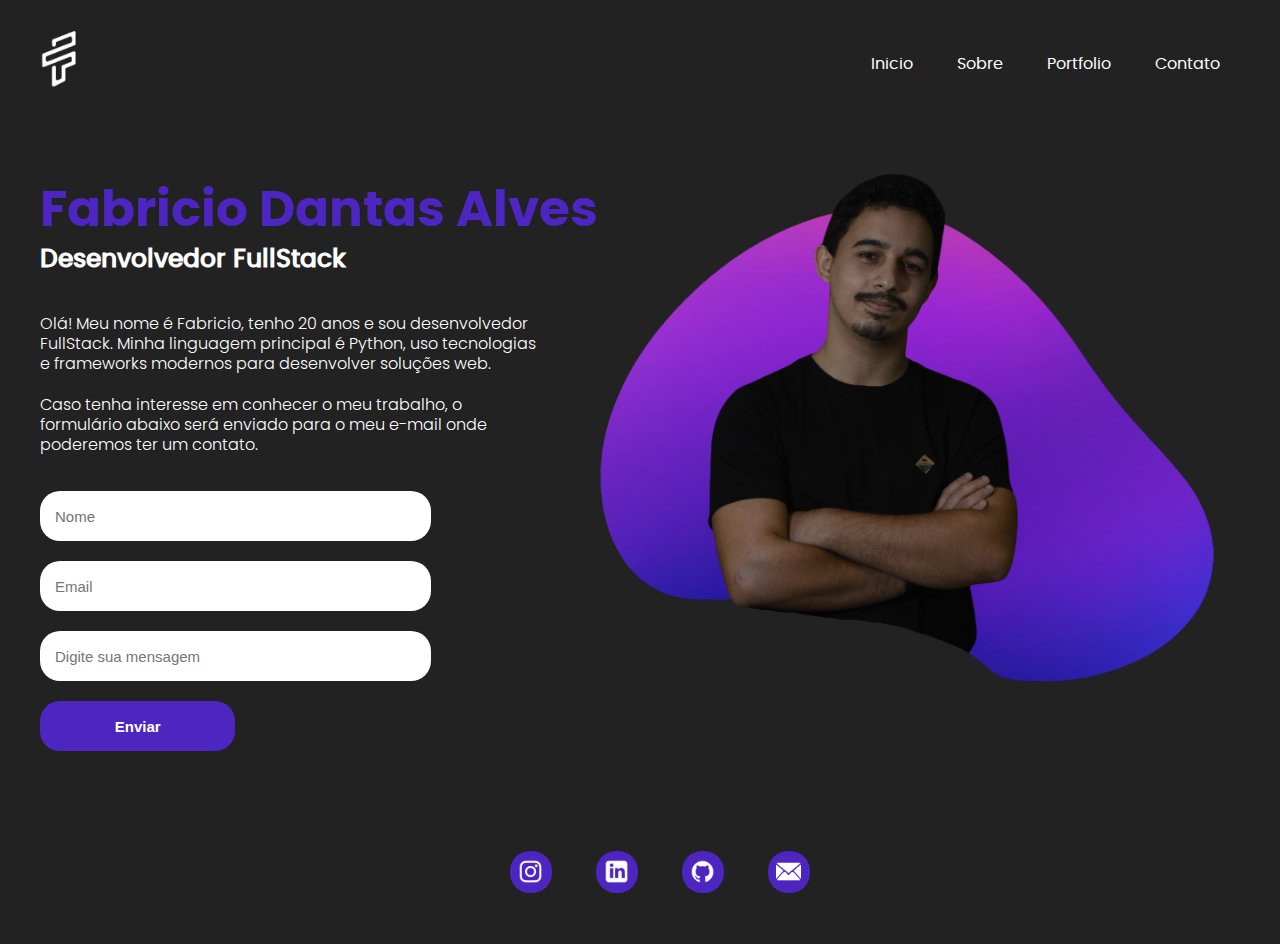
<file: Site Portfolio/index.html>
<!DOCTYPE html>
<html lang="en">
<head>
    <meta charset="UTF-8">
    <meta http-equiv="X-UA-Compatible" content="IE=edge">
    <meta name="viewport" content="width=device-width, initial-scale=1.0">
    <link rel="stylesheet" href="./CSS/style.css">
    <link rel="stylesheet" href="./CSS/fonts.css">
    <link rel="stylesheet" href="./CSS/media.css">
    <title>Fabricio Site</title>
</head>
<body>
    <header>
        <div class="title">
            <img src="./IMG/fabricio.png" alt="">
        </div>

        <ul>
            <a href="#"><li>Inicio</li></a>
            <a href="#"><li>Sobre</li></a>
            <a href="#"><li>Portfolio</li></a>
            <a href="#"><li>Contato</li></a>
        </ul>
    </header>

    <main>
        <aside>
            <h2><span>Fabricio Dantas Alves</span></h2>
            <h1>Desenvolvedor FullStack</h1>
            <h4>Olá! Meu nome é Fabricio, tenho 20 anos e sou desenvolvedor FullStack.
                Minha linguagem principal é Python, uso tecnologias e frameworks modernos para desenvolver soluções web.</h4>
            <p>Caso tenha interesse em conhecer o meu trabalho, o formulário abaixo será enviado para o meu e-mail onde poderemos ter um contato.
            </p>
            <form action="https://api.staticforms.xyz/submit" method="POST">
                <input type="text" name="Nome" placeholder="Nome" required>
                <input type="email" name="Email" placeholder="Email" required>
                <input type="text" name="Mensagem" placeholder="Digite sua mensagem" required>
                <button type="submit">Enviar</button>
                
                <input type="hidden" name="accessKey" value="62766bb9-c398-49b0-96b3-dea821d2eacb">
                <input type="hidden" name="redirectTo" value="http://127.0.0.1:5500/obrigado.html">
            </form>
        </aside>
        <article>
            <img src="./IMG/fabricio back.png" alt="fabricio">
        </article>
    </main>
    <footer class="rodape container">
        <ul class="rodape_social">
            <li><a href="https://www.instagram.com/fabriciodalvess/" class="rodape__midia"><img src="./IMG/instagram.png" alt="Icone do Instagram"></a></li>
            <li><a href="https://www.linkedin.com/in/fabricio-dantas-3bbb14206/" class="rodape__midia"><img src="./IMG/linkedin.png" alt="Icone do Linkedin"></a></li>
            <li><a href="https://github.com/Fabricio0101" class="rodape__midia"><img src="./IMG/github.png" alt="Icone do Github"></a></li>
            <li><a href="malito:fabricio.dantas.0909@gmail.com" target="https://www.gmail.com" class="rodape__midia"><img src="./IMG/envelope.png" alt="Icone do Email"></a></li>
        </ul>
    </footer>
</body>
</html>
</file>
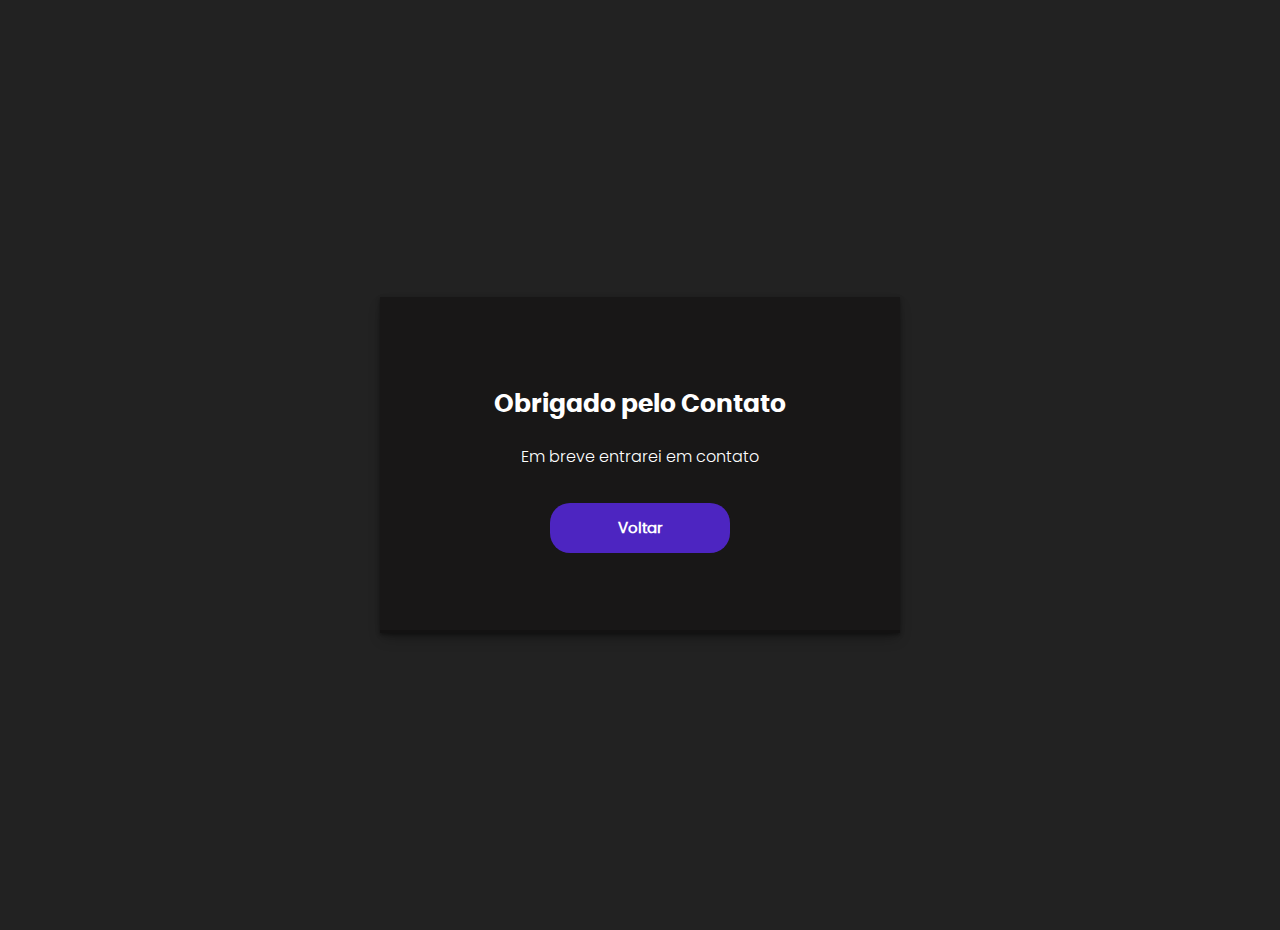
<file: Site Portfolio/obrigado.html>
<!DOCTYPE html>
<html lang="en">
<head>
    <meta charset="UTF-8">
    <meta http-equiv="X-UA-Compatible" content="IE=edge">
    <meta name="viewport" content="width=device-width, initial-scale=1.0">
    <link rel="stylesheet" href="./CSS/style.css">
    <link rel="stylesheet" href="./CSS/fonts.css">
    <link rel="stylesheet" href="./CSS/media.css">
    <title>Email Enviado</title>
</head>
<body class="obrigado">
    <div class="caixa">
        <h1 class="text">Obrigado pelo Contato</h1>
        <p>Em breve entrarei em contato</p>
        <a class="button" href="index.html">Voltar</a>
    </div>
</body>
</html>
</file>
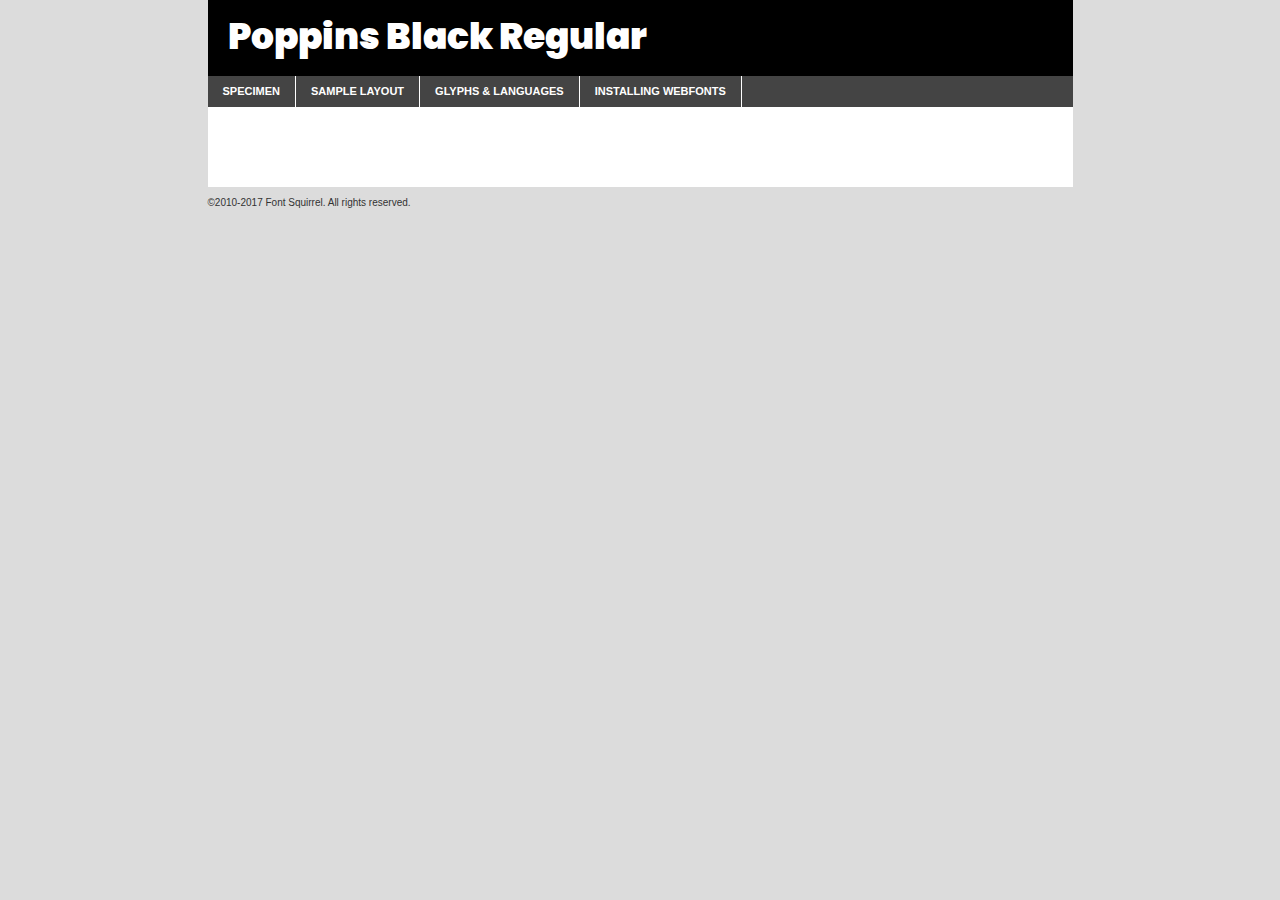
<file: Site Portfolio/FONTS/poppins-black-demo.html>
<!DOCTYPE html PUBLIC "-//W3C//DTD XHTML 1.0 Transitional//EN"
	"http://www.w3.org/TR/xhtml1/DTD/xhtml1-transitional.dtd">

<html xmlns="http://www.w3.org/1999/xhtml" xml:lang="en" lang="en">
<head>
	<meta http-equiv="Content-Type" content="text/html; charset=utf-8" />
	<script src="http://ajax.googleapis.com/ajax/libs/jquery/1.7.2/jquery.min.js" type="text/javascript" charset="utf-8"></script>
	<script type="text/javascript">
	(function($){$.fn.easyTabs=function(option){var param=jQuery.extend({fadeSpeed:"fast",defaultContent:1,activeClass:'active'},option);$(this).each(function(){var thisId="#"+this.id;if(param.defaultContent==''){param.defaultContent=1;}
	if(typeof param.defaultContent=="number")
	{var defaultTab=$(thisId+" .tabs li:eq("+(param.defaultContent-1)+") a").attr('href').substr(1);}else{var defaultTab=param.defaultContent;}
	$(thisId+" .tabs li a").each(function(){var tabToHide=$(this).attr('href').substr(1);$("#"+tabToHide).addClass('easytabs-tab-content');});hideAll();changeContent(defaultTab);function hideAll(){$(thisId+" .easytabs-tab-content").hide();}
	function changeContent(tabId){hideAll();$(thisId+" .tabs li").removeClass(param.activeClass);$(thisId+" .tabs li a[href=#"+tabId+"]").closest('li').addClass(param.activeClass);if(param.fadeSpeed!="none")
	{$(thisId+" #"+tabId).fadeIn(param.fadeSpeed);}else{$(thisId+" #"+tabId).show();}}
	$(thisId+" .tabs li").click(function(){var tabId=$(this).find('a').attr('href').substr(1);changeContent(tabId);return false;});});}})(jQuery);
	</script>
	<link rel="stylesheet" href="specimen_files/specimen_stylesheet.css" type="text/css" charset="utf-8" />
	<link rel="stylesheet" href="stylesheet.css" type="text/css" charset="utf-8" />

	<style type="text/css">
					body{
				font-family: 'poppinsblack';
							}
		</style>

	<title>Poppins Black Regular Specimen</title>
	
	
	<script type="text/javascript" charset="utf-8">
		$(document).ready(function() {
			$('#container').easyTabs({defaultContent:1});
		});
	</script>
</head>

<body>
<div id="container">
	<div id="header">
		Poppins Black Regular	</div>
	<ul class="tabs">
		<li><a href="#specimen">Specimen</a></li>
		<li><a href="#layout">Sample Layout</a></li>
				<li><a href="#glyphs">Glyphs &amp; Languages</a></li>
		<li><a href="#installing">Installing Webfonts</a></li>
		
	</ul>
	
	<div id="main_content">

		
			<div id="specimen">
		
				<div class="section">
					<div class="grid12 firstcol">
						<div class="huge">AaBb</div>
					</div>
				</div>
		
				<div class="section">
					<div class="glyph_range">A&#x200B;B&#x200b;C&#x200b;D&#x200b;E&#x200b;F&#x200b;G&#x200b;H&#x200b;I&#x200b;J&#x200b;K&#x200b;L&#x200b;M&#x200b;N&#x200b;O&#x200b;P&#x200b;Q&#x200b;R&#x200b;S&#x200b;T&#x200b;U&#x200b;V&#x200b;W&#x200b;X&#x200b;Y&#x200b;Z&#x200b;a&#x200b;b&#x200b;c&#x200b;d&#x200b;e&#x200b;f&#x200b;g&#x200b;h&#x200b;i&#x200b;j&#x200b;k&#x200b;l&#x200b;m&#x200b;n&#x200b;o&#x200b;p&#x200b;q&#x200b;r&#x200b;s&#x200b;t&#x200b;u&#x200b;v&#x200b;w&#x200b;x&#x200b;y&#x200b;z&#x200b;1&#x200b;2&#x200b;3&#x200b;4&#x200b;5&#x200b;6&#x200b;7&#x200b;8&#x200b;9&#x200b;0&#x200b;&amp;&#x200b;.&#x200b;,&#x200b;?&#x200b;!&#x200b;&#64;&#x200b;(&#x200b;)&#x200b;#&#x200b;$&#x200b;%&#x200b;*&#x200b;+&#x200b;-&#x200b;=&#x200b;:&#x200b;;</div>
				</div>
				<div class="section">
					<div class="grid12 firstcol">
						<table class="sample_table">
							<tr><td>10</td><td class="size10">abcdefghijklmnopqrstuvwxyzABCDEFGHIJKLMNOPQRSTUVWXYZ0123456789abcdefghijklmnopqrstuvwxyzABCDEFGHIJKLMNOPQRSTUVWXYZ0123456789abcdefghijklmnopqrstuvwxyzABCDEFGHIJKLMNOPQRSTUVWXYZ</td></tr>
							<tr><td>11</td><td class="size11">abcdefghijklmnopqrstuvwxyzABCDEFGHIJKLMNOPQRSTUVWXYZ0123456789abcdefghijklmnopqrstuvwxyzABCDEFGHIJKLMNOPQRSTUVWXYZ0123456789abcdefghijklmnopqrstuvwxyzABCDEFGHIJKLMNOPQRSTUVWXYZ</td></tr>
							<tr><td>12</td><td class="size12">abcdefghijklmnopqrstuvwxyzABCDEFGHIJKLMNOPQRSTUVWXYZ0123456789abcdefghijklmnopqrstuvwxyzABCDEFGHIJKLMNOPQRSTUVWXYZ0123456789abcdefghijklmnopqrstuvwxyzABCDEFGHIJKLMNOPQRSTUVWXYZ</td></tr>
							<tr><td>13</td><td class="size13">abcdefghijklmnopqrstuvwxyzABCDEFGHIJKLMNOPQRSTUVWXYZ0123456789abcdefghijklmnopqrstuvwxyzABCDEFGHIJKLMNOPQRSTUVWXYZ0123456789abcdefghijklmnopqrstuvwxyzABCDEFGHIJKLMNOPQRSTUVWXYZ</td></tr>
							<tr><td>14</td><td class="size14">abcdefghijklmnopqrstuvwxyzABCDEFGHIJKLMNOPQRSTUVWXYZ0123456789abcdefghijklmnopqrstuvwxyzABCDEFGHIJKLMNOPQRSTUVWXYZ0123456789abcdefghijklmnopqrstuvwxyzABCDEFGHIJKLMNOPQRSTUVWXYZ</td></tr>
							<tr><td>16</td><td class="size16">abcdefghijklmnopqrstuvwxyzABCDEFGHIJKLMNOPQRSTUVWXYZ0123456789abcdefghijklmnopqrstuvwxyzABCDEFGHIJKLMNOPQRSTUVWXYZ</td></tr>
							<tr><td>18</td><td class="size18">abcdefghijklmnopqrstuvwxyzABCDEFGHIJKLMNOPQRSTUVWXYZ0123456789abcdefghijklmnopqrstuvwxyzABCDEFGHIJKLMNOPQRSTUVWXYZ</td></tr>
							<tr><td>20</td><td class="size20">abcdefghijklmnopqrstuvwxyzABCDEFGHIJKLMNOPQRSTUVWXYZ0123456789abcdefghijklmnopqrstuvwxyzABCDEFGHIJKLMNOPQRSTUVWXYZ</td></tr>
							<tr><td>24</td><td class="size24">abcdefghijklmnopqrstuvwxyzABCDEFGHIJKLMNOPQRSTUVWXYZ0123456789abcdefghijklmnopqrstuvwxyzABCDEFGHIJKLMNOPQRSTUVWXYZ</td></tr>
							<tr><td>30</td><td class="size30">abcdefghijklmnopqrstuvwxyzABCDEFGHIJKLMNOPQRSTUVWXYZ0123456789abcdefghijklmnopqrstuvwxyzABCDEFGHIJKLMNOPQRSTUVWXYZ</td></tr>
							<tr><td>36</td><td class="size36">abcdefghijklmnopqrstuvwxyzABCDEFGHIJKLMNOPQRSTUVWXYZ0123456789abcdefghijklmnopqrstuvwxyzABCDEFGHIJKLMNOPQRSTUVWXYZ</td></tr>
							<tr><td>48</td><td class="size48">abcdefghijklmnopqrstuvwxyzABCDEFGHIJKLMNOPQRSTUVWXYZ0123456789abcdefghijklmnopqrstuvwxyzABCDEFGHIJKLMNOPQRSTUVWXYZ</td></tr>
							<tr><td>60</td><td class="size60">abcdefghijklmnopqrstuvwxyzABCDEFGHIJKLMNOPQRSTUVWXYZ0123456789abcdefghijklmnopqrstuvwxyzABCDEFGHIJKLMNOPQRSTUVWXYZ</td></tr>
							<tr><td>72</td><td class="size72">abcdefghijklmnopqrstuvwxyzABCDEFGHIJKLMNOPQRSTUVWXYZ0123456789abcdefghijklmnopqrstuvwxyzABCDEFGHIJKLMNOPQRSTUVWXYZ</td></tr>
							<tr><td>90</td><td class="size90">abcdefghijklmnopqrstuvwxyzABCDEFGHIJKLMNOPQRSTUVWXYZ0123456789abcdefghijklmnopqrstuvwxyzABCDEFGHIJKLMNOPQRSTUVWXYZ</td></tr>
						</table>
				
					</div>
			
				</div>
		
		
		
								<div class="section" id="bodycomparison">


										<div id="xheight">
				<div class="fontbody">&#x25FC;&#x25FC;&#x25FC;&#x25FC;&#x25FC;&#x25FC;&#x25FC;&#x25FC;&#x25FC;&#x25FC;&#x25FC;&#x25FC;&#x25FC;&#x25FC;&#x25FC;&#x25FC;&#x25FC;&#x25FC;&#x25FC;&#x25FC;&#x25FC;&#x25FC;&#x25FC;&#x25FC;&#x25FC;&#x25FC;&#x25FC;&#x25FC;&#x25FC;&#x25FC;&#x25FC;&#x25FC;&#x25FC;&#x25FC;&#x25FC;&#x25FC;&#x25FC;&#x25FC;&#x25FC;&#x25FC;&#x25FC;&#x25FC;&#x25FC;&#x25FC;&#x25FC;&#x25FC;&#x25FC;&#x25FC;&#x25FC;&#x25FC;&#x25FC;&#x25FC;&#x25FC;&#x25FC;&#x25FC;&#x25FC;&#x25FC;&#x25FC;&#x25FC;&#x25FC;&#x25FC;&#x25FC;&#x25FC;&#x25FC;&#x25FC;&#x25FC;&#x25FC;&#x25FC;&#x25FC;&#x25FC;&#x25FC;&#x25FC;&#x25FC;&#x25FC;&#x25FC;&#x25FC;&#x25FC;&#x25FC;&#x25FC;&#x25FC;&#x25FC;&#x25FC;&#x25FC;&#x25FC;&#x25FC;&#x25FC;&#x25FC;&#x25FC;&#x25FC;&#x25FC;&#x25FC;&#x25FC;&#x25FC;&#x25FC;&#x25FC;&#x25FC;&#x25FC;&#x25FC;&#x25FC;body</div><div class="arialbody">body</div><div class="verdanabody">body</div><div class="georgiabody">body</div></div>
										<div class="fontbody" style="z-index:1">
											body<span>Poppins Black Regular</span>
										</div>
										<div class="arialbody" style="z-index:1">
											body<span>Arial</span>
										</div>
										<div class="verdanabody" style="z-index:1">
											body<span>Verdana</span>
										</div>
										<div class="georgiabody" style="z-index:1">
											body<span>Georgia</span>
										</div>



								</div>
		
		
				<div class="section psample psample_row1" id="">
					
					<div class="grid2 firstcol">
						<p class="size10"><span>10.</span>Aenean lacinia bibendum nulla sed consectetur. Fusce dapibus, tellus ac cursus commodo, tortor mauris condimentum nibh, ut fermentum massa justo sit amet risus. Nullam id dolor id nibh ultricies vehicula ut id elit. Cum sociis natoque penatibus et magnis dis parturient montes, nascetur ridiculus mus. Nulla vitae elit libero, a pharetra augue.</p>
			
					</div>
					<div class="grid3">
						<p class="size11"><span>11.</span>Aenean lacinia bibendum nulla sed consectetur. Fusce dapibus, tellus ac cursus commodo, tortor mauris condimentum nibh, ut fermentum massa justo sit amet risus. Nullam id dolor id nibh ultricies vehicula ut id elit. Cum sociis natoque penatibus et magnis dis parturient montes, nascetur ridiculus mus. Nulla vitae elit libero, a pharetra augue.</p>
			
					</div>
					<div class="grid3">
						<p class="size12"><span>12.</span>Aenean lacinia bibendum nulla sed consectetur. Fusce dapibus, tellus ac cursus commodo, tortor mauris condimentum nibh, ut fermentum massa justo sit amet risus. Nullam id dolor id nibh ultricies vehicula ut id elit. Cum sociis natoque penatibus et magnis dis parturient montes, nascetur ridiculus mus. Nulla vitae elit libero, a pharetra augue.</p>
			
					</div>
					<div class="grid4">
						<p class="size13"><span>13.</span>Aenean lacinia bibendum nulla sed consectetur. Fusce dapibus, tellus ac cursus commodo, tortor mauris condimentum nibh, ut fermentum massa justo sit amet risus. Nullam id dolor id nibh ultricies vehicula ut id elit. Cum sociis natoque penatibus et magnis dis parturient montes, nascetur ridiculus mus. Nulla vitae elit libero, a pharetra augue.</p>
			
					</div>
					<div class="white_blend"></div>
					
				</div>
				<div class="section psample psample_row2" id="">
					<div class="grid3 firstcol">
						<p class="size14"><span>14.</span>Aenean lacinia bibendum nulla sed consectetur. Fusce dapibus, tellus ac cursus commodo, tortor mauris condimentum nibh, ut fermentum massa justo sit amet risus. Nullam id dolor id nibh ultricies vehicula ut id elit. Cum sociis natoque penatibus et magnis dis parturient montes, nascetur ridiculus mus. Nulla vitae elit libero, a pharetra augue.</p>
			
					</div>
					<div class="grid4">
						<p class="size16"><span>16.</span>Aenean lacinia bibendum nulla sed consectetur. Fusce dapibus, tellus ac cursus commodo, tortor mauris condimentum nibh, ut fermentum massa justo sit amet risus. Nullam id dolor id nibh ultricies vehicula ut id elit. Cum sociis natoque penatibus et magnis dis parturient montes, nascetur ridiculus mus. Nulla vitae elit libero, a pharetra augue.</p>
			
					</div>
					<div class="grid5">
						<p class="size18"><span>18.</span>Aenean lacinia bibendum nulla sed consectetur. Fusce dapibus, tellus ac cursus commodo, tortor mauris condimentum nibh, ut fermentum massa justo sit amet risus. Nullam id dolor id nibh ultricies vehicula ut id elit. Cum sociis natoque penatibus et magnis dis parturient montes, nascetur ridiculus mus. Nulla vitae elit libero, a pharetra augue.</p>
			
					</div>

					<div class="white_blend"></div>

				</div>
				
				<div class="section psample psample_row3" id="">
					<div class="grid5 firstcol">
						<p class="size20"><span>20.</span>Aenean lacinia bibendum nulla sed consectetur. Fusce dapibus, tellus ac cursus commodo, tortor mauris condimentum nibh, ut fermentum massa justo sit amet risus. Nullam id dolor id nibh ultricies vehicula ut id elit. Cum sociis natoque penatibus et magnis dis parturient montes, nascetur ridiculus mus. Nulla vitae elit libero, a pharetra augue.</p>
					</div>
					<div class="grid7">
						<p class="size24"><span>24.</span>Aenean lacinia bibendum nulla sed consectetur. Fusce dapibus, tellus ac cursus commodo, tortor mauris condimentum nibh, ut fermentum massa justo sit amet risus. Nullam id dolor id nibh ultricies vehicula ut id elit. Cum sociis natoque penatibus et magnis dis parturient montes, nascetur ridiculus mus. Nulla vitae elit libero, a pharetra augue.</p>
					</div>
					
					<div class="white_blend"></div>
					
				</div>
				
				<div class="section psample psample_row4" id="">
					<div class="grid12 firstcol">
						<p class="size30"><span>30.</span>Aenean lacinia bibendum nulla sed consectetur. Fusce dapibus, tellus ac cursus commodo, tortor mauris condimentum nibh, ut fermentum massa justo sit amet risus. Nullam id dolor id nibh ultricies vehicula ut id elit. Cum sociis natoque penatibus et magnis dis parturient montes, nascetur ridiculus mus. Nulla vitae elit libero, a pharetra augue.</p>
					</div>
					<div class="white_blend"></div>
					
				</div>
				
				
				
				<div class="section psample psample_row1 fullreverse">
					<div class="grid2 firstcol">
						<p class="size10"><span>10.</span>Aenean lacinia bibendum nulla sed consectetur. Fusce dapibus, tellus ac cursus commodo, tortor mauris condimentum nibh, ut fermentum massa justo sit amet risus. Nullam id dolor id nibh ultricies vehicula ut id elit. Cum sociis natoque penatibus et magnis dis parturient montes, nascetur ridiculus mus. Nulla vitae elit libero, a pharetra augue.</p>
			
					</div>
					<div class="grid3">
						<p class="size11"><span>11.</span>Aenean lacinia bibendum nulla sed consectetur. Fusce dapibus, tellus ac cursus commodo, tortor mauris condimentum nibh, ut fermentum massa justo sit amet risus. Nullam id dolor id nibh ultricies vehicula ut id elit. Cum sociis natoque penatibus et magnis dis parturient montes, nascetur ridiculus mus. Nulla vitae elit libero, a pharetra augue.</p>
			
					</div>
					<div class="grid3">
						<p class="size12"><span>12.</span>Aenean lacinia bibendum nulla sed consectetur. Fusce dapibus, tellus ac cursus commodo, tortor mauris condimentum nibh, ut fermentum massa justo sit amet risus. Nullam id dolor id nibh ultricies vehicula ut id elit. Cum sociis natoque penatibus et magnis dis parturient montes, nascetur ridiculus mus. Nulla vitae elit libero, a pharetra augue.</p>
			
					</div>
					<div class="grid4">
						<p class="size13"><span>13.</span>Aenean lacinia bibendum nulla sed consectetur. Fusce dapibus, tellus ac cursus commodo, tortor mauris condimentum nibh, ut fermentum massa justo sit amet risus. Nullam id dolor id nibh ultricies vehicula ut id elit. Cum sociis natoque penatibus et magnis dis parturient montes, nascetur ridiculus mus. Nulla vitae elit libero, a pharetra augue.</p>
			
					</div>
					<div class="black_blend"></div>
					
				</div>
				
				<div class="section psample psample_row2 fullreverse">
					<div class="grid3 firstcol">
						<p class="size14"><span>14.</span>Aenean lacinia bibendum nulla sed consectetur. Fusce dapibus, tellus ac cursus commodo, tortor mauris condimentum nibh, ut fermentum massa justo sit amet risus. Nullam id dolor id nibh ultricies vehicula ut id elit. Cum sociis natoque penatibus et magnis dis parturient montes, nascetur ridiculus mus. Nulla vitae elit libero, a pharetra augue.</p>
			
					</div>
					<div class="grid4">
						<p class="size16"><span>16.</span>Aenean lacinia bibendum nulla sed consectetur. Fusce dapibus, tellus ac cursus commodo, tortor mauris condimentum nibh, ut fermentum massa justo sit amet risus. Nullam id dolor id nibh ultricies vehicula ut id elit. Cum sociis natoque penatibus et magnis dis parturient montes, nascetur ridiculus mus. Nulla vitae elit libero, a pharetra augue.</p>
			
					</div>
					<div class="grid5">
						<p class="size18"><span>18.</span>Aenean lacinia bibendum nulla sed consectetur. Fusce dapibus, tellus ac cursus commodo, tortor mauris condimentum nibh, ut fermentum massa justo sit amet risus. Nullam id dolor id nibh ultricies vehicula ut id elit. Cum sociis natoque penatibus et magnis dis parturient montes, nascetur ridiculus mus. Nulla vitae elit libero, a pharetra augue.</p>
			
					</div>
					<div class="black_blend"></div>

				</div>
				
				<div class="section psample fullreverse psample_row3" id="">
					<div class="grid5 firstcol">
						<p class="size20"><span>20.</span>Aenean lacinia bibendum nulla sed consectetur. Fusce dapibus, tellus ac cursus commodo, tortor mauris condimentum nibh, ut fermentum massa justo sit amet risus. Nullam id dolor id nibh ultricies vehicula ut id elit. Cum sociis natoque penatibus et magnis dis parturient montes, nascetur ridiculus mus. Nulla vitae elit libero, a pharetra augue.</p>
					</div>
					<div class="grid7">
						<p class="size24"><span>24.</span>Aenean lacinia bibendum nulla sed consectetur. Fusce dapibus, tellus ac cursus commodo, tortor mauris condimentum nibh, ut fermentum massa justo sit amet risus. Nullam id dolor id nibh ultricies vehicula ut id elit. Cum sociis natoque penatibus et magnis dis parturient montes, nascetur ridiculus mus. Nulla vitae elit libero, a pharetra augue.</p>
					</div>
					
					<div class="black_blend"></div>
					
				</div>
				
				<div class="section psample fullreverse psample_row4" id="" style="border-bottom: 20px #000 solid;">
					<div class="grid12 firstcol">
						<p class="size30"><span>30.</span>Aenean lacinia bibendum nulla sed consectetur. Fusce dapibus, tellus ac cursus commodo, tortor mauris condimentum nibh, ut fermentum massa justo sit amet risus. Nullam id dolor id nibh ultricies vehicula ut id elit. Cum sociis natoque penatibus et magnis dis parturient montes, nascetur ridiculus mus. Nulla vitae elit libero, a pharetra augue.</p>
					</div>
					<div class="black_blend"></div>
					
				</div>
				
				
				
				
			</div>
			
			<div id="layout">
				
				<div class="section">
					
					<div class="grid12 firstcol">
						<h1>Lorem Ipsum Dolor</h1>
						<h2>Etiam porta sem malesuada magna mollis euismod</h2>
						
						<p class="byline">By <a href="#link">Aenean Lacinia</a></p>
					</div>
				</div>
				<div class="section">
					<div class="grid8 firstcol">
						<p class="large">Donec sed odio dui. Morbi leo risus, porta ac consectetur ac, vestibulum at eros. Fusce dapibus, tellus ac cursus commodo, tortor mauris condimentum nibh, ut fermentum massa justo sit amet risus. </p>

						
						<h3>Pellentesque ornare sem</h3>

						<p>Maecenas sed diam eget risus varius blandit sit amet non magna. Maecenas faucibus mollis interdum. Donec ullamcorper nulla non metus auctor fringilla. Nullam id dolor id nibh ultricies vehicula ut id elit. Nullam id dolor id nibh ultricies vehicula ut id elit. </p>

						<p>Aenean eu leo quam. Pellentesque ornare sem lacinia quam venenatis vestibulum. Lorem ipsum dolor sit amet, consectetur adipiscing elit. Cum sociis natoque penatibus et magnis dis parturient montes, nascetur ridiculus mus. </p>

						<p>Nulla vitae elit libero, a pharetra augue. Praesent commodo cursus magna, vel scelerisque nisl consectetur et. Aenean lacinia bibendum nulla sed consectetur. </p>

						<p>Nullam quis risus eget urna mollis ornare vel eu leo. Nullam quis risus eget urna mollis ornare vel eu leo. Maecenas sed diam eget risus varius blandit sit amet non magna. Donec ullamcorper nulla non metus auctor fringilla. </p>

						<h3>Cras mattis consectetur</h3>

						<p>Aenean eu leo quam. Pellentesque ornare sem lacinia quam venenatis vestibulum. Aenean lacinia bibendum nulla sed consectetur. Integer posuere erat a ante venenatis dapibus posuere velit aliquet. Cras mattis consectetur purus sit amet fermentum. </p>

						<p>Nullam id dolor id nibh ultricies vehicula ut id elit. Nullam quis risus eget urna mollis ornare vel eu leo. Cras mattis consectetur purus sit amet fermentum.</p>
					</div>
					
					<div class="grid4 sidebar">
						
						<div class="box reverse">
							<p class="last">Nullam quis risus eget urna mollis ornare vel eu leo. Donec ullamcorper nulla non metus auctor fringilla. Cras mattis consectetur purus sit amet fermentum. Sed posuere consectetur est at lobortis. Lorem ipsum dolor sit amet, consectetur adipiscing elit. </p>
						</div>
						
						<p class="caption">Maecenas sed diam eget risus varius.</p>

						<p>Vestibulum id ligula porta felis euismod semper. Integer posuere erat a ante venenatis dapibus posuere velit aliquet. Vestibulum id ligula porta felis euismod semper. Sed posuere consectetur est at lobortis. Maecenas sed diam eget risus varius blandit sit amet non magna. Fusce dapibus, tellus ac cursus commodo, tortor mauris condimentum nibh, ut fermentum massa justo sit amet risus. </p>

					

						<p>Duis mollis, est non commodo luctus, nisi erat porttitor ligula, eget lacinia odio sem nec elit. Aenean lacinia bibendum nulla sed consectetur. Vivamus sagittis lacus vel augue laoreet rutrum faucibus dolor auctor. Aenean lacinia bibendum nulla sed consectetur. Nullam quis risus eget urna mollis ornare vel eu leo. </p>

						<p>Praesent commodo cursus magna, vel scelerisque nisl consectetur et. Donec ullamcorper nulla non metus auctor fringilla. Maecenas faucibus mollis interdum. Fusce dapibus, tellus ac cursus commodo, tortor mauris condimentum nibh, ut fermentum massa justo sit amet risus. </p>

					</div>
				</div>
				
			</div>


			



		<div id="glyphs">
			<div class="section">
				<div class="grid12 firstcol">
			
				<h1>Language Support</h1>
				<p>The subset of Poppins Black Regular in this kit supports the following languages:<br />
			
					Albanian, Basque, Breton, Chamorro, Danish, Dutch, English, Faroese, Finnish, French, Frisian, Galician, German, Icelandic, Italian, Malagasy, Norwegian, Portuguese, Spanish, Alsatian, Aragonese, Arapaho, Arrernte, Asturian, Aymara, Bislama, Cebuano, Corsican, Fijian, French_creole, Genoese, Gilbertese, Greenlandic, Haitian_creole, Hiligaynon, Hmong, Hopi, Ibanag, Iloko_ilokano, Indonesian, Interglossa_glosa, Interlingua, Irish_gaelic, Jerriais, Lojban, Lombard, Luxembourgeois, Manx, Mohawk, Norfolk_pitcairnese, Occitan, Oromo, Pangasinan, Papiamento, Piedmontese, Potawatomi, Rhaeto-romance, Romansh, Rotokas, Sami_lule, Samoan, Sardinian, Scots_gaelic, Seychelles_creole, Shona, Sicilian, Somali, Southern_ndebele, Swahili, Swati_swazi, Tagalog_filipino_pilipino, Tetum, Tok_pisin, Uyghur_latinized, Volapuk, Walloon, Warlpiri, Xhosa, Yapese, Zulu, Latinbasic, Ubasic, Demo				</p>
				<h1>Glyph Chart</h1>
				<p>The subset of Poppins Black Regular in this kit includes all the glyphs listed below. Unicode entities are included above each glyph to help you insert individual characters into your layout.</p>
				<div id="glyph_chart">
			
																														 <div><p>&amp;#13;</p>&#13;</div>
																				 <div><p>&amp;#32;</p>&#32;</div>
																				 <div><p>&amp;#33;</p>&#33;</div>
																				 <div><p>&amp;#34;</p>&#34;</div>
																				 <div><p>&amp;#35;</p>&#35;</div>
																				 <div><p>&amp;#36;</p>&#36;</div>
																				 <div><p>&amp;#37;</p>&#37;</div>
																				 <div><p>&amp;#38;</p>&#38;</div>
																				 <div><p>&amp;#39;</p>&#39;</div>
																				 <div><p>&amp;#40;</p>&#40;</div>
																				 <div><p>&amp;#41;</p>&#41;</div>
																				 <div><p>&amp;#42;</p>&#42;</div>
																				 <div><p>&amp;#43;</p>&#43;</div>
																				 <div><p>&amp;#44;</p>&#44;</div>
																				 <div><p>&amp;#45;</p>&#45;</div>
																				 <div><p>&amp;#46;</p>&#46;</div>
																				 <div><p>&amp;#47;</p>&#47;</div>
																				 <div><p>&amp;#48;</p>&#48;</div>
																				 <div><p>&amp;#49;</p>&#49;</div>
																				 <div><p>&amp;#50;</p>&#50;</div>
																				 <div><p>&amp;#51;</p>&#51;</div>
																				 <div><p>&amp;#52;</p>&#52;</div>
																				 <div><p>&amp;#53;</p>&#53;</div>
																				 <div><p>&amp;#54;</p>&#54;</div>
																				 <div><p>&amp;#55;</p>&#55;</div>
																				 <div><p>&amp;#56;</p>&#56;</div>
																				 <div><p>&amp;#57;</p>&#57;</div>
																				 <div><p>&amp;#58;</p>&#58;</div>
																				 <div><p>&amp;#59;</p>&#59;</div>
																				 <div><p>&amp;#60;</p>&#60;</div>
																				 <div><p>&amp;#61;</p>&#61;</div>
																				 <div><p>&amp;#62;</p>&#62;</div>
																				 <div><p>&amp;#63;</p>&#63;</div>
																				 <div><p>&amp;#64;</p>&#64;</div>
																				 <div><p>&amp;#65;</p>&#65;</div>
																				 <div><p>&amp;#66;</p>&#66;</div>
																				 <div><p>&amp;#67;</p>&#67;</div>
																				 <div><p>&amp;#68;</p>&#68;</div>
																				 <div><p>&amp;#69;</p>&#69;</div>
																				 <div><p>&amp;#70;</p>&#70;</div>
																				 <div><p>&amp;#71;</p>&#71;</div>
																				 <div><p>&amp;#72;</p>&#72;</div>
																				 <div><p>&amp;#73;</p>&#73;</div>
																				 <div><p>&amp;#74;</p>&#74;</div>
																				 <div><p>&amp;#75;</p>&#75;</div>
																				 <div><p>&amp;#76;</p>&#76;</div>
																				 <div><p>&amp;#77;</p>&#77;</div>
																				 <div><p>&amp;#78;</p>&#78;</div>
																				 <div><p>&amp;#79;</p>&#79;</div>
																				 <div><p>&amp;#80;</p>&#80;</div>
																				 <div><p>&amp;#81;</p>&#81;</div>
																				 <div><p>&amp;#82;</p>&#82;</div>
																				 <div><p>&amp;#83;</p>&#83;</div>
																				 <div><p>&amp;#84;</p>&#84;</div>
																				 <div><p>&amp;#85;</p>&#85;</div>
																				 <div><p>&amp;#86;</p>&#86;</div>
																				 <div><p>&amp;#87;</p>&#87;</div>
																				 <div><p>&amp;#88;</p>&#88;</div>
																				 <div><p>&amp;#89;</p>&#89;</div>
																				 <div><p>&amp;#90;</p>&#90;</div>
																				 <div><p>&amp;#91;</p>&#91;</div>
																				 <div><p>&amp;#92;</p>&#92;</div>
																				 <div><p>&amp;#93;</p>&#93;</div>
																				 <div><p>&amp;#94;</p>&#94;</div>
																				 <div><p>&amp;#95;</p>&#95;</div>
																				 <div><p>&amp;#96;</p>&#96;</div>
																				 <div><p>&amp;#97;</p>&#97;</div>
																				 <div><p>&amp;#98;</p>&#98;</div>
																				 <div><p>&amp;#99;</p>&#99;</div>
																				 <div><p>&amp;#100;</p>&#100;</div>
																				 <div><p>&amp;#101;</p>&#101;</div>
																				 <div><p>&amp;#102;</p>&#102;</div>
																				 <div><p>&amp;#103;</p>&#103;</div>
																				 <div><p>&amp;#104;</p>&#104;</div>
																				 <div><p>&amp;#105;</p>&#105;</div>
																				 <div><p>&amp;#106;</p>&#106;</div>
																				 <div><p>&amp;#107;</p>&#107;</div>
																				 <div><p>&amp;#108;</p>&#108;</div>
																				 <div><p>&amp;#109;</p>&#109;</div>
																				 <div><p>&amp;#110;</p>&#110;</div>
																				 <div><p>&amp;#111;</p>&#111;</div>
																				 <div><p>&amp;#112;</p>&#112;</div>
																				 <div><p>&amp;#113;</p>&#113;</div>
																				 <div><p>&amp;#114;</p>&#114;</div>
																				 <div><p>&amp;#115;</p>&#115;</div>
																				 <div><p>&amp;#116;</p>&#116;</div>
																				 <div><p>&amp;#117;</p>&#117;</div>
																				 <div><p>&amp;#118;</p>&#118;</div>
																				 <div><p>&amp;#119;</p>&#119;</div>
																				 <div><p>&amp;#120;</p>&#120;</div>
																				 <div><p>&amp;#121;</p>&#121;</div>
																				 <div><p>&amp;#122;</p>&#122;</div>
																				 <div><p>&amp;#123;</p>&#123;</div>
																				 <div><p>&amp;#124;</p>&#124;</div>
																				 <div><p>&amp;#125;</p>&#125;</div>
																				 <div><p>&amp;#126;</p>&#126;</div>
																				 <div><p>&amp;#160;</p>&#160;</div>
																				 <div><p>&amp;#161;</p>&#161;</div>
																				 <div><p>&amp;#162;</p>&#162;</div>
																				 <div><p>&amp;#163;</p>&#163;</div>
																				 <div><p>&amp;#164;</p>&#164;</div>
																				 <div><p>&amp;#165;</p>&#165;</div>
																				 <div><p>&amp;#166;</p>&#166;</div>
																				 <div><p>&amp;#167;</p>&#167;</div>
																				 <div><p>&amp;#168;</p>&#168;</div>
																				 <div><p>&amp;#169;</p>&#169;</div>
																				 <div><p>&amp;#170;</p>&#170;</div>
																				 <div><p>&amp;#171;</p>&#171;</div>
																				 <div><p>&amp;#172;</p>&#172;</div>
																				 <div><p>&amp;#173;</p>&#173;</div>
																				 <div><p>&amp;#174;</p>&#174;</div>
																				 <div><p>&amp;#175;</p>&#175;</div>
																				 <div><p>&amp;#176;</p>&#176;</div>
																				 <div><p>&amp;#177;</p>&#177;</div>
																				 <div><p>&amp;#178;</p>&#178;</div>
																				 <div><p>&amp;#179;</p>&#179;</div>
																				 <div><p>&amp;#180;</p>&#180;</div>
																				 <div><p>&amp;#181;</p>&#181;</div>
																				 <div><p>&amp;#182;</p>&#182;</div>
																				 <div><p>&amp;#183;</p>&#183;</div>
																				 <div><p>&amp;#184;</p>&#184;</div>
																				 <div><p>&amp;#185;</p>&#185;</div>
																				 <div><p>&amp;#186;</p>&#186;</div>
																				 <div><p>&amp;#187;</p>&#187;</div>
																				 <div><p>&amp;#188;</p>&#188;</div>
																				 <div><p>&amp;#189;</p>&#189;</div>
																				 <div><p>&amp;#190;</p>&#190;</div>
																				 <div><p>&amp;#191;</p>&#191;</div>
																				 <div><p>&amp;#192;</p>&#192;</div>
																				 <div><p>&amp;#193;</p>&#193;</div>
																				 <div><p>&amp;#194;</p>&#194;</div>
																				 <div><p>&amp;#195;</p>&#195;</div>
																				 <div><p>&amp;#196;</p>&#196;</div>
																				 <div><p>&amp;#197;</p>&#197;</div>
																				 <div><p>&amp;#198;</p>&#198;</div>
																				 <div><p>&amp;#199;</p>&#199;</div>
																				 <div><p>&amp;#200;</p>&#200;</div>
																				 <div><p>&amp;#201;</p>&#201;</div>
																				 <div><p>&amp;#202;</p>&#202;</div>
																				 <div><p>&amp;#203;</p>&#203;</div>
																				 <div><p>&amp;#204;</p>&#204;</div>
																				 <div><p>&amp;#205;</p>&#205;</div>
																				 <div><p>&amp;#206;</p>&#206;</div>
																				 <div><p>&amp;#207;</p>&#207;</div>
																				 <div><p>&amp;#208;</p>&#208;</div>
																				 <div><p>&amp;#209;</p>&#209;</div>
																				 <div><p>&amp;#210;</p>&#210;</div>
																				 <div><p>&amp;#211;</p>&#211;</div>
																				 <div><p>&amp;#212;</p>&#212;</div>
																				 <div><p>&amp;#213;</p>&#213;</div>
																				 <div><p>&amp;#214;</p>&#214;</div>
																				 <div><p>&amp;#215;</p>&#215;</div>
																				 <div><p>&amp;#216;</p>&#216;</div>
																				 <div><p>&amp;#217;</p>&#217;</div>
																				 <div><p>&amp;#218;</p>&#218;</div>
																				 <div><p>&amp;#219;</p>&#219;</div>
																				 <div><p>&amp;#220;</p>&#220;</div>
																				 <div><p>&amp;#221;</p>&#221;</div>
																				 <div><p>&amp;#222;</p>&#222;</div>
																				 <div><p>&amp;#223;</p>&#223;</div>
																				 <div><p>&amp;#224;</p>&#224;</div>
																				 <div><p>&amp;#225;</p>&#225;</div>
																				 <div><p>&amp;#226;</p>&#226;</div>
																				 <div><p>&amp;#227;</p>&#227;</div>
																				 <div><p>&amp;#228;</p>&#228;</div>
																				 <div><p>&amp;#229;</p>&#229;</div>
																				 <div><p>&amp;#230;</p>&#230;</div>
																				 <div><p>&amp;#231;</p>&#231;</div>
																				 <div><p>&amp;#232;</p>&#232;</div>
																				 <div><p>&amp;#233;</p>&#233;</div>
																				 <div><p>&amp;#234;</p>&#234;</div>
																				 <div><p>&amp;#235;</p>&#235;</div>
																				 <div><p>&amp;#236;</p>&#236;</div>
																				 <div><p>&amp;#237;</p>&#237;</div>
																				 <div><p>&amp;#238;</p>&#238;</div>
																				 <div><p>&amp;#239;</p>&#239;</div>
																				 <div><p>&amp;#240;</p>&#240;</div>
																				 <div><p>&amp;#241;</p>&#241;</div>
																				 <div><p>&amp;#242;</p>&#242;</div>
																				 <div><p>&amp;#243;</p>&#243;</div>
																				 <div><p>&amp;#244;</p>&#244;</div>
																				 <div><p>&amp;#245;</p>&#245;</div>
																				 <div><p>&amp;#246;</p>&#246;</div>
																				 <div><p>&amp;#247;</p>&#247;</div>
																				 <div><p>&amp;#248;</p>&#248;</div>
																				 <div><p>&amp;#249;</p>&#249;</div>
																				 <div><p>&amp;#250;</p>&#250;</div>
																				 <div><p>&amp;#251;</p>&#251;</div>
																				 <div><p>&amp;#252;</p>&#252;</div>
																				 <div><p>&amp;#253;</p>&#253;</div>
																				 <div><p>&amp;#254;</p>&#254;</div>
																				 <div><p>&amp;#255;</p>&#255;</div>
																				 <div><p>&amp;#338;</p>&#338;</div>
																				 <div><p>&amp;#339;</p>&#339;</div>
																				 <div><p>&amp;#376;</p>&#376;</div>
																				 <div><p>&amp;#710;</p>&#710;</div>
																				 <div><p>&amp;#732;</p>&#732;</div>
																				 <div><p>&amp;#8192;</p>&#8192;</div>
																				 <div><p>&amp;#8193;</p>&#8193;</div>
																				 <div><p>&amp;#8194;</p>&#8194;</div>
																				 <div><p>&amp;#8195;</p>&#8195;</div>
																				 <div><p>&amp;#8196;</p>&#8196;</div>
																				 <div><p>&amp;#8197;</p>&#8197;</div>
																				 <div><p>&amp;#8198;</p>&#8198;</div>
																				 <div><p>&amp;#8199;</p>&#8199;</div>
																				 <div><p>&amp;#8200;</p>&#8200;</div>
																				 <div><p>&amp;#8201;</p>&#8201;</div>
																				 <div><p>&amp;#8202;</p>&#8202;</div>
																				 <div><p>&amp;#8208;</p>&#8208;</div>
																				 <div><p>&amp;#8209;</p>&#8209;</div>
																				 <div><p>&amp;#8210;</p>&#8210;</div>
																				 <div><p>&amp;#8211;</p>&#8211;</div>
																				 <div><p>&amp;#8212;</p>&#8212;</div>
																				 <div><p>&amp;#8216;</p>&#8216;</div>
																				 <div><p>&amp;#8217;</p>&#8217;</div>
																				 <div><p>&amp;#8218;</p>&#8218;</div>
																				 <div><p>&amp;#8220;</p>&#8220;</div>
																				 <div><p>&amp;#8221;</p>&#8221;</div>
																				 <div><p>&amp;#8222;</p>&#8222;</div>
																				 <div><p>&amp;#8226;</p>&#8226;</div>
																				 <div><p>&amp;#8230;</p>&#8230;</div>
																				 <div><p>&amp;#8239;</p>&#8239;</div>
																				 <div><p>&amp;#8249;</p>&#8249;</div>
																				 <div><p>&amp;#8250;</p>&#8250;</div>
																				 <div><p>&amp;#8287;</p>&#8287;</div>
																				 <div><p>&amp;#8364;</p>&#8364;</div>
																				 <div><p>&amp;#8482;</p>&#8482;</div>
																				 <div><p>&amp;#9724;</p>&#9724;</div>
																				 <div><p>&amp;#64257;</p>&#64257;</div>
																				 <div><p>&amp;#64258;</p>&#64258;</div>
																																																</div>	
				</div>
		
		
			</div>
		</div>
		
		
		<div id="specs">
			
		</div>
	
		<div id="installing">
			<div class="section">
				<div class="grid7 firstcol">
					<h1>Installing Webfonts</h1>
					
					<p>Webfonts are supported by all major browser platforms but not all in the same way. There are currently four different font formats that must be included in order to target all browsers. This includes TTF, WOFF, EOT and SVG.</p>
					
					<h2>1. Upload your webfonts</h2>
					<p>You must upload your webfont kit to your website. They should be in or near the same directory as your CSS files.</p>
					
					<h2>2. Include the webfont stylesheet</h2>
					<p>A special CSS @font-face declaration helps the various browsers select the appropriate font it needs without causing you a bunch of headaches. Learn more about this syntax by reading the <a href="https://www.fontspring.com/blog/further-hardening-of-the-bulletproof-syntax">Fontspring blog post</a> about it. The code for it is as follows:</p>


<code>
@font-face{ 
	font-family: 'MyWebFont';
	src: url('WebFont.eot');
	src: url('WebFont.eot?#iefix') format('embedded-opentype'),
	     url('WebFont.woff') format('woff'),
	     url('WebFont.ttf') format('truetype'),
	     url('WebFont.svg#webfont') format('svg');
}
</code>

	<p>We've already gone ahead and generated the code for you. All you have to do is link to the stylesheet in your HTML, like this:</p>
	<code>&lt;link rel=&quot;stylesheet&quot; href=&quot;stylesheet.css&quot; type=&quot;text/css&quot; charset=&quot;utf-8&quot; /&gt;</code>

					<h2>3. Modify your own stylesheet</h2>
					<p>To take advantage of your new fonts, you must tell your stylesheet to use them. Look at the original @font-face declaration above and find the property called "font-family." The name linked there will be what you use to reference the font. Prepend that webfont name to the font stack in the "font-family" property, inside the selector you want to change. For example:</p>
<code>p { font-family: 'WebFont', Arial, sans-serif; }</code>

<h2>4. Test</h2>
<p>Getting webfonts to work cross-browser <em>can</em> be tricky. Use the information in the sidebar to help you if you find that fonts aren't loading in a particular browser.</p>
				</div>
				
				<div class="grid5 sidebar">
					<div class="box">
						<h2>Troubleshooting<br />Font-Face Problems</h2>
						<p>Having trouble getting your webfonts to load in your new website? Here are some tips to sort out what might be the problem.</p>

						<h3>Fonts not showing in any browser</h3>

						<p>This sounds like you need to work on the plumbing. You either did not upload the fonts to the correct directory, or you did not link the fonts properly in the CSS. If you've confirmed that all this is correct and you still have a problem, take a look at your .htaccess file and see if requests are getting intercepted.</p>

						<h3>Fonts not loading in iPhone or iPad</h3>

						<p>The most common problem here is that you are serving the fonts from an IIS server. IIS refuses to serve files that have unknown MIME types. If that is the case, you must set the MIME type for SVG to "image/svg+xml" in the server settings. Follow these instructions from Microsoft if you need help.</p>

						<h3>Fonts not loading in Firefox</h3>

						<p>The primary reason for this failure? You are still using a version Firefox older than 3.5. So upgrade already! If that isn't it, then you are very likely serving fonts from a different domain. Firefox requires that all font assets be served from the same domain. Lastly it is possible that you need to add WOFF to your list of MIME types (if you are serving via IIS.)</p>

						<h3>Fonts not loading in IE</h3>

						<p>Are you looking at Internet Explorer on an actual Windows machine or are you cheating by using a service like Adobe BrowserLab? Many of these screenshot services do not render @font-face for IE. Best to test it on a real machine.</p>

						<h3>Fonts not loading in IE9</h3>

						<p>IE9, like Firefox, requires that fonts be served from the same domain as the website. Make sure that is the case.</p>
					</div>
				</div>
			</div>
			
		</div>
	
	</div>
	<div id="footer">
		<p>&copy;2010-2017 Font Squirrel. All rights reserved.</p>
	</div>
</div>
</body>
</html>
</file>
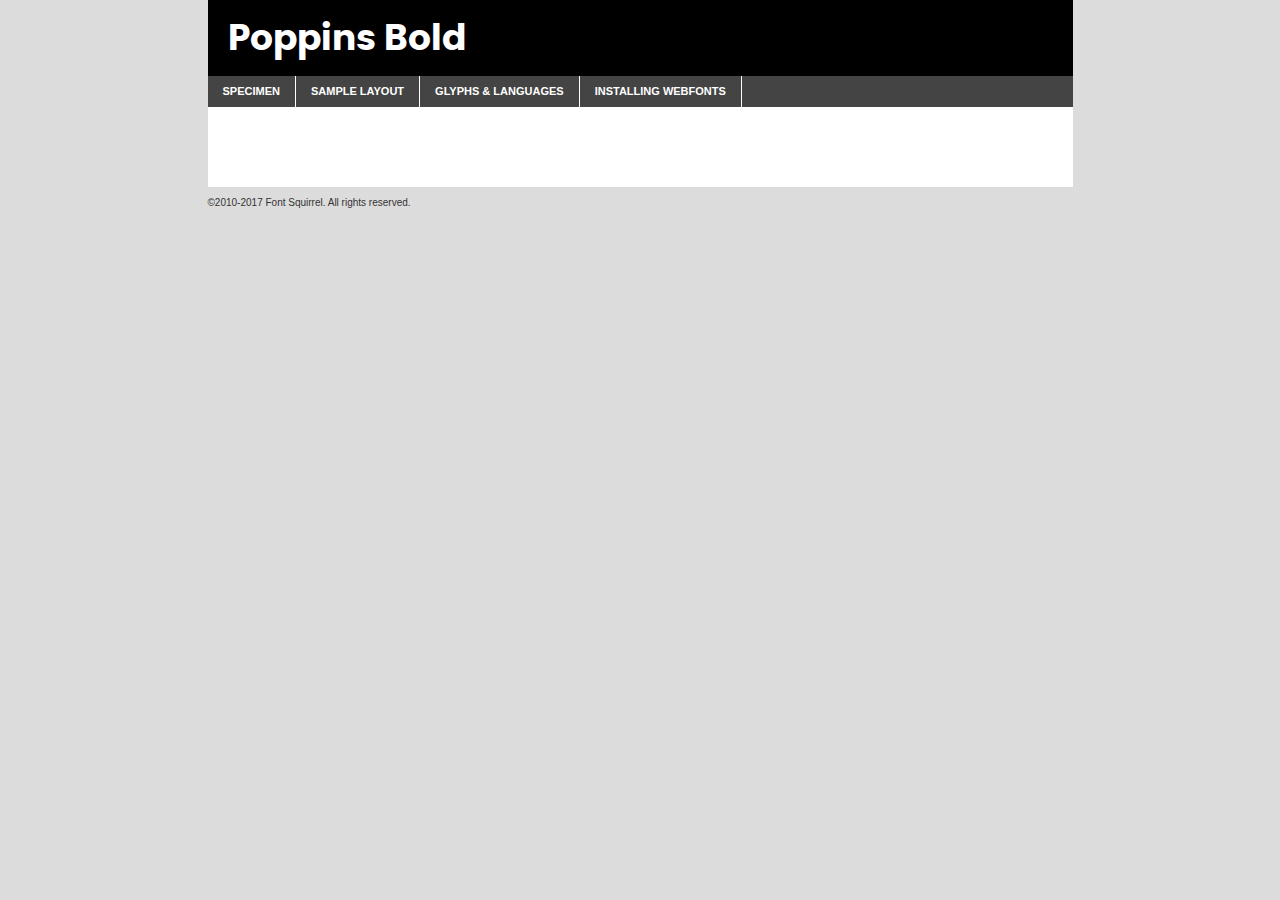
<file: Site Portfolio/FONTS/poppins-bold-demo.html>
<!DOCTYPE html PUBLIC "-//W3C//DTD XHTML 1.0 Transitional//EN"
	"http://www.w3.org/TR/xhtml1/DTD/xhtml1-transitional.dtd">

<html xmlns="http://www.w3.org/1999/xhtml" xml:lang="en" lang="en">
<head>
	<meta http-equiv="Content-Type" content="text/html; charset=utf-8" />
	<script src="http://ajax.googleapis.com/ajax/libs/jquery/1.7.2/jquery.min.js" type="text/javascript" charset="utf-8"></script>
	<script type="text/javascript">
	(function($){$.fn.easyTabs=function(option){var param=jQuery.extend({fadeSpeed:"fast",defaultContent:1,activeClass:'active'},option);$(this).each(function(){var thisId="#"+this.id;if(param.defaultContent==''){param.defaultContent=1;}
	if(typeof param.defaultContent=="number")
	{var defaultTab=$(thisId+" .tabs li:eq("+(param.defaultContent-1)+") a").attr('href').substr(1);}else{var defaultTab=param.defaultContent;}
	$(thisId+" .tabs li a").each(function(){var tabToHide=$(this).attr('href').substr(1);$("#"+tabToHide).addClass('easytabs-tab-content');});hideAll();changeContent(defaultTab);function hideAll(){$(thisId+" .easytabs-tab-content").hide();}
	function changeContent(tabId){hideAll();$(thisId+" .tabs li").removeClass(param.activeClass);$(thisId+" .tabs li a[href=#"+tabId+"]").closest('li').addClass(param.activeClass);if(param.fadeSpeed!="none")
	{$(thisId+" #"+tabId).fadeIn(param.fadeSpeed);}else{$(thisId+" #"+tabId).show();}}
	$(thisId+" .tabs li").click(function(){var tabId=$(this).find('a').attr('href').substr(1);changeContent(tabId);return false;});});}})(jQuery);
	</script>
	<link rel="stylesheet" href="specimen_files/specimen_stylesheet.css" type="text/css" charset="utf-8" />
	<link rel="stylesheet" href="stylesheet.css" type="text/css" charset="utf-8" />

	<style type="text/css">
					body{
				font-family: 'poppinsbold';
							}
		</style>

	<title>Poppins Bold Specimen</title>
	
	
	<script type="text/javascript" charset="utf-8">
		$(document).ready(function() {
			$('#container').easyTabs({defaultContent:1});
		});
	</script>
</head>

<body>
<div id="container">
	<div id="header">
		Poppins Bold	</div>
	<ul class="tabs">
		<li><a href="#specimen">Specimen</a></li>
		<li><a href="#layout">Sample Layout</a></li>
				<li><a href="#glyphs">Glyphs &amp; Languages</a></li>
		<li><a href="#installing">Installing Webfonts</a></li>
		
	</ul>
	
	<div id="main_content">

		
			<div id="specimen">
		
				<div class="section">
					<div class="grid12 firstcol">
						<div class="huge">AaBb</div>
					</div>
				</div>
		
				<div class="section">
					<div class="glyph_range">A&#x200B;B&#x200b;C&#x200b;D&#x200b;E&#x200b;F&#x200b;G&#x200b;H&#x200b;I&#x200b;J&#x200b;K&#x200b;L&#x200b;M&#x200b;N&#x200b;O&#x200b;P&#x200b;Q&#x200b;R&#x200b;S&#x200b;T&#x200b;U&#x200b;V&#x200b;W&#x200b;X&#x200b;Y&#x200b;Z&#x200b;a&#x200b;b&#x200b;c&#x200b;d&#x200b;e&#x200b;f&#x200b;g&#x200b;h&#x200b;i&#x200b;j&#x200b;k&#x200b;l&#x200b;m&#x200b;n&#x200b;o&#x200b;p&#x200b;q&#x200b;r&#x200b;s&#x200b;t&#x200b;u&#x200b;v&#x200b;w&#x200b;x&#x200b;y&#x200b;z&#x200b;1&#x200b;2&#x200b;3&#x200b;4&#x200b;5&#x200b;6&#x200b;7&#x200b;8&#x200b;9&#x200b;0&#x200b;&amp;&#x200b;.&#x200b;,&#x200b;?&#x200b;!&#x200b;&#64;&#x200b;(&#x200b;)&#x200b;#&#x200b;$&#x200b;%&#x200b;*&#x200b;+&#x200b;-&#x200b;=&#x200b;:&#x200b;;</div>
				</div>
				<div class="section">
					<div class="grid12 firstcol">
						<table class="sample_table">
							<tr><td>10</td><td class="size10">abcdefghijklmnopqrstuvwxyzABCDEFGHIJKLMNOPQRSTUVWXYZ0123456789abcdefghijklmnopqrstuvwxyzABCDEFGHIJKLMNOPQRSTUVWXYZ0123456789abcdefghijklmnopqrstuvwxyzABCDEFGHIJKLMNOPQRSTUVWXYZ</td></tr>
							<tr><td>11</td><td class="size11">abcdefghijklmnopqrstuvwxyzABCDEFGHIJKLMNOPQRSTUVWXYZ0123456789abcdefghijklmnopqrstuvwxyzABCDEFGHIJKLMNOPQRSTUVWXYZ0123456789abcdefghijklmnopqrstuvwxyzABCDEFGHIJKLMNOPQRSTUVWXYZ</td></tr>
							<tr><td>12</td><td class="size12">abcdefghijklmnopqrstuvwxyzABCDEFGHIJKLMNOPQRSTUVWXYZ0123456789abcdefghijklmnopqrstuvwxyzABCDEFGHIJKLMNOPQRSTUVWXYZ0123456789abcdefghijklmnopqrstuvwxyzABCDEFGHIJKLMNOPQRSTUVWXYZ</td></tr>
							<tr><td>13</td><td class="size13">abcdefghijklmnopqrstuvwxyzABCDEFGHIJKLMNOPQRSTUVWXYZ0123456789abcdefghijklmnopqrstuvwxyzABCDEFGHIJKLMNOPQRSTUVWXYZ0123456789abcdefghijklmnopqrstuvwxyzABCDEFGHIJKLMNOPQRSTUVWXYZ</td></tr>
							<tr><td>14</td><td class="size14">abcdefghijklmnopqrstuvwxyzABCDEFGHIJKLMNOPQRSTUVWXYZ0123456789abcdefghijklmnopqrstuvwxyzABCDEFGHIJKLMNOPQRSTUVWXYZ0123456789abcdefghijklmnopqrstuvwxyzABCDEFGHIJKLMNOPQRSTUVWXYZ</td></tr>
							<tr><td>16</td><td class="size16">abcdefghijklmnopqrstuvwxyzABCDEFGHIJKLMNOPQRSTUVWXYZ0123456789abcdefghijklmnopqrstuvwxyzABCDEFGHIJKLMNOPQRSTUVWXYZ</td></tr>
							<tr><td>18</td><td class="size18">abcdefghijklmnopqrstuvwxyzABCDEFGHIJKLMNOPQRSTUVWXYZ0123456789abcdefghijklmnopqrstuvwxyzABCDEFGHIJKLMNOPQRSTUVWXYZ</td></tr>
							<tr><td>20</td><td class="size20">abcdefghijklmnopqrstuvwxyzABCDEFGHIJKLMNOPQRSTUVWXYZ0123456789abcdefghijklmnopqrstuvwxyzABCDEFGHIJKLMNOPQRSTUVWXYZ</td></tr>
							<tr><td>24</td><td class="size24">abcdefghijklmnopqrstuvwxyzABCDEFGHIJKLMNOPQRSTUVWXYZ0123456789abcdefghijklmnopqrstuvwxyzABCDEFGHIJKLMNOPQRSTUVWXYZ</td></tr>
							<tr><td>30</td><td class="size30">abcdefghijklmnopqrstuvwxyzABCDEFGHIJKLMNOPQRSTUVWXYZ0123456789abcdefghijklmnopqrstuvwxyzABCDEFGHIJKLMNOPQRSTUVWXYZ</td></tr>
							<tr><td>36</td><td class="size36">abcdefghijklmnopqrstuvwxyzABCDEFGHIJKLMNOPQRSTUVWXYZ0123456789abcdefghijklmnopqrstuvwxyzABCDEFGHIJKLMNOPQRSTUVWXYZ</td></tr>
							<tr><td>48</td><td class="size48">abcdefghijklmnopqrstuvwxyzABCDEFGHIJKLMNOPQRSTUVWXYZ0123456789abcdefghijklmnopqrstuvwxyzABCDEFGHIJKLMNOPQRSTUVWXYZ</td></tr>
							<tr><td>60</td><td class="size60">abcdefghijklmnopqrstuvwxyzABCDEFGHIJKLMNOPQRSTUVWXYZ0123456789abcdefghijklmnopqrstuvwxyzABCDEFGHIJKLMNOPQRSTUVWXYZ</td></tr>
							<tr><td>72</td><td class="size72">abcdefghijklmnopqrstuvwxyzABCDEFGHIJKLMNOPQRSTUVWXYZ0123456789abcdefghijklmnopqrstuvwxyzABCDEFGHIJKLMNOPQRSTUVWXYZ</td></tr>
							<tr><td>90</td><td class="size90">abcdefghijklmnopqrstuvwxyzABCDEFGHIJKLMNOPQRSTUVWXYZ0123456789abcdefghijklmnopqrstuvwxyzABCDEFGHIJKLMNOPQRSTUVWXYZ</td></tr>
						</table>
				
					</div>
			
				</div>
		
		
		
								<div class="section" id="bodycomparison">


										<div id="xheight">
				<div class="fontbody">&#x25FC;&#x25FC;&#x25FC;&#x25FC;&#x25FC;&#x25FC;&#x25FC;&#x25FC;&#x25FC;&#x25FC;&#x25FC;&#x25FC;&#x25FC;&#x25FC;&#x25FC;&#x25FC;&#x25FC;&#x25FC;&#x25FC;&#x25FC;&#x25FC;&#x25FC;&#x25FC;&#x25FC;&#x25FC;&#x25FC;&#x25FC;&#x25FC;&#x25FC;&#x25FC;&#x25FC;&#x25FC;&#x25FC;&#x25FC;&#x25FC;&#x25FC;&#x25FC;&#x25FC;&#x25FC;&#x25FC;&#x25FC;&#x25FC;&#x25FC;&#x25FC;&#x25FC;&#x25FC;&#x25FC;&#x25FC;&#x25FC;&#x25FC;&#x25FC;&#x25FC;&#x25FC;&#x25FC;&#x25FC;&#x25FC;&#x25FC;&#x25FC;&#x25FC;&#x25FC;&#x25FC;&#x25FC;&#x25FC;&#x25FC;&#x25FC;&#x25FC;&#x25FC;&#x25FC;&#x25FC;&#x25FC;&#x25FC;&#x25FC;&#x25FC;&#x25FC;&#x25FC;&#x25FC;&#x25FC;&#x25FC;&#x25FC;&#x25FC;&#x25FC;&#x25FC;&#x25FC;&#x25FC;&#x25FC;&#x25FC;&#x25FC;&#x25FC;&#x25FC;&#x25FC;&#x25FC;&#x25FC;&#x25FC;&#x25FC;&#x25FC;&#x25FC;&#x25FC;&#x25FC;&#x25FC;body</div><div class="arialbody">body</div><div class="verdanabody">body</div><div class="georgiabody">body</div></div>
										<div class="fontbody" style="z-index:1">
											body<span>Poppins Bold</span>
										</div>
										<div class="arialbody" style="z-index:1">
											body<span>Arial</span>
										</div>
										<div class="verdanabody" style="z-index:1">
											body<span>Verdana</span>
										</div>
										<div class="georgiabody" style="z-index:1">
											body<span>Georgia</span>
										</div>



								</div>
		
		
				<div class="section psample psample_row1" id="">
					
					<div class="grid2 firstcol">
						<p class="size10"><span>10.</span>Aenean lacinia bibendum nulla sed consectetur. Fusce dapibus, tellus ac cursus commodo, tortor mauris condimentum nibh, ut fermentum massa justo sit amet risus. Nullam id dolor id nibh ultricies vehicula ut id elit. Cum sociis natoque penatibus et magnis dis parturient montes, nascetur ridiculus mus. Nulla vitae elit libero, a pharetra augue.</p>
			
					</div>
					<div class="grid3">
						<p class="size11"><span>11.</span>Aenean lacinia bibendum nulla sed consectetur. Fusce dapibus, tellus ac cursus commodo, tortor mauris condimentum nibh, ut fermentum massa justo sit amet risus. Nullam id dolor id nibh ultricies vehicula ut id elit. Cum sociis natoque penatibus et magnis dis parturient montes, nascetur ridiculus mus. Nulla vitae elit libero, a pharetra augue.</p>
			
					</div>
					<div class="grid3">
						<p class="size12"><span>12.</span>Aenean lacinia bibendum nulla sed consectetur. Fusce dapibus, tellus ac cursus commodo, tortor mauris condimentum nibh, ut fermentum massa justo sit amet risus. Nullam id dolor id nibh ultricies vehicula ut id elit. Cum sociis natoque penatibus et magnis dis parturient montes, nascetur ridiculus mus. Nulla vitae elit libero, a pharetra augue.</p>
			
					</div>
					<div class="grid4">
						<p class="size13"><span>13.</span>Aenean lacinia bibendum nulla sed consectetur. Fusce dapibus, tellus ac cursus commodo, tortor mauris condimentum nibh, ut fermentum massa justo sit amet risus. Nullam id dolor id nibh ultricies vehicula ut id elit. Cum sociis natoque penatibus et magnis dis parturient montes, nascetur ridiculus mus. Nulla vitae elit libero, a pharetra augue.</p>
			
					</div>
					<div class="white_blend"></div>
					
				</div>
				<div class="section psample psample_row2" id="">
					<div class="grid3 firstcol">
						<p class="size14"><span>14.</span>Aenean lacinia bibendum nulla sed consectetur. Fusce dapibus, tellus ac cursus commodo, tortor mauris condimentum nibh, ut fermentum massa justo sit amet risus. Nullam id dolor id nibh ultricies vehicula ut id elit. Cum sociis natoque penatibus et magnis dis parturient montes, nascetur ridiculus mus. Nulla vitae elit libero, a pharetra augue.</p>
			
					</div>
					<div class="grid4">
						<p class="size16"><span>16.</span>Aenean lacinia bibendum nulla sed consectetur. Fusce dapibus, tellus ac cursus commodo, tortor mauris condimentum nibh, ut fermentum massa justo sit amet risus. Nullam id dolor id nibh ultricies vehicula ut id elit. Cum sociis natoque penatibus et magnis dis parturient montes, nascetur ridiculus mus. Nulla vitae elit libero, a pharetra augue.</p>
			
					</div>
					<div class="grid5">
						<p class="size18"><span>18.</span>Aenean lacinia bibendum nulla sed consectetur. Fusce dapibus, tellus ac cursus commodo, tortor mauris condimentum nibh, ut fermentum massa justo sit amet risus. Nullam id dolor id nibh ultricies vehicula ut id elit. Cum sociis natoque penatibus et magnis dis parturient montes, nascetur ridiculus mus. Nulla vitae elit libero, a pharetra augue.</p>
			
					</div>

					<div class="white_blend"></div>

				</div>
				
				<div class="section psample psample_row3" id="">
					<div class="grid5 firstcol">
						<p class="size20"><span>20.</span>Aenean lacinia bibendum nulla sed consectetur. Fusce dapibus, tellus ac cursus commodo, tortor mauris condimentum nibh, ut fermentum massa justo sit amet risus. Nullam id dolor id nibh ultricies vehicula ut id elit. Cum sociis natoque penatibus et magnis dis parturient montes, nascetur ridiculus mus. Nulla vitae elit libero, a pharetra augue.</p>
					</div>
					<div class="grid7">
						<p class="size24"><span>24.</span>Aenean lacinia bibendum nulla sed consectetur. Fusce dapibus, tellus ac cursus commodo, tortor mauris condimentum nibh, ut fermentum massa justo sit amet risus. Nullam id dolor id nibh ultricies vehicula ut id elit. Cum sociis natoque penatibus et magnis dis parturient montes, nascetur ridiculus mus. Nulla vitae elit libero, a pharetra augue.</p>
					</div>
					
					<div class="white_blend"></div>
					
				</div>
				
				<div class="section psample psample_row4" id="">
					<div class="grid12 firstcol">
						<p class="size30"><span>30.</span>Aenean lacinia bibendum nulla sed consectetur. Fusce dapibus, tellus ac cursus commodo, tortor mauris condimentum nibh, ut fermentum massa justo sit amet risus. Nullam id dolor id nibh ultricies vehicula ut id elit. Cum sociis natoque penatibus et magnis dis parturient montes, nascetur ridiculus mus. Nulla vitae elit libero, a pharetra augue.</p>
					</div>
					<div class="white_blend"></div>
					
				</div>
				
				
				
				<div class="section psample psample_row1 fullreverse">
					<div class="grid2 firstcol">
						<p class="size10"><span>10.</span>Aenean lacinia bibendum nulla sed consectetur. Fusce dapibus, tellus ac cursus commodo, tortor mauris condimentum nibh, ut fermentum massa justo sit amet risus. Nullam id dolor id nibh ultricies vehicula ut id elit. Cum sociis natoque penatibus et magnis dis parturient montes, nascetur ridiculus mus. Nulla vitae elit libero, a pharetra augue.</p>
			
					</div>
					<div class="grid3">
						<p class="size11"><span>11.</span>Aenean lacinia bibendum nulla sed consectetur. Fusce dapibus, tellus ac cursus commodo, tortor mauris condimentum nibh, ut fermentum massa justo sit amet risus. Nullam id dolor id nibh ultricies vehicula ut id elit. Cum sociis natoque penatibus et magnis dis parturient montes, nascetur ridiculus mus. Nulla vitae elit libero, a pharetra augue.</p>
			
					</div>
					<div class="grid3">
						<p class="size12"><span>12.</span>Aenean lacinia bibendum nulla sed consectetur. Fusce dapibus, tellus ac cursus commodo, tortor mauris condimentum nibh, ut fermentum massa justo sit amet risus. Nullam id dolor id nibh ultricies vehicula ut id elit. Cum sociis natoque penatibus et magnis dis parturient montes, nascetur ridiculus mus. Nulla vitae elit libero, a pharetra augue.</p>
			
					</div>
					<div class="grid4">
						<p class="size13"><span>13.</span>Aenean lacinia bibendum nulla sed consectetur. Fusce dapibus, tellus ac cursus commodo, tortor mauris condimentum nibh, ut fermentum massa justo sit amet risus. Nullam id dolor id nibh ultricies vehicula ut id elit. Cum sociis natoque penatibus et magnis dis parturient montes, nascetur ridiculus mus. Nulla vitae elit libero, a pharetra augue.</p>
			
					</div>
					<div class="black_blend"></div>
					
				</div>
				
				<div class="section psample psample_row2 fullreverse">
					<div class="grid3 firstcol">
						<p class="size14"><span>14.</span>Aenean lacinia bibendum nulla sed consectetur. Fusce dapibus, tellus ac cursus commodo, tortor mauris condimentum nibh, ut fermentum massa justo sit amet risus. Nullam id dolor id nibh ultricies vehicula ut id elit. Cum sociis natoque penatibus et magnis dis parturient montes, nascetur ridiculus mus. Nulla vitae elit libero, a pharetra augue.</p>
			
					</div>
					<div class="grid4">
						<p class="size16"><span>16.</span>Aenean lacinia bibendum nulla sed consectetur. Fusce dapibus, tellus ac cursus commodo, tortor mauris condimentum nibh, ut fermentum massa justo sit amet risus. Nullam id dolor id nibh ultricies vehicula ut id elit. Cum sociis natoque penatibus et magnis dis parturient montes, nascetur ridiculus mus. Nulla vitae elit libero, a pharetra augue.</p>
			
					</div>
					<div class="grid5">
						<p class="size18"><span>18.</span>Aenean lacinia bibendum nulla sed consectetur. Fusce dapibus, tellus ac cursus commodo, tortor mauris condimentum nibh, ut fermentum massa justo sit amet risus. Nullam id dolor id nibh ultricies vehicula ut id elit. Cum sociis natoque penatibus et magnis dis parturient montes, nascetur ridiculus mus. Nulla vitae elit libero, a pharetra augue.</p>
			
					</div>
					<div class="black_blend"></div>

				</div>
				
				<div class="section psample fullreverse psample_row3" id="">
					<div class="grid5 firstcol">
						<p class="size20"><span>20.</span>Aenean lacinia bibendum nulla sed consectetur. Fusce dapibus, tellus ac cursus commodo, tortor mauris condimentum nibh, ut fermentum massa justo sit amet risus. Nullam id dolor id nibh ultricies vehicula ut id elit. Cum sociis natoque penatibus et magnis dis parturient montes, nascetur ridiculus mus. Nulla vitae elit libero, a pharetra augue.</p>
					</div>
					<div class="grid7">
						<p class="size24"><span>24.</span>Aenean lacinia bibendum nulla sed consectetur. Fusce dapibus, tellus ac cursus commodo, tortor mauris condimentum nibh, ut fermentum massa justo sit amet risus. Nullam id dolor id nibh ultricies vehicula ut id elit. Cum sociis natoque penatibus et magnis dis parturient montes, nascetur ridiculus mus. Nulla vitae elit libero, a pharetra augue.</p>
					</div>
					
					<div class="black_blend"></div>
					
				</div>
				
				<div class="section psample fullreverse psample_row4" id="" style="border-bottom: 20px #000 solid;">
					<div class="grid12 firstcol">
						<p class="size30"><span>30.</span>Aenean lacinia bibendum nulla sed consectetur. Fusce dapibus, tellus ac cursus commodo, tortor mauris condimentum nibh, ut fermentum massa justo sit amet risus. Nullam id dolor id nibh ultricies vehicula ut id elit. Cum sociis natoque penatibus et magnis dis parturient montes, nascetur ridiculus mus. Nulla vitae elit libero, a pharetra augue.</p>
					</div>
					<div class="black_blend"></div>
					
				</div>
				
				
				
				
			</div>
			
			<div id="layout">
				
				<div class="section">
					
					<div class="grid12 firstcol">
						<h1>Lorem Ipsum Dolor</h1>
						<h2>Etiam porta sem malesuada magna mollis euismod</h2>
						
						<p class="byline">By <a href="#link">Aenean Lacinia</a></p>
					</div>
				</div>
				<div class="section">
					<div class="grid8 firstcol">
						<p class="large">Donec sed odio dui. Morbi leo risus, porta ac consectetur ac, vestibulum at eros. Fusce dapibus, tellus ac cursus commodo, tortor mauris condimentum nibh, ut fermentum massa justo sit amet risus. </p>

						
						<h3>Pellentesque ornare sem</h3>

						<p>Maecenas sed diam eget risus varius blandit sit amet non magna. Maecenas faucibus mollis interdum. Donec ullamcorper nulla non metus auctor fringilla. Nullam id dolor id nibh ultricies vehicula ut id elit. Nullam id dolor id nibh ultricies vehicula ut id elit. </p>

						<p>Aenean eu leo quam. Pellentesque ornare sem lacinia quam venenatis vestibulum. Lorem ipsum dolor sit amet, consectetur adipiscing elit. Cum sociis natoque penatibus et magnis dis parturient montes, nascetur ridiculus mus. </p>

						<p>Nulla vitae elit libero, a pharetra augue. Praesent commodo cursus magna, vel scelerisque nisl consectetur et. Aenean lacinia bibendum nulla sed consectetur. </p>

						<p>Nullam quis risus eget urna mollis ornare vel eu leo. Nullam quis risus eget urna mollis ornare vel eu leo. Maecenas sed diam eget risus varius blandit sit amet non magna. Donec ullamcorper nulla non metus auctor fringilla. </p>

						<h3>Cras mattis consectetur</h3>

						<p>Aenean eu leo quam. Pellentesque ornare sem lacinia quam venenatis vestibulum. Aenean lacinia bibendum nulla sed consectetur. Integer posuere erat a ante venenatis dapibus posuere velit aliquet. Cras mattis consectetur purus sit amet fermentum. </p>

						<p>Nullam id dolor id nibh ultricies vehicula ut id elit. Nullam quis risus eget urna mollis ornare vel eu leo. Cras mattis consectetur purus sit amet fermentum.</p>
					</div>
					
					<div class="grid4 sidebar">
						
						<div class="box reverse">
							<p class="last">Nullam quis risus eget urna mollis ornare vel eu leo. Donec ullamcorper nulla non metus auctor fringilla. Cras mattis consectetur purus sit amet fermentum. Sed posuere consectetur est at lobortis. Lorem ipsum dolor sit amet, consectetur adipiscing elit. </p>
						</div>
						
						<p class="caption">Maecenas sed diam eget risus varius.</p>

						<p>Vestibulum id ligula porta felis euismod semper. Integer posuere erat a ante venenatis dapibus posuere velit aliquet. Vestibulum id ligula porta felis euismod semper. Sed posuere consectetur est at lobortis. Maecenas sed diam eget risus varius blandit sit amet non magna. Fusce dapibus, tellus ac cursus commodo, tortor mauris condimentum nibh, ut fermentum massa justo sit amet risus. </p>

					

						<p>Duis mollis, est non commodo luctus, nisi erat porttitor ligula, eget lacinia odio sem nec elit. Aenean lacinia bibendum nulla sed consectetur. Vivamus sagittis lacus vel augue laoreet rutrum faucibus dolor auctor. Aenean lacinia bibendum nulla sed consectetur. Nullam quis risus eget urna mollis ornare vel eu leo. </p>

						<p>Praesent commodo cursus magna, vel scelerisque nisl consectetur et. Donec ullamcorper nulla non metus auctor fringilla. Maecenas faucibus mollis interdum. Fusce dapibus, tellus ac cursus commodo, tortor mauris condimentum nibh, ut fermentum massa justo sit amet risus. </p>

					</div>
				</div>
				
			</div>


			



		<div id="glyphs">
			<div class="section">
				<div class="grid12 firstcol">
			
				<h1>Language Support</h1>
				<p>The subset of Poppins Bold in this kit supports the following languages:<br />
			
					Albanian, Basque, Breton, Chamorro, Danish, Dutch, English, Faroese, Finnish, French, Frisian, Galician, German, Icelandic, Italian, Malagasy, Norwegian, Portuguese, Spanish, Alsatian, Aragonese, Arapaho, Arrernte, Asturian, Aymara, Bislama, Cebuano, Corsican, Fijian, French_creole, Genoese, Gilbertese, Greenlandic, Haitian_creole, Hiligaynon, Hmong, Hopi, Ibanag, Iloko_ilokano, Indonesian, Interglossa_glosa, Interlingua, Irish_gaelic, Jerriais, Lojban, Lombard, Luxembourgeois, Manx, Mohawk, Norfolk_pitcairnese, Occitan, Oromo, Pangasinan, Papiamento, Piedmontese, Potawatomi, Rhaeto-romance, Romansh, Rotokas, Sami_lule, Samoan, Sardinian, Scots_gaelic, Seychelles_creole, Shona, Sicilian, Somali, Southern_ndebele, Swahili, Swati_swazi, Tagalog_filipino_pilipino, Tetum, Tok_pisin, Uyghur_latinized, Volapuk, Walloon, Warlpiri, Xhosa, Yapese, Zulu, Latinbasic, Ubasic, Demo				</p>
				<h1>Glyph Chart</h1>
				<p>The subset of Poppins Bold in this kit includes all the glyphs listed below. Unicode entities are included above each glyph to help you insert individual characters into your layout.</p>
				<div id="glyph_chart">
			
																														 <div><p>&amp;#13;</p>&#13;</div>
																				 <div><p>&amp;#32;</p>&#32;</div>
																				 <div><p>&amp;#33;</p>&#33;</div>
																				 <div><p>&amp;#34;</p>&#34;</div>
																				 <div><p>&amp;#35;</p>&#35;</div>
																				 <div><p>&amp;#36;</p>&#36;</div>
																				 <div><p>&amp;#37;</p>&#37;</div>
																				 <div><p>&amp;#38;</p>&#38;</div>
																				 <div><p>&amp;#39;</p>&#39;</div>
																				 <div><p>&amp;#40;</p>&#40;</div>
																				 <div><p>&amp;#41;</p>&#41;</div>
																				 <div><p>&amp;#42;</p>&#42;</div>
																				 <div><p>&amp;#43;</p>&#43;</div>
																				 <div><p>&amp;#44;</p>&#44;</div>
																				 <div><p>&amp;#45;</p>&#45;</div>
																				 <div><p>&amp;#46;</p>&#46;</div>
																				 <div><p>&amp;#47;</p>&#47;</div>
																				 <div><p>&amp;#48;</p>&#48;</div>
																				 <div><p>&amp;#49;</p>&#49;</div>
																				 <div><p>&amp;#50;</p>&#50;</div>
																				 <div><p>&amp;#51;</p>&#51;</div>
																				 <div><p>&amp;#52;</p>&#52;</div>
																				 <div><p>&amp;#53;</p>&#53;</div>
																				 <div><p>&amp;#54;</p>&#54;</div>
																				 <div><p>&amp;#55;</p>&#55;</div>
																				 <div><p>&amp;#56;</p>&#56;</div>
																				 <div><p>&amp;#57;</p>&#57;</div>
																				 <div><p>&amp;#58;</p>&#58;</div>
																				 <div><p>&amp;#59;</p>&#59;</div>
																				 <div><p>&amp;#60;</p>&#60;</div>
																				 <div><p>&amp;#61;</p>&#61;</div>
																				 <div><p>&amp;#62;</p>&#62;</div>
																				 <div><p>&amp;#63;</p>&#63;</div>
																				 <div><p>&amp;#64;</p>&#64;</div>
																				 <div><p>&amp;#65;</p>&#65;</div>
																				 <div><p>&amp;#66;</p>&#66;</div>
																				 <div><p>&amp;#67;</p>&#67;</div>
																				 <div><p>&amp;#68;</p>&#68;</div>
																				 <div><p>&amp;#69;</p>&#69;</div>
																				 <div><p>&amp;#70;</p>&#70;</div>
																				 <div><p>&amp;#71;</p>&#71;</div>
																				 <div><p>&amp;#72;</p>&#72;</div>
																				 <div><p>&amp;#73;</p>&#73;</div>
																				 <div><p>&amp;#74;</p>&#74;</div>
																				 <div><p>&amp;#75;</p>&#75;</div>
																				 <div><p>&amp;#76;</p>&#76;</div>
																				 <div><p>&amp;#77;</p>&#77;</div>
																				 <div><p>&amp;#78;</p>&#78;</div>
																				 <div><p>&amp;#79;</p>&#79;</div>
																				 <div><p>&amp;#80;</p>&#80;</div>
																				 <div><p>&amp;#81;</p>&#81;</div>
																				 <div><p>&amp;#82;</p>&#82;</div>
																				 <div><p>&amp;#83;</p>&#83;</div>
																				 <div><p>&amp;#84;</p>&#84;</div>
																				 <div><p>&amp;#85;</p>&#85;</div>
																				 <div><p>&amp;#86;</p>&#86;</div>
																				 <div><p>&amp;#87;</p>&#87;</div>
																				 <div><p>&amp;#88;</p>&#88;</div>
																				 <div><p>&amp;#89;</p>&#89;</div>
																				 <div><p>&amp;#90;</p>&#90;</div>
																				 <div><p>&amp;#91;</p>&#91;</div>
																				 <div><p>&amp;#92;</p>&#92;</div>
																				 <div><p>&amp;#93;</p>&#93;</div>
																				 <div><p>&amp;#94;</p>&#94;</div>
																				 <div><p>&amp;#95;</p>&#95;</div>
																				 <div><p>&amp;#96;</p>&#96;</div>
																				 <div><p>&amp;#97;</p>&#97;</div>
																				 <div><p>&amp;#98;</p>&#98;</div>
																				 <div><p>&amp;#99;</p>&#99;</div>
																				 <div><p>&amp;#100;</p>&#100;</div>
																				 <div><p>&amp;#101;</p>&#101;</div>
																				 <div><p>&amp;#102;</p>&#102;</div>
																				 <div><p>&amp;#103;</p>&#103;</div>
																				 <div><p>&amp;#104;</p>&#104;</div>
																				 <div><p>&amp;#105;</p>&#105;</div>
																				 <div><p>&amp;#106;</p>&#106;</div>
																				 <div><p>&amp;#107;</p>&#107;</div>
																				 <div><p>&amp;#108;</p>&#108;</div>
																				 <div><p>&amp;#109;</p>&#109;</div>
																				 <div><p>&amp;#110;</p>&#110;</div>
																				 <div><p>&amp;#111;</p>&#111;</div>
																				 <div><p>&amp;#112;</p>&#112;</div>
																				 <div><p>&amp;#113;</p>&#113;</div>
																				 <div><p>&amp;#114;</p>&#114;</div>
																				 <div><p>&amp;#115;</p>&#115;</div>
																				 <div><p>&amp;#116;</p>&#116;</div>
																				 <div><p>&amp;#117;</p>&#117;</div>
																				 <div><p>&amp;#118;</p>&#118;</div>
																				 <div><p>&amp;#119;</p>&#119;</div>
																				 <div><p>&amp;#120;</p>&#120;</div>
																				 <div><p>&amp;#121;</p>&#121;</div>
																				 <div><p>&amp;#122;</p>&#122;</div>
																				 <div><p>&amp;#123;</p>&#123;</div>
																				 <div><p>&amp;#124;</p>&#124;</div>
																				 <div><p>&amp;#125;</p>&#125;</div>
																				 <div><p>&amp;#126;</p>&#126;</div>
																				 <div><p>&amp;#160;</p>&#160;</div>
																				 <div><p>&amp;#161;</p>&#161;</div>
																				 <div><p>&amp;#162;</p>&#162;</div>
																				 <div><p>&amp;#163;</p>&#163;</div>
																				 <div><p>&amp;#164;</p>&#164;</div>
																				 <div><p>&amp;#165;</p>&#165;</div>
																				 <div><p>&amp;#166;</p>&#166;</div>
																				 <div><p>&amp;#167;</p>&#167;</div>
																				 <div><p>&amp;#168;</p>&#168;</div>
																				 <div><p>&amp;#169;</p>&#169;</div>
																				 <div><p>&amp;#170;</p>&#170;</div>
																				 <div><p>&amp;#171;</p>&#171;</div>
																				 <div><p>&amp;#172;</p>&#172;</div>
																				 <div><p>&amp;#173;</p>&#173;</div>
																				 <div><p>&amp;#174;</p>&#174;</div>
																				 <div><p>&amp;#175;</p>&#175;</div>
																				 <div><p>&amp;#176;</p>&#176;</div>
																				 <div><p>&amp;#177;</p>&#177;</div>
																				 <div><p>&amp;#178;</p>&#178;</div>
																				 <div><p>&amp;#179;</p>&#179;</div>
																				 <div><p>&amp;#180;</p>&#180;</div>
																				 <div><p>&amp;#181;</p>&#181;</div>
																				 <div><p>&amp;#182;</p>&#182;</div>
																				 <div><p>&amp;#183;</p>&#183;</div>
																				 <div><p>&amp;#184;</p>&#184;</div>
																				 <div><p>&amp;#185;</p>&#185;</div>
																				 <div><p>&amp;#186;</p>&#186;</div>
																				 <div><p>&amp;#187;</p>&#187;</div>
																				 <div><p>&amp;#188;</p>&#188;</div>
																				 <div><p>&amp;#189;</p>&#189;</div>
																				 <div><p>&amp;#190;</p>&#190;</div>
																				 <div><p>&amp;#191;</p>&#191;</div>
																				 <div><p>&amp;#192;</p>&#192;</div>
																				 <div><p>&amp;#193;</p>&#193;</div>
																				 <div><p>&amp;#194;</p>&#194;</div>
																				 <div><p>&amp;#195;</p>&#195;</div>
																				 <div><p>&amp;#196;</p>&#196;</div>
																				 <div><p>&amp;#197;</p>&#197;</div>
																				 <div><p>&amp;#198;</p>&#198;</div>
																				 <div><p>&amp;#199;</p>&#199;</div>
																				 <div><p>&amp;#200;</p>&#200;</div>
																				 <div><p>&amp;#201;</p>&#201;</div>
																				 <div><p>&amp;#202;</p>&#202;</div>
																				 <div><p>&amp;#203;</p>&#203;</div>
																				 <div><p>&amp;#204;</p>&#204;</div>
																				 <div><p>&amp;#205;</p>&#205;</div>
																				 <div><p>&amp;#206;</p>&#206;</div>
																				 <div><p>&amp;#207;</p>&#207;</div>
																				 <div><p>&amp;#208;</p>&#208;</div>
																				 <div><p>&amp;#209;</p>&#209;</div>
																				 <div><p>&amp;#210;</p>&#210;</div>
																				 <div><p>&amp;#211;</p>&#211;</div>
																				 <div><p>&amp;#212;</p>&#212;</div>
																				 <div><p>&amp;#213;</p>&#213;</div>
																				 <div><p>&amp;#214;</p>&#214;</div>
																				 <div><p>&amp;#215;</p>&#215;</div>
																				 <div><p>&amp;#216;</p>&#216;</div>
																				 <div><p>&amp;#217;</p>&#217;</div>
																				 <div><p>&amp;#218;</p>&#218;</div>
																				 <div><p>&amp;#219;</p>&#219;</div>
																				 <div><p>&amp;#220;</p>&#220;</div>
																				 <div><p>&amp;#221;</p>&#221;</div>
																				 <div><p>&amp;#222;</p>&#222;</div>
																				 <div><p>&amp;#223;</p>&#223;</div>
																				 <div><p>&amp;#224;</p>&#224;</div>
																				 <div><p>&amp;#225;</p>&#225;</div>
																				 <div><p>&amp;#226;</p>&#226;</div>
																				 <div><p>&amp;#227;</p>&#227;</div>
																				 <div><p>&amp;#228;</p>&#228;</div>
																				 <div><p>&amp;#229;</p>&#229;</div>
																				 <div><p>&amp;#230;</p>&#230;</div>
																				 <div><p>&amp;#231;</p>&#231;</div>
																				 <div><p>&amp;#232;</p>&#232;</div>
																				 <div><p>&amp;#233;</p>&#233;</div>
																				 <div><p>&amp;#234;</p>&#234;</div>
																				 <div><p>&amp;#235;</p>&#235;</div>
																				 <div><p>&amp;#236;</p>&#236;</div>
																				 <div><p>&amp;#237;</p>&#237;</div>
																				 <div><p>&amp;#238;</p>&#238;</div>
																				 <div><p>&amp;#239;</p>&#239;</div>
																				 <div><p>&amp;#240;</p>&#240;</div>
																				 <div><p>&amp;#241;</p>&#241;</div>
																				 <div><p>&amp;#242;</p>&#242;</div>
																				 <div><p>&amp;#243;</p>&#243;</div>
																				 <div><p>&amp;#244;</p>&#244;</div>
																				 <div><p>&amp;#245;</p>&#245;</div>
																				 <div><p>&amp;#246;</p>&#246;</div>
																				 <div><p>&amp;#247;</p>&#247;</div>
																				 <div><p>&amp;#248;</p>&#248;</div>
																				 <div><p>&amp;#249;</p>&#249;</div>
																				 <div><p>&amp;#250;</p>&#250;</div>
																				 <div><p>&amp;#251;</p>&#251;</div>
																				 <div><p>&amp;#252;</p>&#252;</div>
																				 <div><p>&amp;#253;</p>&#253;</div>
																				 <div><p>&amp;#254;</p>&#254;</div>
																				 <div><p>&amp;#255;</p>&#255;</div>
																				 <div><p>&amp;#338;</p>&#338;</div>
																				 <div><p>&amp;#339;</p>&#339;</div>
																				 <div><p>&amp;#376;</p>&#376;</div>
																				 <div><p>&amp;#710;</p>&#710;</div>
																				 <div><p>&amp;#732;</p>&#732;</div>
																				 <div><p>&amp;#8192;</p>&#8192;</div>
																				 <div><p>&amp;#8193;</p>&#8193;</div>
																				 <div><p>&amp;#8194;</p>&#8194;</div>
																				 <div><p>&amp;#8195;</p>&#8195;</div>
																				 <div><p>&amp;#8196;</p>&#8196;</div>
																				 <div><p>&amp;#8197;</p>&#8197;</div>
																				 <div><p>&amp;#8198;</p>&#8198;</div>
																				 <div><p>&amp;#8199;</p>&#8199;</div>
																				 <div><p>&amp;#8200;</p>&#8200;</div>
																				 <div><p>&amp;#8201;</p>&#8201;</div>
																				 <div><p>&amp;#8202;</p>&#8202;</div>
																				 <div><p>&amp;#8208;</p>&#8208;</div>
																				 <div><p>&amp;#8209;</p>&#8209;</div>
																				 <div><p>&amp;#8210;</p>&#8210;</div>
																				 <div><p>&amp;#8211;</p>&#8211;</div>
																				 <div><p>&amp;#8212;</p>&#8212;</div>
																				 <div><p>&amp;#8216;</p>&#8216;</div>
																				 <div><p>&amp;#8217;</p>&#8217;</div>
																				 <div><p>&amp;#8218;</p>&#8218;</div>
																				 <div><p>&amp;#8220;</p>&#8220;</div>
																				 <div><p>&amp;#8221;</p>&#8221;</div>
																				 <div><p>&amp;#8222;</p>&#8222;</div>
																				 <div><p>&amp;#8226;</p>&#8226;</div>
																				 <div><p>&amp;#8230;</p>&#8230;</div>
																				 <div><p>&amp;#8239;</p>&#8239;</div>
																				 <div><p>&amp;#8249;</p>&#8249;</div>
																				 <div><p>&amp;#8250;</p>&#8250;</div>
																				 <div><p>&amp;#8287;</p>&#8287;</div>
																				 <div><p>&amp;#8364;</p>&#8364;</div>
																				 <div><p>&amp;#8482;</p>&#8482;</div>
																				 <div><p>&amp;#64257;</p>&#64257;</div>
																				 <div><p>&amp;#64258;</p>&#64258;</div>
																																																</div>	
				</div>
		
		
			</div>
		</div>
		
		
		<div id="specs">
			
		</div>
	
		<div id="installing">
			<div class="section">
				<div class="grid7 firstcol">
					<h1>Installing Webfonts</h1>
					
					<p>Webfonts are supported by all major browser platforms but not all in the same way. There are currently four different font formats that must be included in order to target all browsers. This includes TTF, WOFF, EOT and SVG.</p>
					
					<h2>1. Upload your webfonts</h2>
					<p>You must upload your webfont kit to your website. They should be in or near the same directory as your CSS files.</p>
					
					<h2>2. Include the webfont stylesheet</h2>
					<p>A special CSS @font-face declaration helps the various browsers select the appropriate font it needs without causing you a bunch of headaches. Learn more about this syntax by reading the <a href="https://www.fontspring.com/blog/further-hardening-of-the-bulletproof-syntax">Fontspring blog post</a> about it. The code for it is as follows:</p>


<code>
@font-face{ 
	font-family: 'MyWebFont';
	src: url('WebFont.eot');
	src: url('WebFont.eot?#iefix') format('embedded-opentype'),
	     url('WebFont.woff') format('woff'),
	     url('WebFont.ttf') format('truetype'),
	     url('WebFont.svg#webfont') format('svg');
}
</code>

	<p>We've already gone ahead and generated the code for you. All you have to do is link to the stylesheet in your HTML, like this:</p>
	<code>&lt;link rel=&quot;stylesheet&quot; href=&quot;stylesheet.css&quot; type=&quot;text/css&quot; charset=&quot;utf-8&quot; /&gt;</code>

					<h2>3. Modify your own stylesheet</h2>
					<p>To take advantage of your new fonts, you must tell your stylesheet to use them. Look at the original @font-face declaration above and find the property called "font-family." The name linked there will be what you use to reference the font. Prepend that webfont name to the font stack in the "font-family" property, inside the selector you want to change. For example:</p>
<code>p { font-family: 'WebFont', Arial, sans-serif; }</code>

<h2>4. Test</h2>
<p>Getting webfonts to work cross-browser <em>can</em> be tricky. Use the information in the sidebar to help you if you find that fonts aren't loading in a particular browser.</p>
				</div>
				
				<div class="grid5 sidebar">
					<div class="box">
						<h2>Troubleshooting<br />Font-Face Problems</h2>
						<p>Having trouble getting your webfonts to load in your new website? Here are some tips to sort out what might be the problem.</p>

						<h3>Fonts not showing in any browser</h3>

						<p>This sounds like you need to work on the plumbing. You either did not upload the fonts to the correct directory, or you did not link the fonts properly in the CSS. If you've confirmed that all this is correct and you still have a problem, take a look at your .htaccess file and see if requests are getting intercepted.</p>

						<h3>Fonts not loading in iPhone or iPad</h3>

						<p>The most common problem here is that you are serving the fonts from an IIS server. IIS refuses to serve files that have unknown MIME types. If that is the case, you must set the MIME type for SVG to "image/svg+xml" in the server settings. Follow these instructions from Microsoft if you need help.</p>

						<h3>Fonts not loading in Firefox</h3>

						<p>The primary reason for this failure? You are still using a version Firefox older than 3.5. So upgrade already! If that isn't it, then you are very likely serving fonts from a different domain. Firefox requires that all font assets be served from the same domain. Lastly it is possible that you need to add WOFF to your list of MIME types (if you are serving via IIS.)</p>

						<h3>Fonts not loading in IE</h3>

						<p>Are you looking at Internet Explorer on an actual Windows machine or are you cheating by using a service like Adobe BrowserLab? Many of these screenshot services do not render @font-face for IE. Best to test it on a real machine.</p>

						<h3>Fonts not loading in IE9</h3>

						<p>IE9, like Firefox, requires that fonts be served from the same domain as the website. Make sure that is the case.</p>
					</div>
				</div>
			</div>
			
		</div>
	
	</div>
	<div id="footer">
		<p>&copy;2010-2017 Font Squirrel. All rights reserved.</p>
	</div>
</div>
</body>
</html>
</file>
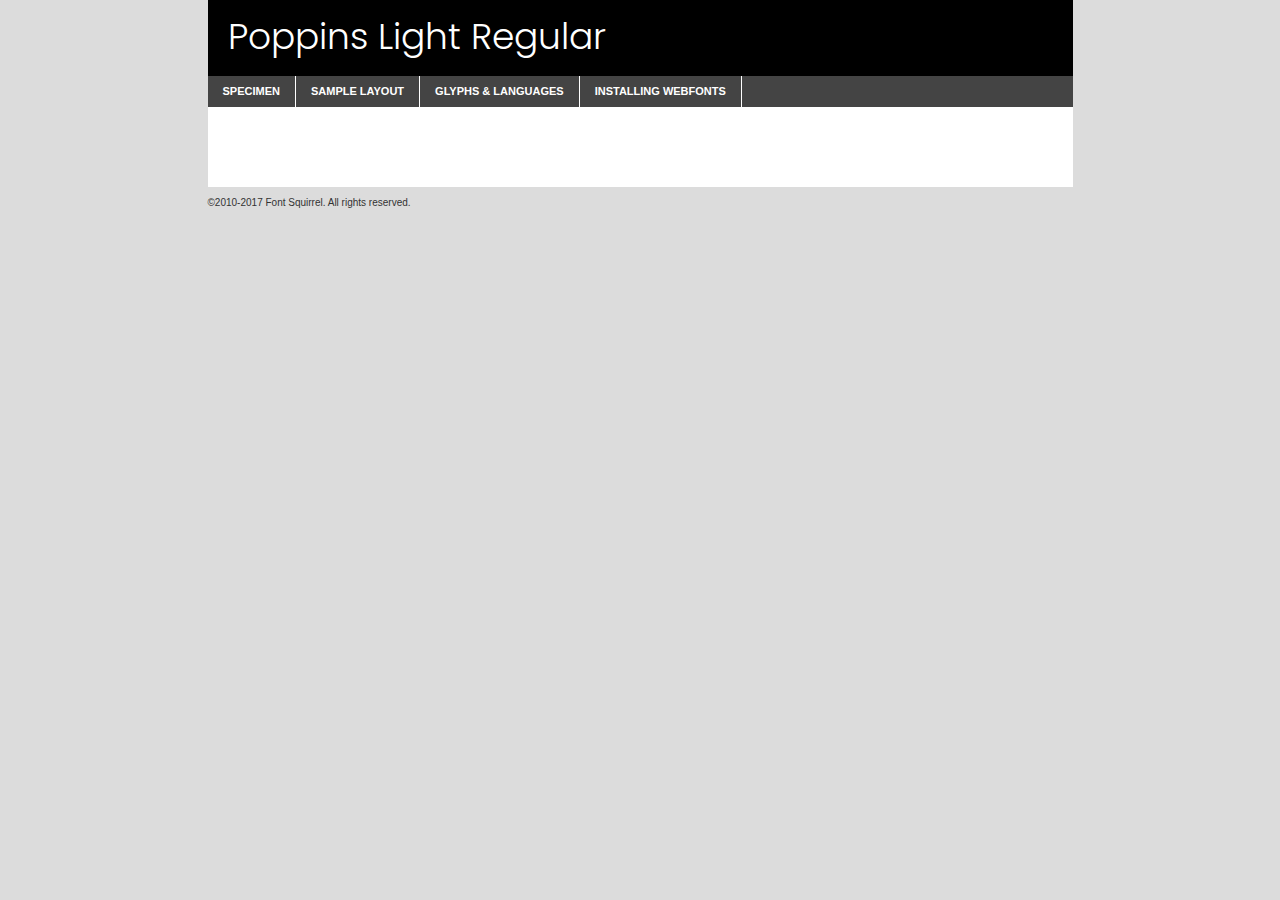
<file: Site Portfolio/FONTS/poppins-light-demo.html>
<!DOCTYPE html PUBLIC "-//W3C//DTD XHTML 1.0 Transitional//EN"
	"http://www.w3.org/TR/xhtml1/DTD/xhtml1-transitional.dtd">

<html xmlns="http://www.w3.org/1999/xhtml" xml:lang="en" lang="en">
<head>
	<meta http-equiv="Content-Type" content="text/html; charset=utf-8" />
	<script src="http://ajax.googleapis.com/ajax/libs/jquery/1.7.2/jquery.min.js" type="text/javascript" charset="utf-8"></script>
	<script type="text/javascript">
	(function($){$.fn.easyTabs=function(option){var param=jQuery.extend({fadeSpeed:"fast",defaultContent:1,activeClass:'active'},option);$(this).each(function(){var thisId="#"+this.id;if(param.defaultContent==''){param.defaultContent=1;}
	if(typeof param.defaultContent=="number")
	{var defaultTab=$(thisId+" .tabs li:eq("+(param.defaultContent-1)+") a").attr('href').substr(1);}else{var defaultTab=param.defaultContent;}
	$(thisId+" .tabs li a").each(function(){var tabToHide=$(this).attr('href').substr(1);$("#"+tabToHide).addClass('easytabs-tab-content');});hideAll();changeContent(defaultTab);function hideAll(){$(thisId+" .easytabs-tab-content").hide();}
	function changeContent(tabId){hideAll();$(thisId+" .tabs li").removeClass(param.activeClass);$(thisId+" .tabs li a[href=#"+tabId+"]").closest('li').addClass(param.activeClass);if(param.fadeSpeed!="none")
	{$(thisId+" #"+tabId).fadeIn(param.fadeSpeed);}else{$(thisId+" #"+tabId).show();}}
	$(thisId+" .tabs li").click(function(){var tabId=$(this).find('a').attr('href').substr(1);changeContent(tabId);return false;});});}})(jQuery);
	</script>
	<link rel="stylesheet" href="specimen_files/specimen_stylesheet.css" type="text/css" charset="utf-8" />
	<link rel="stylesheet" href="stylesheet.css" type="text/css" charset="utf-8" />

	<style type="text/css">
					body{
				font-family: 'poppinslight';
							}
		</style>

	<title>Poppins Light Regular Specimen</title>
	
	
	<script type="text/javascript" charset="utf-8">
		$(document).ready(function() {
			$('#container').easyTabs({defaultContent:1});
		});
	</script>
</head>

<body>
<div id="container">
	<div id="header">
		Poppins Light Regular	</div>
	<ul class="tabs">
		<li><a href="#specimen">Specimen</a></li>
		<li><a href="#layout">Sample Layout</a></li>
				<li><a href="#glyphs">Glyphs &amp; Languages</a></li>
		<li><a href="#installing">Installing Webfonts</a></li>
		
	</ul>
	
	<div id="main_content">

		
			<div id="specimen">
		
				<div class="section">
					<div class="grid12 firstcol">
						<div class="huge">AaBb</div>
					</div>
				</div>
		
				<div class="section">
					<div class="glyph_range">A&#x200B;B&#x200b;C&#x200b;D&#x200b;E&#x200b;F&#x200b;G&#x200b;H&#x200b;I&#x200b;J&#x200b;K&#x200b;L&#x200b;M&#x200b;N&#x200b;O&#x200b;P&#x200b;Q&#x200b;R&#x200b;S&#x200b;T&#x200b;U&#x200b;V&#x200b;W&#x200b;X&#x200b;Y&#x200b;Z&#x200b;a&#x200b;b&#x200b;c&#x200b;d&#x200b;e&#x200b;f&#x200b;g&#x200b;h&#x200b;i&#x200b;j&#x200b;k&#x200b;l&#x200b;m&#x200b;n&#x200b;o&#x200b;p&#x200b;q&#x200b;r&#x200b;s&#x200b;t&#x200b;u&#x200b;v&#x200b;w&#x200b;x&#x200b;y&#x200b;z&#x200b;1&#x200b;2&#x200b;3&#x200b;4&#x200b;5&#x200b;6&#x200b;7&#x200b;8&#x200b;9&#x200b;0&#x200b;&amp;&#x200b;.&#x200b;,&#x200b;?&#x200b;!&#x200b;&#64;&#x200b;(&#x200b;)&#x200b;#&#x200b;$&#x200b;%&#x200b;*&#x200b;+&#x200b;-&#x200b;=&#x200b;:&#x200b;;</div>
				</div>
				<div class="section">
					<div class="grid12 firstcol">
						<table class="sample_table">
							<tr><td>10</td><td class="size10">abcdefghijklmnopqrstuvwxyzABCDEFGHIJKLMNOPQRSTUVWXYZ0123456789abcdefghijklmnopqrstuvwxyzABCDEFGHIJKLMNOPQRSTUVWXYZ0123456789abcdefghijklmnopqrstuvwxyzABCDEFGHIJKLMNOPQRSTUVWXYZ</td></tr>
							<tr><td>11</td><td class="size11">abcdefghijklmnopqrstuvwxyzABCDEFGHIJKLMNOPQRSTUVWXYZ0123456789abcdefghijklmnopqrstuvwxyzABCDEFGHIJKLMNOPQRSTUVWXYZ0123456789abcdefghijklmnopqrstuvwxyzABCDEFGHIJKLMNOPQRSTUVWXYZ</td></tr>
							<tr><td>12</td><td class="size12">abcdefghijklmnopqrstuvwxyzABCDEFGHIJKLMNOPQRSTUVWXYZ0123456789abcdefghijklmnopqrstuvwxyzABCDEFGHIJKLMNOPQRSTUVWXYZ0123456789abcdefghijklmnopqrstuvwxyzABCDEFGHIJKLMNOPQRSTUVWXYZ</td></tr>
							<tr><td>13</td><td class="size13">abcdefghijklmnopqrstuvwxyzABCDEFGHIJKLMNOPQRSTUVWXYZ0123456789abcdefghijklmnopqrstuvwxyzABCDEFGHIJKLMNOPQRSTUVWXYZ0123456789abcdefghijklmnopqrstuvwxyzABCDEFGHIJKLMNOPQRSTUVWXYZ</td></tr>
							<tr><td>14</td><td class="size14">abcdefghijklmnopqrstuvwxyzABCDEFGHIJKLMNOPQRSTUVWXYZ0123456789abcdefghijklmnopqrstuvwxyzABCDEFGHIJKLMNOPQRSTUVWXYZ0123456789abcdefghijklmnopqrstuvwxyzABCDEFGHIJKLMNOPQRSTUVWXYZ</td></tr>
							<tr><td>16</td><td class="size16">abcdefghijklmnopqrstuvwxyzABCDEFGHIJKLMNOPQRSTUVWXYZ0123456789abcdefghijklmnopqrstuvwxyzABCDEFGHIJKLMNOPQRSTUVWXYZ</td></tr>
							<tr><td>18</td><td class="size18">abcdefghijklmnopqrstuvwxyzABCDEFGHIJKLMNOPQRSTUVWXYZ0123456789abcdefghijklmnopqrstuvwxyzABCDEFGHIJKLMNOPQRSTUVWXYZ</td></tr>
							<tr><td>20</td><td class="size20">abcdefghijklmnopqrstuvwxyzABCDEFGHIJKLMNOPQRSTUVWXYZ0123456789abcdefghijklmnopqrstuvwxyzABCDEFGHIJKLMNOPQRSTUVWXYZ</td></tr>
							<tr><td>24</td><td class="size24">abcdefghijklmnopqrstuvwxyzABCDEFGHIJKLMNOPQRSTUVWXYZ0123456789abcdefghijklmnopqrstuvwxyzABCDEFGHIJKLMNOPQRSTUVWXYZ</td></tr>
							<tr><td>30</td><td class="size30">abcdefghijklmnopqrstuvwxyzABCDEFGHIJKLMNOPQRSTUVWXYZ0123456789abcdefghijklmnopqrstuvwxyzABCDEFGHIJKLMNOPQRSTUVWXYZ</td></tr>
							<tr><td>36</td><td class="size36">abcdefghijklmnopqrstuvwxyzABCDEFGHIJKLMNOPQRSTUVWXYZ0123456789abcdefghijklmnopqrstuvwxyzABCDEFGHIJKLMNOPQRSTUVWXYZ</td></tr>
							<tr><td>48</td><td class="size48">abcdefghijklmnopqrstuvwxyzABCDEFGHIJKLMNOPQRSTUVWXYZ0123456789abcdefghijklmnopqrstuvwxyzABCDEFGHIJKLMNOPQRSTUVWXYZ</td></tr>
							<tr><td>60</td><td class="size60">abcdefghijklmnopqrstuvwxyzABCDEFGHIJKLMNOPQRSTUVWXYZ0123456789abcdefghijklmnopqrstuvwxyzABCDEFGHIJKLMNOPQRSTUVWXYZ</td></tr>
							<tr><td>72</td><td class="size72">abcdefghijklmnopqrstuvwxyzABCDEFGHIJKLMNOPQRSTUVWXYZ0123456789abcdefghijklmnopqrstuvwxyzABCDEFGHIJKLMNOPQRSTUVWXYZ</td></tr>
							<tr><td>90</td><td class="size90">abcdefghijklmnopqrstuvwxyzABCDEFGHIJKLMNOPQRSTUVWXYZ0123456789abcdefghijklmnopqrstuvwxyzABCDEFGHIJKLMNOPQRSTUVWXYZ</td></tr>
						</table>
				
					</div>
			
				</div>
		
		
		
								<div class="section" id="bodycomparison">


										<div id="xheight">
				<div class="fontbody">&#x25FC;&#x25FC;&#x25FC;&#x25FC;&#x25FC;&#x25FC;&#x25FC;&#x25FC;&#x25FC;&#x25FC;&#x25FC;&#x25FC;&#x25FC;&#x25FC;&#x25FC;&#x25FC;&#x25FC;&#x25FC;&#x25FC;&#x25FC;&#x25FC;&#x25FC;&#x25FC;&#x25FC;&#x25FC;&#x25FC;&#x25FC;&#x25FC;&#x25FC;&#x25FC;&#x25FC;&#x25FC;&#x25FC;&#x25FC;&#x25FC;&#x25FC;&#x25FC;&#x25FC;&#x25FC;&#x25FC;&#x25FC;&#x25FC;&#x25FC;&#x25FC;&#x25FC;&#x25FC;&#x25FC;&#x25FC;&#x25FC;&#x25FC;&#x25FC;&#x25FC;&#x25FC;&#x25FC;&#x25FC;&#x25FC;&#x25FC;&#x25FC;&#x25FC;&#x25FC;&#x25FC;&#x25FC;&#x25FC;&#x25FC;&#x25FC;&#x25FC;&#x25FC;&#x25FC;&#x25FC;&#x25FC;&#x25FC;&#x25FC;&#x25FC;&#x25FC;&#x25FC;&#x25FC;&#x25FC;&#x25FC;&#x25FC;&#x25FC;&#x25FC;&#x25FC;&#x25FC;&#x25FC;&#x25FC;&#x25FC;&#x25FC;&#x25FC;&#x25FC;&#x25FC;&#x25FC;&#x25FC;&#x25FC;&#x25FC;&#x25FC;&#x25FC;&#x25FC;&#x25FC;&#x25FC;body</div><div class="arialbody">body</div><div class="verdanabody">body</div><div class="georgiabody">body</div></div>
										<div class="fontbody" style="z-index:1">
											body<span>Poppins Light Regular</span>
										</div>
										<div class="arialbody" style="z-index:1">
											body<span>Arial</span>
										</div>
										<div class="verdanabody" style="z-index:1">
											body<span>Verdana</span>
										</div>
										<div class="georgiabody" style="z-index:1">
											body<span>Georgia</span>
										</div>



								</div>
		
		
				<div class="section psample psample_row1" id="">
					
					<div class="grid2 firstcol">
						<p class="size10"><span>10.</span>Aenean lacinia bibendum nulla sed consectetur. Fusce dapibus, tellus ac cursus commodo, tortor mauris condimentum nibh, ut fermentum massa justo sit amet risus. Nullam id dolor id nibh ultricies vehicula ut id elit. Cum sociis natoque penatibus et magnis dis parturient montes, nascetur ridiculus mus. Nulla vitae elit libero, a pharetra augue.</p>
			
					</div>
					<div class="grid3">
						<p class="size11"><span>11.</span>Aenean lacinia bibendum nulla sed consectetur. Fusce dapibus, tellus ac cursus commodo, tortor mauris condimentum nibh, ut fermentum massa justo sit amet risus. Nullam id dolor id nibh ultricies vehicula ut id elit. Cum sociis natoque penatibus et magnis dis parturient montes, nascetur ridiculus mus. Nulla vitae elit libero, a pharetra augue.</p>
			
					</div>
					<div class="grid3">
						<p class="size12"><span>12.</span>Aenean lacinia bibendum nulla sed consectetur. Fusce dapibus, tellus ac cursus commodo, tortor mauris condimentum nibh, ut fermentum massa justo sit amet risus. Nullam id dolor id nibh ultricies vehicula ut id elit. Cum sociis natoque penatibus et magnis dis parturient montes, nascetur ridiculus mus. Nulla vitae elit libero, a pharetra augue.</p>
			
					</div>
					<div class="grid4">
						<p class="size13"><span>13.</span>Aenean lacinia bibendum nulla sed consectetur. Fusce dapibus, tellus ac cursus commodo, tortor mauris condimentum nibh, ut fermentum massa justo sit amet risus. Nullam id dolor id nibh ultricies vehicula ut id elit. Cum sociis natoque penatibus et magnis dis parturient montes, nascetur ridiculus mus. Nulla vitae elit libero, a pharetra augue.</p>
			
					</div>
					<div class="white_blend"></div>
					
				</div>
				<div class="section psample psample_row2" id="">
					<div class="grid3 firstcol">
						<p class="size14"><span>14.</span>Aenean lacinia bibendum nulla sed consectetur. Fusce dapibus, tellus ac cursus commodo, tortor mauris condimentum nibh, ut fermentum massa justo sit amet risus. Nullam id dolor id nibh ultricies vehicula ut id elit. Cum sociis natoque penatibus et magnis dis parturient montes, nascetur ridiculus mus. Nulla vitae elit libero, a pharetra augue.</p>
			
					</div>
					<div class="grid4">
						<p class="size16"><span>16.</span>Aenean lacinia bibendum nulla sed consectetur. Fusce dapibus, tellus ac cursus commodo, tortor mauris condimentum nibh, ut fermentum massa justo sit amet risus. Nullam id dolor id nibh ultricies vehicula ut id elit. Cum sociis natoque penatibus et magnis dis parturient montes, nascetur ridiculus mus. Nulla vitae elit libero, a pharetra augue.</p>
			
					</div>
					<div class="grid5">
						<p class="size18"><span>18.</span>Aenean lacinia bibendum nulla sed consectetur. Fusce dapibus, tellus ac cursus commodo, tortor mauris condimentum nibh, ut fermentum massa justo sit amet risus. Nullam id dolor id nibh ultricies vehicula ut id elit. Cum sociis natoque penatibus et magnis dis parturient montes, nascetur ridiculus mus. Nulla vitae elit libero, a pharetra augue.</p>
			
					</div>

					<div class="white_blend"></div>

				</div>
				
				<div class="section psample psample_row3" id="">
					<div class="grid5 firstcol">
						<p class="size20"><span>20.</span>Aenean lacinia bibendum nulla sed consectetur. Fusce dapibus, tellus ac cursus commodo, tortor mauris condimentum nibh, ut fermentum massa justo sit amet risus. Nullam id dolor id nibh ultricies vehicula ut id elit. Cum sociis natoque penatibus et magnis dis parturient montes, nascetur ridiculus mus. Nulla vitae elit libero, a pharetra augue.</p>
					</div>
					<div class="grid7">
						<p class="size24"><span>24.</span>Aenean lacinia bibendum nulla sed consectetur. Fusce dapibus, tellus ac cursus commodo, tortor mauris condimentum nibh, ut fermentum massa justo sit amet risus. Nullam id dolor id nibh ultricies vehicula ut id elit. Cum sociis natoque penatibus et magnis dis parturient montes, nascetur ridiculus mus. Nulla vitae elit libero, a pharetra augue.</p>
					</div>
					
					<div class="white_blend"></div>
					
				</div>
				
				<div class="section psample psample_row4" id="">
					<div class="grid12 firstcol">
						<p class="size30"><span>30.</span>Aenean lacinia bibendum nulla sed consectetur. Fusce dapibus, tellus ac cursus commodo, tortor mauris condimentum nibh, ut fermentum massa justo sit amet risus. Nullam id dolor id nibh ultricies vehicula ut id elit. Cum sociis natoque penatibus et magnis dis parturient montes, nascetur ridiculus mus. Nulla vitae elit libero, a pharetra augue.</p>
					</div>
					<div class="white_blend"></div>
					
				</div>
				
				
				
				<div class="section psample psample_row1 fullreverse">
					<div class="grid2 firstcol">
						<p class="size10"><span>10.</span>Aenean lacinia bibendum nulla sed consectetur. Fusce dapibus, tellus ac cursus commodo, tortor mauris condimentum nibh, ut fermentum massa justo sit amet risus. Nullam id dolor id nibh ultricies vehicula ut id elit. Cum sociis natoque penatibus et magnis dis parturient montes, nascetur ridiculus mus. Nulla vitae elit libero, a pharetra augue.</p>
			
					</div>
					<div class="grid3">
						<p class="size11"><span>11.</span>Aenean lacinia bibendum nulla sed consectetur. Fusce dapibus, tellus ac cursus commodo, tortor mauris condimentum nibh, ut fermentum massa justo sit amet risus. Nullam id dolor id nibh ultricies vehicula ut id elit. Cum sociis natoque penatibus et magnis dis parturient montes, nascetur ridiculus mus. Nulla vitae elit libero, a pharetra augue.</p>
			
					</div>
					<div class="grid3">
						<p class="size12"><span>12.</span>Aenean lacinia bibendum nulla sed consectetur. Fusce dapibus, tellus ac cursus commodo, tortor mauris condimentum nibh, ut fermentum massa justo sit amet risus. Nullam id dolor id nibh ultricies vehicula ut id elit. Cum sociis natoque penatibus et magnis dis parturient montes, nascetur ridiculus mus. Nulla vitae elit libero, a pharetra augue.</p>
			
					</div>
					<div class="grid4">
						<p class="size13"><span>13.</span>Aenean lacinia bibendum nulla sed consectetur. Fusce dapibus, tellus ac cursus commodo, tortor mauris condimentum nibh, ut fermentum massa justo sit amet risus. Nullam id dolor id nibh ultricies vehicula ut id elit. Cum sociis natoque penatibus et magnis dis parturient montes, nascetur ridiculus mus. Nulla vitae elit libero, a pharetra augue.</p>
			
					</div>
					<div class="black_blend"></div>
					
				</div>
				
				<div class="section psample psample_row2 fullreverse">
					<div class="grid3 firstcol">
						<p class="size14"><span>14.</span>Aenean lacinia bibendum nulla sed consectetur. Fusce dapibus, tellus ac cursus commodo, tortor mauris condimentum nibh, ut fermentum massa justo sit amet risus. Nullam id dolor id nibh ultricies vehicula ut id elit. Cum sociis natoque penatibus et magnis dis parturient montes, nascetur ridiculus mus. Nulla vitae elit libero, a pharetra augue.</p>
			
					</div>
					<div class="grid4">
						<p class="size16"><span>16.</span>Aenean lacinia bibendum nulla sed consectetur. Fusce dapibus, tellus ac cursus commodo, tortor mauris condimentum nibh, ut fermentum massa justo sit amet risus. Nullam id dolor id nibh ultricies vehicula ut id elit. Cum sociis natoque penatibus et magnis dis parturient montes, nascetur ridiculus mus. Nulla vitae elit libero, a pharetra augue.</p>
			
					</div>
					<div class="grid5">
						<p class="size18"><span>18.</span>Aenean lacinia bibendum nulla sed consectetur. Fusce dapibus, tellus ac cursus commodo, tortor mauris condimentum nibh, ut fermentum massa justo sit amet risus. Nullam id dolor id nibh ultricies vehicula ut id elit. Cum sociis natoque penatibus et magnis dis parturient montes, nascetur ridiculus mus. Nulla vitae elit libero, a pharetra augue.</p>
			
					</div>
					<div class="black_blend"></div>

				</div>
				
				<div class="section psample fullreverse psample_row3" id="">
					<div class="grid5 firstcol">
						<p class="size20"><span>20.</span>Aenean lacinia bibendum nulla sed consectetur. Fusce dapibus, tellus ac cursus commodo, tortor mauris condimentum nibh, ut fermentum massa justo sit amet risus. Nullam id dolor id nibh ultricies vehicula ut id elit. Cum sociis natoque penatibus et magnis dis parturient montes, nascetur ridiculus mus. Nulla vitae elit libero, a pharetra augue.</p>
					</div>
					<div class="grid7">
						<p class="size24"><span>24.</span>Aenean lacinia bibendum nulla sed consectetur. Fusce dapibus, tellus ac cursus commodo, tortor mauris condimentum nibh, ut fermentum massa justo sit amet risus. Nullam id dolor id nibh ultricies vehicula ut id elit. Cum sociis natoque penatibus et magnis dis parturient montes, nascetur ridiculus mus. Nulla vitae elit libero, a pharetra augue.</p>
					</div>
					
					<div class="black_blend"></div>
					
				</div>
				
				<div class="section psample fullreverse psample_row4" id="" style="border-bottom: 20px #000 solid;">
					<div class="grid12 firstcol">
						<p class="size30"><span>30.</span>Aenean lacinia bibendum nulla sed consectetur. Fusce dapibus, tellus ac cursus commodo, tortor mauris condimentum nibh, ut fermentum massa justo sit amet risus. Nullam id dolor id nibh ultricies vehicula ut id elit. Cum sociis natoque penatibus et magnis dis parturient montes, nascetur ridiculus mus. Nulla vitae elit libero, a pharetra augue.</p>
					</div>
					<div class="black_blend"></div>
					
				</div>
				
				
				
				
			</div>
			
			<div id="layout">
				
				<div class="section">
					
					<div class="grid12 firstcol">
						<h1>Lorem Ipsum Dolor</h1>
						<h2>Etiam porta sem malesuada magna mollis euismod</h2>
						
						<p class="byline">By <a href="#link">Aenean Lacinia</a></p>
					</div>
				</div>
				<div class="section">
					<div class="grid8 firstcol">
						<p class="large">Donec sed odio dui. Morbi leo risus, porta ac consectetur ac, vestibulum at eros. Fusce dapibus, tellus ac cursus commodo, tortor mauris condimentum nibh, ut fermentum massa justo sit amet risus. </p>

						
						<h3>Pellentesque ornare sem</h3>

						<p>Maecenas sed diam eget risus varius blandit sit amet non magna. Maecenas faucibus mollis interdum. Donec ullamcorper nulla non metus auctor fringilla. Nullam id dolor id nibh ultricies vehicula ut id elit. Nullam id dolor id nibh ultricies vehicula ut id elit. </p>

						<p>Aenean eu leo quam. Pellentesque ornare sem lacinia quam venenatis vestibulum. Lorem ipsum dolor sit amet, consectetur adipiscing elit. Cum sociis natoque penatibus et magnis dis parturient montes, nascetur ridiculus mus. </p>

						<p>Nulla vitae elit libero, a pharetra augue. Praesent commodo cursus magna, vel scelerisque nisl consectetur et. Aenean lacinia bibendum nulla sed consectetur. </p>

						<p>Nullam quis risus eget urna mollis ornare vel eu leo. Nullam quis risus eget urna mollis ornare vel eu leo. Maecenas sed diam eget risus varius blandit sit amet non magna. Donec ullamcorper nulla non metus auctor fringilla. </p>

						<h3>Cras mattis consectetur</h3>

						<p>Aenean eu leo quam. Pellentesque ornare sem lacinia quam venenatis vestibulum. Aenean lacinia bibendum nulla sed consectetur. Integer posuere erat a ante venenatis dapibus posuere velit aliquet. Cras mattis consectetur purus sit amet fermentum. </p>

						<p>Nullam id dolor id nibh ultricies vehicula ut id elit. Nullam quis risus eget urna mollis ornare vel eu leo. Cras mattis consectetur purus sit amet fermentum.</p>
					</div>
					
					<div class="grid4 sidebar">
						
						<div class="box reverse">
							<p class="last">Nullam quis risus eget urna mollis ornare vel eu leo. Donec ullamcorper nulla non metus auctor fringilla. Cras mattis consectetur purus sit amet fermentum. Sed posuere consectetur est at lobortis. Lorem ipsum dolor sit amet, consectetur adipiscing elit. </p>
						</div>
						
						<p class="caption">Maecenas sed diam eget risus varius.</p>

						<p>Vestibulum id ligula porta felis euismod semper. Integer posuere erat a ante venenatis dapibus posuere velit aliquet. Vestibulum id ligula porta felis euismod semper. Sed posuere consectetur est at lobortis. Maecenas sed diam eget risus varius blandit sit amet non magna. Fusce dapibus, tellus ac cursus commodo, tortor mauris condimentum nibh, ut fermentum massa justo sit amet risus. </p>

					

						<p>Duis mollis, est non commodo luctus, nisi erat porttitor ligula, eget lacinia odio sem nec elit. Aenean lacinia bibendum nulla sed consectetur. Vivamus sagittis lacus vel augue laoreet rutrum faucibus dolor auctor. Aenean lacinia bibendum nulla sed consectetur. Nullam quis risus eget urna mollis ornare vel eu leo. </p>

						<p>Praesent commodo cursus magna, vel scelerisque nisl consectetur et. Donec ullamcorper nulla non metus auctor fringilla. Maecenas faucibus mollis interdum. Fusce dapibus, tellus ac cursus commodo, tortor mauris condimentum nibh, ut fermentum massa justo sit amet risus. </p>

					</div>
				</div>
				
			</div>


			



		<div id="glyphs">
			<div class="section">
				<div class="grid12 firstcol">
			
				<h1>Language Support</h1>
				<p>The subset of Poppins Light Regular in this kit supports the following languages:<br />
			
					English, Arrernte, Bislama, Cebuano, Fijian, Gilbertese, Hmong, Ibanag, Iloko_ilokano, Interglossa_glosa, Interlingua, Lojban, Manx, Norfolk_pitcairnese, Oromo, Rotokas, Samoan, Sardinian, Seychelles_creole, Shona, Somali, Southern_ndebele, Swahili, Swati_swazi, Tok_pisin, Warlpiri, Xhosa, Zulu, Latinbasic, Demo				</p>
				<h1>Glyph Chart</h1>
				<p>The subset of Poppins Light Regular in this kit includes all the glyphs listed below. Unicode entities are included above each glyph to help you insert individual characters into your layout.</p>
				<div id="glyph_chart">
			
																														 <div><p>&amp;#13;</p>&#13;</div>
																				 <div><p>&amp;#32;</p>&#32;</div>
																				 <div><p>&amp;#33;</p>&#33;</div>
																				 <div><p>&amp;#34;</p>&#34;</div>
																				 <div><p>&amp;#35;</p>&#35;</div>
																				 <div><p>&amp;#36;</p>&#36;</div>
																				 <div><p>&amp;#37;</p>&#37;</div>
																				 <div><p>&amp;#38;</p>&#38;</div>
																				 <div><p>&amp;#39;</p>&#39;</div>
																				 <div><p>&amp;#40;</p>&#40;</div>
																				 <div><p>&amp;#41;</p>&#41;</div>
																				 <div><p>&amp;#42;</p>&#42;</div>
																				 <div><p>&amp;#43;</p>&#43;</div>
																				 <div><p>&amp;#44;</p>&#44;</div>
																				 <div><p>&amp;#46;</p>&#46;</div>
																				 <div><p>&amp;#47;</p>&#47;</div>
																				 <div><p>&amp;#48;</p>&#48;</div>
																				 <div><p>&amp;#49;</p>&#49;</div>
																				 <div><p>&amp;#50;</p>&#50;</div>
																				 <div><p>&amp;#51;</p>&#51;</div>
																				 <div><p>&amp;#52;</p>&#52;</div>
																				 <div><p>&amp;#53;</p>&#53;</div>
																				 <div><p>&amp;#54;</p>&#54;</div>
																				 <div><p>&amp;#55;</p>&#55;</div>
																				 <div><p>&amp;#56;</p>&#56;</div>
																				 <div><p>&amp;#57;</p>&#57;</div>
																				 <div><p>&amp;#60;</p>&#60;</div>
																				 <div><p>&amp;#61;</p>&#61;</div>
																				 <div><p>&amp;#62;</p>&#62;</div>
																				 <div><p>&amp;#63;</p>&#63;</div>
																				 <div><p>&amp;#64;</p>&#64;</div>
																				 <div><p>&amp;#65;</p>&#65;</div>
																				 <div><p>&amp;#66;</p>&#66;</div>
																				 <div><p>&amp;#67;</p>&#67;</div>
																				 <div><p>&amp;#68;</p>&#68;</div>
																				 <div><p>&amp;#69;</p>&#69;</div>
																				 <div><p>&amp;#70;</p>&#70;</div>
																				 <div><p>&amp;#71;</p>&#71;</div>
																				 <div><p>&amp;#72;</p>&#72;</div>
																				 <div><p>&amp;#73;</p>&#73;</div>
																				 <div><p>&amp;#74;</p>&#74;</div>
																				 <div><p>&amp;#75;</p>&#75;</div>
																				 <div><p>&amp;#76;</p>&#76;</div>
																				 <div><p>&amp;#77;</p>&#77;</div>
																				 <div><p>&amp;#78;</p>&#78;</div>
																				 <div><p>&amp;#79;</p>&#79;</div>
																				 <div><p>&amp;#80;</p>&#80;</div>
																				 <div><p>&amp;#81;</p>&#81;</div>
																				 <div><p>&amp;#82;</p>&#82;</div>
																				 <div><p>&amp;#83;</p>&#83;</div>
																				 <div><p>&amp;#84;</p>&#84;</div>
																				 <div><p>&amp;#85;</p>&#85;</div>
																				 <div><p>&amp;#86;</p>&#86;</div>
																				 <div><p>&amp;#87;</p>&#87;</div>
																				 <div><p>&amp;#88;</p>&#88;</div>
																				 <div><p>&amp;#89;</p>&#89;</div>
																				 <div><p>&amp;#90;</p>&#90;</div>
																				 <div><p>&amp;#91;</p>&#91;</div>
																				 <div><p>&amp;#92;</p>&#92;</div>
																				 <div><p>&amp;#93;</p>&#93;</div>
																				 <div><p>&amp;#94;</p>&#94;</div>
																				 <div><p>&amp;#95;</p>&#95;</div>
																				 <div><p>&amp;#96;</p>&#96;</div>
																				 <div><p>&amp;#97;</p>&#97;</div>
																				 <div><p>&amp;#98;</p>&#98;</div>
																				 <div><p>&amp;#99;</p>&#99;</div>
																				 <div><p>&amp;#100;</p>&#100;</div>
																				 <div><p>&amp;#101;</p>&#101;</div>
																				 <div><p>&amp;#102;</p>&#102;</div>
																				 <div><p>&amp;#103;</p>&#103;</div>
																				 <div><p>&amp;#104;</p>&#104;</div>
																				 <div><p>&amp;#105;</p>&#105;</div>
																				 <div><p>&amp;#106;</p>&#106;</div>
																				 <div><p>&amp;#107;</p>&#107;</div>
																				 <div><p>&amp;#108;</p>&#108;</div>
																				 <div><p>&amp;#109;</p>&#109;</div>
																				 <div><p>&amp;#110;</p>&#110;</div>
																				 <div><p>&amp;#111;</p>&#111;</div>
																				 <div><p>&amp;#112;</p>&#112;</div>
																				 <div><p>&amp;#113;</p>&#113;</div>
																				 <div><p>&amp;#114;</p>&#114;</div>
																				 <div><p>&amp;#115;</p>&#115;</div>
																				 <div><p>&amp;#116;</p>&#116;</div>
																				 <div><p>&amp;#117;</p>&#117;</div>
																				 <div><p>&amp;#118;</p>&#118;</div>
																				 <div><p>&amp;#119;</p>&#119;</div>
																				 <div><p>&amp;#120;</p>&#120;</div>
																				 <div><p>&amp;#121;</p>&#121;</div>
																				 <div><p>&amp;#122;</p>&#122;</div>
																				 <div><p>&amp;#123;</p>&#123;</div>
																				 <div><p>&amp;#124;</p>&#124;</div>
																				 <div><p>&amp;#125;</p>&#125;</div>
																				 <div><p>&amp;#126;</p>&#126;</div>
																				 <div><p>&amp;#160;</p>&#160;</div>
																				 <div><p>&amp;#161;</p>&#161;</div>
																				 <div><p>&amp;#162;</p>&#162;</div>
																				 <div><p>&amp;#163;</p>&#163;</div>
																				 <div><p>&amp;#164;</p>&#164;</div>
																				 <div><p>&amp;#165;</p>&#165;</div>
																				 <div><p>&amp;#166;</p>&#166;</div>
																				 <div><p>&amp;#167;</p>&#167;</div>
																				 <div><p>&amp;#168;</p>&#168;</div>
																				 <div><p>&amp;#169;</p>&#169;</div>
																				 <div><p>&amp;#170;</p>&#170;</div>
																				 <div><p>&amp;#171;</p>&#171;</div>
																				 <div><p>&amp;#172;</p>&#172;</div>
																				 <div><p>&amp;#174;</p>&#174;</div>
																				 <div><p>&amp;#175;</p>&#175;</div>
																				 <div><p>&amp;#176;</p>&#176;</div>
																				 <div><p>&amp;#177;</p>&#177;</div>
																				 <div><p>&amp;#178;</p>&#178;</div>
																				 <div><p>&amp;#179;</p>&#179;</div>
																				 <div><p>&amp;#180;</p>&#180;</div>
																				 <div><p>&amp;#181;</p>&#181;</div>
																				 <div><p>&amp;#182;</p>&#182;</div>
																				 <div><p>&amp;#184;</p>&#184;</div>
																				 <div><p>&amp;#185;</p>&#185;</div>
																				 <div><p>&amp;#186;</p>&#186;</div>
																				 <div><p>&amp;#187;</p>&#187;</div>
																				 <div><p>&amp;#188;</p>&#188;</div>
																				 <div><p>&amp;#189;</p>&#189;</div>
																				 <div><p>&amp;#190;</p>&#190;</div>
																				 <div><p>&amp;#191;</p>&#191;</div>
																				 <div><p>&amp;#198;</p>&#198;</div>
																				 <div><p>&amp;#199;</p>&#199;</div>
																				 <div><p>&amp;#208;</p>&#208;</div>
																				 <div><p>&amp;#215;</p>&#215;</div>
																				 <div><p>&amp;#216;</p>&#216;</div>
																				 <div><p>&amp;#222;</p>&#222;</div>
																				 <div><p>&amp;#223;</p>&#223;</div>
																				 <div><p>&amp;#230;</p>&#230;</div>
																				 <div><p>&amp;#231;</p>&#231;</div>
																				 <div><p>&amp;#240;</p>&#240;</div>
																				 <div><p>&amp;#247;</p>&#247;</div>
																				 <div><p>&amp;#248;</p>&#248;</div>
																				 <div><p>&amp;#254;</p>&#254;</div>
																				 <div><p>&amp;#305;</p>&#305;</div>
																				 <div><p>&amp;#338;</p>&#338;</div>
																				 <div><p>&amp;#339;</p>&#339;</div>
																				 <div><p>&amp;#710;</p>&#710;</div>
																				 <div><p>&amp;#730;</p>&#730;</div>
																				 <div><p>&amp;#732;</p>&#732;</div>
																				 <div><p>&amp;#8192;</p>&#8192;</div>
																				 <div><p>&amp;#8193;</p>&#8193;</div>
																				 <div><p>&amp;#8194;</p>&#8194;</div>
																				 <div><p>&amp;#8195;</p>&#8195;</div>
																				 <div><p>&amp;#8196;</p>&#8196;</div>
																				 <div><p>&amp;#8197;</p>&#8197;</div>
																				 <div><p>&amp;#8198;</p>&#8198;</div>
																				 <div><p>&amp;#8199;</p>&#8199;</div>
																				 <div><p>&amp;#8200;</p>&#8200;</div>
																				 <div><p>&amp;#8201;</p>&#8201;</div>
																				 <div><p>&amp;#8202;</p>&#8202;</div>
																				 <div><p>&amp;#8211;</p>&#8211;</div>
																				 <div><p>&amp;#8212;</p>&#8212;</div>
																				 <div><p>&amp;#8216;</p>&#8216;</div>
																				 <div><p>&amp;#8217;</p>&#8217;</div>
																				 <div><p>&amp;#8218;</p>&#8218;</div>
																				 <div><p>&amp;#8220;</p>&#8220;</div>
																				 <div><p>&amp;#8221;</p>&#8221;</div>
																				 <div><p>&amp;#8222;</p>&#8222;</div>
																				 <div><p>&amp;#8226;</p>&#8226;</div>
																				 <div><p>&amp;#8239;</p>&#8239;</div>
																				 <div><p>&amp;#8249;</p>&#8249;</div>
																				 <div><p>&amp;#8250;</p>&#8250;</div>
																				 <div><p>&amp;#8287;</p>&#8287;</div>
																				 <div><p>&amp;#8364;</p>&#8364;</div>
																				 <div><p>&amp;#8482;</p>&#8482;</div>
																				 <div><p>&amp;#8722;</p>&#8722;</div>
																				 <div><p>&amp;#9724;</p>&#9724;</div>
																				 <div><p>&amp;#64257;</p>&#64257;</div>
																																																</div>	
				</div>
		
		
			</div>
		</div>
		
		
		<div id="specs">
			
		</div>
	
		<div id="installing">
			<div class="section">
				<div class="grid7 firstcol">
					<h1>Installing Webfonts</h1>
					
					<p>Webfonts are supported by all major browser platforms but not all in the same way. There are currently four different font formats that must be included in order to target all browsers. This includes TTF, WOFF, EOT and SVG.</p>
					
					<h2>1. Upload your webfonts</h2>
					<p>You must upload your webfont kit to your website. They should be in or near the same directory as your CSS files.</p>
					
					<h2>2. Include the webfont stylesheet</h2>
					<p>A special CSS @font-face declaration helps the various browsers select the appropriate font it needs without causing you a bunch of headaches. Learn more about this syntax by reading the <a href="https://www.fontspring.com/blog/further-hardening-of-the-bulletproof-syntax">Fontspring blog post</a> about it. The code for it is as follows:</p>


<code>
@font-face{ 
	font-family: 'MyWebFont';
	src: url('WebFont.eot');
	src: url('WebFont.eot?#iefix') format('embedded-opentype'),
	     url('WebFont.woff') format('woff'),
	     url('WebFont.ttf') format('truetype'),
	     url('WebFont.svg#webfont') format('svg');
}
</code>

	<p>We've already gone ahead and generated the code for you. All you have to do is link to the stylesheet in your HTML, like this:</p>
	<code>&lt;link rel=&quot;stylesheet&quot; href=&quot;stylesheet.css&quot; type=&quot;text/css&quot; charset=&quot;utf-8&quot; /&gt;</code>

					<h2>3. Modify your own stylesheet</h2>
					<p>To take advantage of your new fonts, you must tell your stylesheet to use them. Look at the original @font-face declaration above and find the property called "font-family." The name linked there will be what you use to reference the font. Prepend that webfont name to the font stack in the "font-family" property, inside the selector you want to change. For example:</p>
<code>p { font-family: 'WebFont', Arial, sans-serif; }</code>

<h2>4. Test</h2>
<p>Getting webfonts to work cross-browser <em>can</em> be tricky. Use the information in the sidebar to help you if you find that fonts aren't loading in a particular browser.</p>
				</div>
				
				<div class="grid5 sidebar">
					<div class="box">
						<h2>Troubleshooting<br />Font-Face Problems</h2>
						<p>Having trouble getting your webfonts to load in your new website? Here are some tips to sort out what might be the problem.</p>

						<h3>Fonts not showing in any browser</h3>

						<p>This sounds like you need to work on the plumbing. You either did not upload the fonts to the correct directory, or you did not link the fonts properly in the CSS. If you've confirmed that all this is correct and you still have a problem, take a look at your .htaccess file and see if requests are getting intercepted.</p>

						<h3>Fonts not loading in iPhone or iPad</h3>

						<p>The most common problem here is that you are serving the fonts from an IIS server. IIS refuses to serve files that have unknown MIME types. If that is the case, you must set the MIME type for SVG to "image/svg+xml" in the server settings. Follow these instructions from Microsoft if you need help.</p>

						<h3>Fonts not loading in Firefox</h3>

						<p>The primary reason for this failure? You are still using a version Firefox older than 3.5. So upgrade already! If that isn't it, then you are very likely serving fonts from a different domain. Firefox requires that all font assets be served from the same domain. Lastly it is possible that you need to add WOFF to your list of MIME types (if you are serving via IIS.)</p>

						<h3>Fonts not loading in IE</h3>

						<p>Are you looking at Internet Explorer on an actual Windows machine or are you cheating by using a service like Adobe BrowserLab? Many of these screenshot services do not render @font-face for IE. Best to test it on a real machine.</p>

						<h3>Fonts not loading in IE9</h3>

						<p>IE9, like Firefox, requires that fonts be served from the same domain as the website. Make sure that is the case.</p>
					</div>
				</div>
			</div>
			
		</div>
	
	</div>
	<div id="footer">
		<p>&copy;2010-2017 Font Squirrel. All rights reserved.</p>
	</div>
</div>
</body>
</html>
</file>
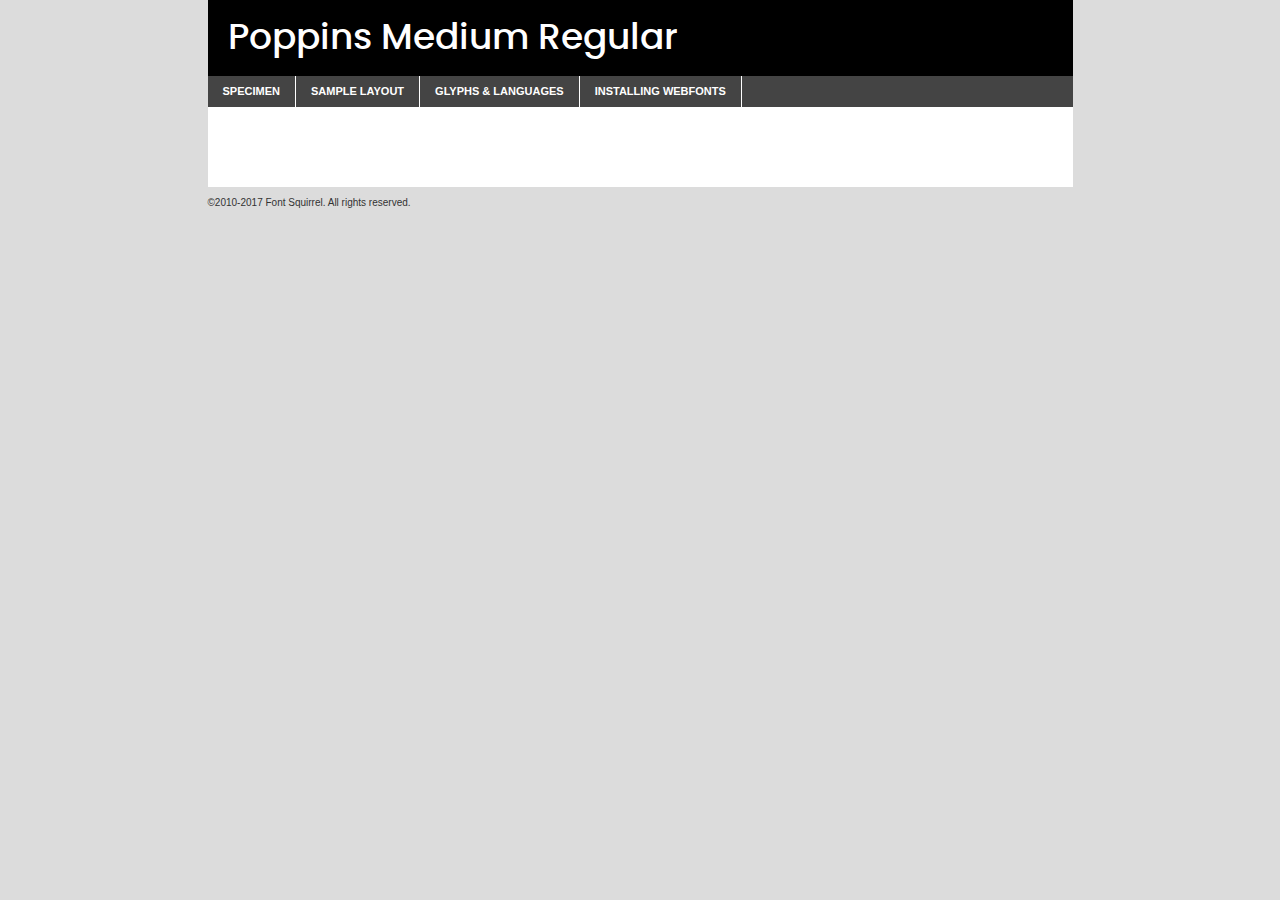
<file: Site Portfolio/FONTS/poppins-medium-demo.html>
<!DOCTYPE html PUBLIC "-//W3C//DTD XHTML 1.0 Transitional//EN"
	"http://www.w3.org/TR/xhtml1/DTD/xhtml1-transitional.dtd">

<html xmlns="http://www.w3.org/1999/xhtml" xml:lang="en" lang="en">
<head>
	<meta http-equiv="Content-Type" content="text/html; charset=utf-8" />
	<script src="http://ajax.googleapis.com/ajax/libs/jquery/1.7.2/jquery.min.js" type="text/javascript" charset="utf-8"></script>
	<script type="text/javascript">
	(function($){$.fn.easyTabs=function(option){var param=jQuery.extend({fadeSpeed:"fast",defaultContent:1,activeClass:'active'},option);$(this).each(function(){var thisId="#"+this.id;if(param.defaultContent==''){param.defaultContent=1;}
	if(typeof param.defaultContent=="number")
	{var defaultTab=$(thisId+" .tabs li:eq("+(param.defaultContent-1)+") a").attr('href').substr(1);}else{var defaultTab=param.defaultContent;}
	$(thisId+" .tabs li a").each(function(){var tabToHide=$(this).attr('href').substr(1);$("#"+tabToHide).addClass('easytabs-tab-content');});hideAll();changeContent(defaultTab);function hideAll(){$(thisId+" .easytabs-tab-content").hide();}
	function changeContent(tabId){hideAll();$(thisId+" .tabs li").removeClass(param.activeClass);$(thisId+" .tabs li a[href=#"+tabId+"]").closest('li').addClass(param.activeClass);if(param.fadeSpeed!="none")
	{$(thisId+" #"+tabId).fadeIn(param.fadeSpeed);}else{$(thisId+" #"+tabId).show();}}
	$(thisId+" .tabs li").click(function(){var tabId=$(this).find('a').attr('href').substr(1);changeContent(tabId);return false;});});}})(jQuery);
	</script>
	<link rel="stylesheet" href="specimen_files/specimen_stylesheet.css" type="text/css" charset="utf-8" />
	<link rel="stylesheet" href="stylesheet.css" type="text/css" charset="utf-8" />

	<style type="text/css">
					body{
				font-family: 'poppinsmedium';
							}
		</style>

	<title>Poppins Medium Regular Specimen</title>
	
	
	<script type="text/javascript" charset="utf-8">
		$(document).ready(function() {
			$('#container').easyTabs({defaultContent:1});
		});
	</script>
</head>

<body>
<div id="container">
	<div id="header">
		Poppins Medium Regular	</div>
	<ul class="tabs">
		<li><a href="#specimen">Specimen</a></li>
		<li><a href="#layout">Sample Layout</a></li>
				<li><a href="#glyphs">Glyphs &amp; Languages</a></li>
		<li><a href="#installing">Installing Webfonts</a></li>
		
	</ul>
	
	<div id="main_content">

		
			<div id="specimen">
		
				<div class="section">
					<div class="grid12 firstcol">
						<div class="huge">AaBb</div>
					</div>
				</div>
		
				<div class="section">
					<div class="glyph_range">A&#x200B;B&#x200b;C&#x200b;D&#x200b;E&#x200b;F&#x200b;G&#x200b;H&#x200b;I&#x200b;J&#x200b;K&#x200b;L&#x200b;M&#x200b;N&#x200b;O&#x200b;P&#x200b;Q&#x200b;R&#x200b;S&#x200b;T&#x200b;U&#x200b;V&#x200b;W&#x200b;X&#x200b;Y&#x200b;Z&#x200b;a&#x200b;b&#x200b;c&#x200b;d&#x200b;e&#x200b;f&#x200b;g&#x200b;h&#x200b;i&#x200b;j&#x200b;k&#x200b;l&#x200b;m&#x200b;n&#x200b;o&#x200b;p&#x200b;q&#x200b;r&#x200b;s&#x200b;t&#x200b;u&#x200b;v&#x200b;w&#x200b;x&#x200b;y&#x200b;z&#x200b;1&#x200b;2&#x200b;3&#x200b;4&#x200b;5&#x200b;6&#x200b;7&#x200b;8&#x200b;9&#x200b;0&#x200b;&amp;&#x200b;.&#x200b;,&#x200b;?&#x200b;!&#x200b;&#64;&#x200b;(&#x200b;)&#x200b;#&#x200b;$&#x200b;%&#x200b;*&#x200b;+&#x200b;-&#x200b;=&#x200b;:&#x200b;;</div>
				</div>
				<div class="section">
					<div class="grid12 firstcol">
						<table class="sample_table">
							<tr><td>10</td><td class="size10">abcdefghijklmnopqrstuvwxyzABCDEFGHIJKLMNOPQRSTUVWXYZ0123456789abcdefghijklmnopqrstuvwxyzABCDEFGHIJKLMNOPQRSTUVWXYZ0123456789abcdefghijklmnopqrstuvwxyzABCDEFGHIJKLMNOPQRSTUVWXYZ</td></tr>
							<tr><td>11</td><td class="size11">abcdefghijklmnopqrstuvwxyzABCDEFGHIJKLMNOPQRSTUVWXYZ0123456789abcdefghijklmnopqrstuvwxyzABCDEFGHIJKLMNOPQRSTUVWXYZ0123456789abcdefghijklmnopqrstuvwxyzABCDEFGHIJKLMNOPQRSTUVWXYZ</td></tr>
							<tr><td>12</td><td class="size12">abcdefghijklmnopqrstuvwxyzABCDEFGHIJKLMNOPQRSTUVWXYZ0123456789abcdefghijklmnopqrstuvwxyzABCDEFGHIJKLMNOPQRSTUVWXYZ0123456789abcdefghijklmnopqrstuvwxyzABCDEFGHIJKLMNOPQRSTUVWXYZ</td></tr>
							<tr><td>13</td><td class="size13">abcdefghijklmnopqrstuvwxyzABCDEFGHIJKLMNOPQRSTUVWXYZ0123456789abcdefghijklmnopqrstuvwxyzABCDEFGHIJKLMNOPQRSTUVWXYZ0123456789abcdefghijklmnopqrstuvwxyzABCDEFGHIJKLMNOPQRSTUVWXYZ</td></tr>
							<tr><td>14</td><td class="size14">abcdefghijklmnopqrstuvwxyzABCDEFGHIJKLMNOPQRSTUVWXYZ0123456789abcdefghijklmnopqrstuvwxyzABCDEFGHIJKLMNOPQRSTUVWXYZ0123456789abcdefghijklmnopqrstuvwxyzABCDEFGHIJKLMNOPQRSTUVWXYZ</td></tr>
							<tr><td>16</td><td class="size16">abcdefghijklmnopqrstuvwxyzABCDEFGHIJKLMNOPQRSTUVWXYZ0123456789abcdefghijklmnopqrstuvwxyzABCDEFGHIJKLMNOPQRSTUVWXYZ</td></tr>
							<tr><td>18</td><td class="size18">abcdefghijklmnopqrstuvwxyzABCDEFGHIJKLMNOPQRSTUVWXYZ0123456789abcdefghijklmnopqrstuvwxyzABCDEFGHIJKLMNOPQRSTUVWXYZ</td></tr>
							<tr><td>20</td><td class="size20">abcdefghijklmnopqrstuvwxyzABCDEFGHIJKLMNOPQRSTUVWXYZ0123456789abcdefghijklmnopqrstuvwxyzABCDEFGHIJKLMNOPQRSTUVWXYZ</td></tr>
							<tr><td>24</td><td class="size24">abcdefghijklmnopqrstuvwxyzABCDEFGHIJKLMNOPQRSTUVWXYZ0123456789abcdefghijklmnopqrstuvwxyzABCDEFGHIJKLMNOPQRSTUVWXYZ</td></tr>
							<tr><td>30</td><td class="size30">abcdefghijklmnopqrstuvwxyzABCDEFGHIJKLMNOPQRSTUVWXYZ0123456789abcdefghijklmnopqrstuvwxyzABCDEFGHIJKLMNOPQRSTUVWXYZ</td></tr>
							<tr><td>36</td><td class="size36">abcdefghijklmnopqrstuvwxyzABCDEFGHIJKLMNOPQRSTUVWXYZ0123456789abcdefghijklmnopqrstuvwxyzABCDEFGHIJKLMNOPQRSTUVWXYZ</td></tr>
							<tr><td>48</td><td class="size48">abcdefghijklmnopqrstuvwxyzABCDEFGHIJKLMNOPQRSTUVWXYZ0123456789abcdefghijklmnopqrstuvwxyzABCDEFGHIJKLMNOPQRSTUVWXYZ</td></tr>
							<tr><td>60</td><td class="size60">abcdefghijklmnopqrstuvwxyzABCDEFGHIJKLMNOPQRSTUVWXYZ0123456789abcdefghijklmnopqrstuvwxyzABCDEFGHIJKLMNOPQRSTUVWXYZ</td></tr>
							<tr><td>72</td><td class="size72">abcdefghijklmnopqrstuvwxyzABCDEFGHIJKLMNOPQRSTUVWXYZ0123456789abcdefghijklmnopqrstuvwxyzABCDEFGHIJKLMNOPQRSTUVWXYZ</td></tr>
							<tr><td>90</td><td class="size90">abcdefghijklmnopqrstuvwxyzABCDEFGHIJKLMNOPQRSTUVWXYZ0123456789abcdefghijklmnopqrstuvwxyzABCDEFGHIJKLMNOPQRSTUVWXYZ</td></tr>
						</table>
				
					</div>
			
				</div>
		
		
		
								<div class="section" id="bodycomparison">


										<div id="xheight">
				<div class="fontbody">&#x25FC;&#x25FC;&#x25FC;&#x25FC;&#x25FC;&#x25FC;&#x25FC;&#x25FC;&#x25FC;&#x25FC;&#x25FC;&#x25FC;&#x25FC;&#x25FC;&#x25FC;&#x25FC;&#x25FC;&#x25FC;&#x25FC;&#x25FC;&#x25FC;&#x25FC;&#x25FC;&#x25FC;&#x25FC;&#x25FC;&#x25FC;&#x25FC;&#x25FC;&#x25FC;&#x25FC;&#x25FC;&#x25FC;&#x25FC;&#x25FC;&#x25FC;&#x25FC;&#x25FC;&#x25FC;&#x25FC;&#x25FC;&#x25FC;&#x25FC;&#x25FC;&#x25FC;&#x25FC;&#x25FC;&#x25FC;&#x25FC;&#x25FC;&#x25FC;&#x25FC;&#x25FC;&#x25FC;&#x25FC;&#x25FC;&#x25FC;&#x25FC;&#x25FC;&#x25FC;&#x25FC;&#x25FC;&#x25FC;&#x25FC;&#x25FC;&#x25FC;&#x25FC;&#x25FC;&#x25FC;&#x25FC;&#x25FC;&#x25FC;&#x25FC;&#x25FC;&#x25FC;&#x25FC;&#x25FC;&#x25FC;&#x25FC;&#x25FC;&#x25FC;&#x25FC;&#x25FC;&#x25FC;&#x25FC;&#x25FC;&#x25FC;&#x25FC;&#x25FC;&#x25FC;&#x25FC;&#x25FC;&#x25FC;&#x25FC;&#x25FC;&#x25FC;&#x25FC;&#x25FC;&#x25FC;body</div><div class="arialbody">body</div><div class="verdanabody">body</div><div class="georgiabody">body</div></div>
										<div class="fontbody" style="z-index:1">
											body<span>Poppins Medium Regular</span>
										</div>
										<div class="arialbody" style="z-index:1">
											body<span>Arial</span>
										</div>
										<div class="verdanabody" style="z-index:1">
											body<span>Verdana</span>
										</div>
										<div class="georgiabody" style="z-index:1">
											body<span>Georgia</span>
										</div>



								</div>
		
		
				<div class="section psample psample_row1" id="">
					
					<div class="grid2 firstcol">
						<p class="size10"><span>10.</span>Aenean lacinia bibendum nulla sed consectetur. Fusce dapibus, tellus ac cursus commodo, tortor mauris condimentum nibh, ut fermentum massa justo sit amet risus. Nullam id dolor id nibh ultricies vehicula ut id elit. Cum sociis natoque penatibus et magnis dis parturient montes, nascetur ridiculus mus. Nulla vitae elit libero, a pharetra augue.</p>
			
					</div>
					<div class="grid3">
						<p class="size11"><span>11.</span>Aenean lacinia bibendum nulla sed consectetur. Fusce dapibus, tellus ac cursus commodo, tortor mauris condimentum nibh, ut fermentum massa justo sit amet risus. Nullam id dolor id nibh ultricies vehicula ut id elit. Cum sociis natoque penatibus et magnis dis parturient montes, nascetur ridiculus mus. Nulla vitae elit libero, a pharetra augue.</p>
			
					</div>
					<div class="grid3">
						<p class="size12"><span>12.</span>Aenean lacinia bibendum nulla sed consectetur. Fusce dapibus, tellus ac cursus commodo, tortor mauris condimentum nibh, ut fermentum massa justo sit amet risus. Nullam id dolor id nibh ultricies vehicula ut id elit. Cum sociis natoque penatibus et magnis dis parturient montes, nascetur ridiculus mus. Nulla vitae elit libero, a pharetra augue.</p>
			
					</div>
					<div class="grid4">
						<p class="size13"><span>13.</span>Aenean lacinia bibendum nulla sed consectetur. Fusce dapibus, tellus ac cursus commodo, tortor mauris condimentum nibh, ut fermentum massa justo sit amet risus. Nullam id dolor id nibh ultricies vehicula ut id elit. Cum sociis natoque penatibus et magnis dis parturient montes, nascetur ridiculus mus. Nulla vitae elit libero, a pharetra augue.</p>
			
					</div>
					<div class="white_blend"></div>
					
				</div>
				<div class="section psample psample_row2" id="">
					<div class="grid3 firstcol">
						<p class="size14"><span>14.</span>Aenean lacinia bibendum nulla sed consectetur. Fusce dapibus, tellus ac cursus commodo, tortor mauris condimentum nibh, ut fermentum massa justo sit amet risus. Nullam id dolor id nibh ultricies vehicula ut id elit. Cum sociis natoque penatibus et magnis dis parturient montes, nascetur ridiculus mus. Nulla vitae elit libero, a pharetra augue.</p>
			
					</div>
					<div class="grid4">
						<p class="size16"><span>16.</span>Aenean lacinia bibendum nulla sed consectetur. Fusce dapibus, tellus ac cursus commodo, tortor mauris condimentum nibh, ut fermentum massa justo sit amet risus. Nullam id dolor id nibh ultricies vehicula ut id elit. Cum sociis natoque penatibus et magnis dis parturient montes, nascetur ridiculus mus. Nulla vitae elit libero, a pharetra augue.</p>
			
					</div>
					<div class="grid5">
						<p class="size18"><span>18.</span>Aenean lacinia bibendum nulla sed consectetur. Fusce dapibus, tellus ac cursus commodo, tortor mauris condimentum nibh, ut fermentum massa justo sit amet risus. Nullam id dolor id nibh ultricies vehicula ut id elit. Cum sociis natoque penatibus et magnis dis parturient montes, nascetur ridiculus mus. Nulla vitae elit libero, a pharetra augue.</p>
			
					</div>

					<div class="white_blend"></div>

				</div>
				
				<div class="section psample psample_row3" id="">
					<div class="grid5 firstcol">
						<p class="size20"><span>20.</span>Aenean lacinia bibendum nulla sed consectetur. Fusce dapibus, tellus ac cursus commodo, tortor mauris condimentum nibh, ut fermentum massa justo sit amet risus. Nullam id dolor id nibh ultricies vehicula ut id elit. Cum sociis natoque penatibus et magnis dis parturient montes, nascetur ridiculus mus. Nulla vitae elit libero, a pharetra augue.</p>
					</div>
					<div class="grid7">
						<p class="size24"><span>24.</span>Aenean lacinia bibendum nulla sed consectetur. Fusce dapibus, tellus ac cursus commodo, tortor mauris condimentum nibh, ut fermentum massa justo sit amet risus. Nullam id dolor id nibh ultricies vehicula ut id elit. Cum sociis natoque penatibus et magnis dis parturient montes, nascetur ridiculus mus. Nulla vitae elit libero, a pharetra augue.</p>
					</div>
					
					<div class="white_blend"></div>
					
				</div>
				
				<div class="section psample psample_row4" id="">
					<div class="grid12 firstcol">
						<p class="size30"><span>30.</span>Aenean lacinia bibendum nulla sed consectetur. Fusce dapibus, tellus ac cursus commodo, tortor mauris condimentum nibh, ut fermentum massa justo sit amet risus. Nullam id dolor id nibh ultricies vehicula ut id elit. Cum sociis natoque penatibus et magnis dis parturient montes, nascetur ridiculus mus. Nulla vitae elit libero, a pharetra augue.</p>
					</div>
					<div class="white_blend"></div>
					
				</div>
				
				
				
				<div class="section psample psample_row1 fullreverse">
					<div class="grid2 firstcol">
						<p class="size10"><span>10.</span>Aenean lacinia bibendum nulla sed consectetur. Fusce dapibus, tellus ac cursus commodo, tortor mauris condimentum nibh, ut fermentum massa justo sit amet risus. Nullam id dolor id nibh ultricies vehicula ut id elit. Cum sociis natoque penatibus et magnis dis parturient montes, nascetur ridiculus mus. Nulla vitae elit libero, a pharetra augue.</p>
			
					</div>
					<div class="grid3">
						<p class="size11"><span>11.</span>Aenean lacinia bibendum nulla sed consectetur. Fusce dapibus, tellus ac cursus commodo, tortor mauris condimentum nibh, ut fermentum massa justo sit amet risus. Nullam id dolor id nibh ultricies vehicula ut id elit. Cum sociis natoque penatibus et magnis dis parturient montes, nascetur ridiculus mus. Nulla vitae elit libero, a pharetra augue.</p>
			
					</div>
					<div class="grid3">
						<p class="size12"><span>12.</span>Aenean lacinia bibendum nulla sed consectetur. Fusce dapibus, tellus ac cursus commodo, tortor mauris condimentum nibh, ut fermentum massa justo sit amet risus. Nullam id dolor id nibh ultricies vehicula ut id elit. Cum sociis natoque penatibus et magnis dis parturient montes, nascetur ridiculus mus. Nulla vitae elit libero, a pharetra augue.</p>
			
					</div>
					<div class="grid4">
						<p class="size13"><span>13.</span>Aenean lacinia bibendum nulla sed consectetur. Fusce dapibus, tellus ac cursus commodo, tortor mauris condimentum nibh, ut fermentum massa justo sit amet risus. Nullam id dolor id nibh ultricies vehicula ut id elit. Cum sociis natoque penatibus et magnis dis parturient montes, nascetur ridiculus mus. Nulla vitae elit libero, a pharetra augue.</p>
			
					</div>
					<div class="black_blend"></div>
					
				</div>
				
				<div class="section psample psample_row2 fullreverse">
					<div class="grid3 firstcol">
						<p class="size14"><span>14.</span>Aenean lacinia bibendum nulla sed consectetur. Fusce dapibus, tellus ac cursus commodo, tortor mauris condimentum nibh, ut fermentum massa justo sit amet risus. Nullam id dolor id nibh ultricies vehicula ut id elit. Cum sociis natoque penatibus et magnis dis parturient montes, nascetur ridiculus mus. Nulla vitae elit libero, a pharetra augue.</p>
			
					</div>
					<div class="grid4">
						<p class="size16"><span>16.</span>Aenean lacinia bibendum nulla sed consectetur. Fusce dapibus, tellus ac cursus commodo, tortor mauris condimentum nibh, ut fermentum massa justo sit amet risus. Nullam id dolor id nibh ultricies vehicula ut id elit. Cum sociis natoque penatibus et magnis dis parturient montes, nascetur ridiculus mus. Nulla vitae elit libero, a pharetra augue.</p>
			
					</div>
					<div class="grid5">
						<p class="size18"><span>18.</span>Aenean lacinia bibendum nulla sed consectetur. Fusce dapibus, tellus ac cursus commodo, tortor mauris condimentum nibh, ut fermentum massa justo sit amet risus. Nullam id dolor id nibh ultricies vehicula ut id elit. Cum sociis natoque penatibus et magnis dis parturient montes, nascetur ridiculus mus. Nulla vitae elit libero, a pharetra augue.</p>
			
					</div>
					<div class="black_blend"></div>

				</div>
				
				<div class="section psample fullreverse psample_row3" id="">
					<div class="grid5 firstcol">
						<p class="size20"><span>20.</span>Aenean lacinia bibendum nulla sed consectetur. Fusce dapibus, tellus ac cursus commodo, tortor mauris condimentum nibh, ut fermentum massa justo sit amet risus. Nullam id dolor id nibh ultricies vehicula ut id elit. Cum sociis natoque penatibus et magnis dis parturient montes, nascetur ridiculus mus. Nulla vitae elit libero, a pharetra augue.</p>
					</div>
					<div class="grid7">
						<p class="size24"><span>24.</span>Aenean lacinia bibendum nulla sed consectetur. Fusce dapibus, tellus ac cursus commodo, tortor mauris condimentum nibh, ut fermentum massa justo sit amet risus. Nullam id dolor id nibh ultricies vehicula ut id elit. Cum sociis natoque penatibus et magnis dis parturient montes, nascetur ridiculus mus. Nulla vitae elit libero, a pharetra augue.</p>
					</div>
					
					<div class="black_blend"></div>
					
				</div>
				
				<div class="section psample fullreverse psample_row4" id="" style="border-bottom: 20px #000 solid;">
					<div class="grid12 firstcol">
						<p class="size30"><span>30.</span>Aenean lacinia bibendum nulla sed consectetur. Fusce dapibus, tellus ac cursus commodo, tortor mauris condimentum nibh, ut fermentum massa justo sit amet risus. Nullam id dolor id nibh ultricies vehicula ut id elit. Cum sociis natoque penatibus et magnis dis parturient montes, nascetur ridiculus mus. Nulla vitae elit libero, a pharetra augue.</p>
					</div>
					<div class="black_blend"></div>
					
				</div>
				
				
				
				
			</div>
			
			<div id="layout">
				
				<div class="section">
					
					<div class="grid12 firstcol">
						<h1>Lorem Ipsum Dolor</h1>
						<h2>Etiam porta sem malesuada magna mollis euismod</h2>
						
						<p class="byline">By <a href="#link">Aenean Lacinia</a></p>
					</div>
				</div>
				<div class="section">
					<div class="grid8 firstcol">
						<p class="large">Donec sed odio dui. Morbi leo risus, porta ac consectetur ac, vestibulum at eros. Fusce dapibus, tellus ac cursus commodo, tortor mauris condimentum nibh, ut fermentum massa justo sit amet risus. </p>

						
						<h3>Pellentesque ornare sem</h3>

						<p>Maecenas sed diam eget risus varius blandit sit amet non magna. Maecenas faucibus mollis interdum. Donec ullamcorper nulla non metus auctor fringilla. Nullam id dolor id nibh ultricies vehicula ut id elit. Nullam id dolor id nibh ultricies vehicula ut id elit. </p>

						<p>Aenean eu leo quam. Pellentesque ornare sem lacinia quam venenatis vestibulum. Lorem ipsum dolor sit amet, consectetur adipiscing elit. Cum sociis natoque penatibus et magnis dis parturient montes, nascetur ridiculus mus. </p>

						<p>Nulla vitae elit libero, a pharetra augue. Praesent commodo cursus magna, vel scelerisque nisl consectetur et. Aenean lacinia bibendum nulla sed consectetur. </p>

						<p>Nullam quis risus eget urna mollis ornare vel eu leo. Nullam quis risus eget urna mollis ornare vel eu leo. Maecenas sed diam eget risus varius blandit sit amet non magna. Donec ullamcorper nulla non metus auctor fringilla. </p>

						<h3>Cras mattis consectetur</h3>

						<p>Aenean eu leo quam. Pellentesque ornare sem lacinia quam venenatis vestibulum. Aenean lacinia bibendum nulla sed consectetur. Integer posuere erat a ante venenatis dapibus posuere velit aliquet. Cras mattis consectetur purus sit amet fermentum. </p>

						<p>Nullam id dolor id nibh ultricies vehicula ut id elit. Nullam quis risus eget urna mollis ornare vel eu leo. Cras mattis consectetur purus sit amet fermentum.</p>
					</div>
					
					<div class="grid4 sidebar">
						
						<div class="box reverse">
							<p class="last">Nullam quis risus eget urna mollis ornare vel eu leo. Donec ullamcorper nulla non metus auctor fringilla. Cras mattis consectetur purus sit amet fermentum. Sed posuere consectetur est at lobortis. Lorem ipsum dolor sit amet, consectetur adipiscing elit. </p>
						</div>
						
						<p class="caption">Maecenas sed diam eget risus varius.</p>

						<p>Vestibulum id ligula porta felis euismod semper. Integer posuere erat a ante venenatis dapibus posuere velit aliquet. Vestibulum id ligula porta felis euismod semper. Sed posuere consectetur est at lobortis. Maecenas sed diam eget risus varius blandit sit amet non magna. Fusce dapibus, tellus ac cursus commodo, tortor mauris condimentum nibh, ut fermentum massa justo sit amet risus. </p>

					

						<p>Duis mollis, est non commodo luctus, nisi erat porttitor ligula, eget lacinia odio sem nec elit. Aenean lacinia bibendum nulla sed consectetur. Vivamus sagittis lacus vel augue laoreet rutrum faucibus dolor auctor. Aenean lacinia bibendum nulla sed consectetur. Nullam quis risus eget urna mollis ornare vel eu leo. </p>

						<p>Praesent commodo cursus magna, vel scelerisque nisl consectetur et. Donec ullamcorper nulla non metus auctor fringilla. Maecenas faucibus mollis interdum. Fusce dapibus, tellus ac cursus commodo, tortor mauris condimentum nibh, ut fermentum massa justo sit amet risus. </p>

					</div>
				</div>
				
			</div>


			



		<div id="glyphs">
			<div class="section">
				<div class="grid12 firstcol">
			
				<h1>Language Support</h1>
				<p>The subset of Poppins Medium Regular in this kit supports the following languages:<br />
			
					Albanian, Basque, Breton, Chamorro, Danish, Dutch, English, Faroese, Finnish, French, Frisian, Galician, German, Icelandic, Italian, Malagasy, Norwegian, Portuguese, Spanish, Alsatian, Aragonese, Arapaho, Arrernte, Asturian, Aymara, Bislama, Cebuano, Corsican, Fijian, French_creole, Genoese, Gilbertese, Greenlandic, Haitian_creole, Hiligaynon, Hmong, Hopi, Ibanag, Iloko_ilokano, Indonesian, Interglossa_glosa, Interlingua, Irish_gaelic, Jerriais, Lojban, Lombard, Luxembourgeois, Manx, Mohawk, Norfolk_pitcairnese, Occitan, Oromo, Pangasinan, Papiamento, Piedmontese, Potawatomi, Rhaeto-romance, Romansh, Rotokas, Sami_lule, Samoan, Sardinian, Scots_gaelic, Seychelles_creole, Shona, Sicilian, Somali, Southern_ndebele, Swahili, Swati_swazi, Tagalog_filipino_pilipino, Tetum, Tok_pisin, Uyghur_latinized, Volapuk, Walloon, Warlpiri, Xhosa, Yapese, Zulu, Latinbasic, Ubasic, Demo				</p>
				<h1>Glyph Chart</h1>
				<p>The subset of Poppins Medium Regular in this kit includes all the glyphs listed below. Unicode entities are included above each glyph to help you insert individual characters into your layout.</p>
				<div id="glyph_chart">
			
																														 <div><p>&amp;#13;</p>&#13;</div>
																				 <div><p>&amp;#32;</p>&#32;</div>
																				 <div><p>&amp;#33;</p>&#33;</div>
																				 <div><p>&amp;#34;</p>&#34;</div>
																				 <div><p>&amp;#35;</p>&#35;</div>
																				 <div><p>&amp;#36;</p>&#36;</div>
																				 <div><p>&amp;#37;</p>&#37;</div>
																				 <div><p>&amp;#38;</p>&#38;</div>
																				 <div><p>&amp;#39;</p>&#39;</div>
																				 <div><p>&amp;#40;</p>&#40;</div>
																				 <div><p>&amp;#41;</p>&#41;</div>
																				 <div><p>&amp;#42;</p>&#42;</div>
																				 <div><p>&amp;#43;</p>&#43;</div>
																				 <div><p>&amp;#44;</p>&#44;</div>
																				 <div><p>&amp;#45;</p>&#45;</div>
																				 <div><p>&amp;#46;</p>&#46;</div>
																				 <div><p>&amp;#47;</p>&#47;</div>
																				 <div><p>&amp;#48;</p>&#48;</div>
																				 <div><p>&amp;#49;</p>&#49;</div>
																				 <div><p>&amp;#50;</p>&#50;</div>
																				 <div><p>&amp;#51;</p>&#51;</div>
																				 <div><p>&amp;#52;</p>&#52;</div>
																				 <div><p>&amp;#53;</p>&#53;</div>
																				 <div><p>&amp;#54;</p>&#54;</div>
																				 <div><p>&amp;#55;</p>&#55;</div>
																				 <div><p>&amp;#56;</p>&#56;</div>
																				 <div><p>&amp;#57;</p>&#57;</div>
																				 <div><p>&amp;#58;</p>&#58;</div>
																				 <div><p>&amp;#59;</p>&#59;</div>
																				 <div><p>&amp;#60;</p>&#60;</div>
																				 <div><p>&amp;#61;</p>&#61;</div>
																				 <div><p>&amp;#62;</p>&#62;</div>
																				 <div><p>&amp;#63;</p>&#63;</div>
																				 <div><p>&amp;#64;</p>&#64;</div>
																				 <div><p>&amp;#65;</p>&#65;</div>
																				 <div><p>&amp;#66;</p>&#66;</div>
																				 <div><p>&amp;#67;</p>&#67;</div>
																				 <div><p>&amp;#68;</p>&#68;</div>
																				 <div><p>&amp;#69;</p>&#69;</div>
																				 <div><p>&amp;#70;</p>&#70;</div>
																				 <div><p>&amp;#71;</p>&#71;</div>
																				 <div><p>&amp;#72;</p>&#72;</div>
																				 <div><p>&amp;#73;</p>&#73;</div>
																				 <div><p>&amp;#74;</p>&#74;</div>
																				 <div><p>&amp;#75;</p>&#75;</div>
																				 <div><p>&amp;#76;</p>&#76;</div>
																				 <div><p>&amp;#77;</p>&#77;</div>
																				 <div><p>&amp;#78;</p>&#78;</div>
																				 <div><p>&amp;#79;</p>&#79;</div>
																				 <div><p>&amp;#80;</p>&#80;</div>
																				 <div><p>&amp;#81;</p>&#81;</div>
																				 <div><p>&amp;#82;</p>&#82;</div>
																				 <div><p>&amp;#83;</p>&#83;</div>
																				 <div><p>&amp;#84;</p>&#84;</div>
																				 <div><p>&amp;#85;</p>&#85;</div>
																				 <div><p>&amp;#86;</p>&#86;</div>
																				 <div><p>&amp;#87;</p>&#87;</div>
																				 <div><p>&amp;#88;</p>&#88;</div>
																				 <div><p>&amp;#89;</p>&#89;</div>
																				 <div><p>&amp;#90;</p>&#90;</div>
																				 <div><p>&amp;#91;</p>&#91;</div>
																				 <div><p>&amp;#92;</p>&#92;</div>
																				 <div><p>&amp;#93;</p>&#93;</div>
																				 <div><p>&amp;#94;</p>&#94;</div>
																				 <div><p>&amp;#95;</p>&#95;</div>
																				 <div><p>&amp;#96;</p>&#96;</div>
																				 <div><p>&amp;#97;</p>&#97;</div>
																				 <div><p>&amp;#98;</p>&#98;</div>
																				 <div><p>&amp;#99;</p>&#99;</div>
																				 <div><p>&amp;#100;</p>&#100;</div>
																				 <div><p>&amp;#101;</p>&#101;</div>
																				 <div><p>&amp;#102;</p>&#102;</div>
																				 <div><p>&amp;#103;</p>&#103;</div>
																				 <div><p>&amp;#104;</p>&#104;</div>
																				 <div><p>&amp;#105;</p>&#105;</div>
																				 <div><p>&amp;#106;</p>&#106;</div>
																				 <div><p>&amp;#107;</p>&#107;</div>
																				 <div><p>&amp;#108;</p>&#108;</div>
																				 <div><p>&amp;#109;</p>&#109;</div>
																				 <div><p>&amp;#110;</p>&#110;</div>
																				 <div><p>&amp;#111;</p>&#111;</div>
																				 <div><p>&amp;#112;</p>&#112;</div>
																				 <div><p>&amp;#113;</p>&#113;</div>
																				 <div><p>&amp;#114;</p>&#114;</div>
																				 <div><p>&amp;#115;</p>&#115;</div>
																				 <div><p>&amp;#116;</p>&#116;</div>
																				 <div><p>&amp;#117;</p>&#117;</div>
																				 <div><p>&amp;#118;</p>&#118;</div>
																				 <div><p>&amp;#119;</p>&#119;</div>
																				 <div><p>&amp;#120;</p>&#120;</div>
																				 <div><p>&amp;#121;</p>&#121;</div>
																				 <div><p>&amp;#122;</p>&#122;</div>
																				 <div><p>&amp;#123;</p>&#123;</div>
																				 <div><p>&amp;#124;</p>&#124;</div>
																				 <div><p>&amp;#125;</p>&#125;</div>
																				 <div><p>&amp;#126;</p>&#126;</div>
																				 <div><p>&amp;#160;</p>&#160;</div>
																				 <div><p>&amp;#161;</p>&#161;</div>
																				 <div><p>&amp;#162;</p>&#162;</div>
																				 <div><p>&amp;#163;</p>&#163;</div>
																				 <div><p>&amp;#164;</p>&#164;</div>
																				 <div><p>&amp;#165;</p>&#165;</div>
																				 <div><p>&amp;#166;</p>&#166;</div>
																				 <div><p>&amp;#167;</p>&#167;</div>
																				 <div><p>&amp;#168;</p>&#168;</div>
																				 <div><p>&amp;#169;</p>&#169;</div>
																				 <div><p>&amp;#170;</p>&#170;</div>
																				 <div><p>&amp;#171;</p>&#171;</div>
																				 <div><p>&amp;#172;</p>&#172;</div>
																				 <div><p>&amp;#173;</p>&#173;</div>
																				 <div><p>&amp;#174;</p>&#174;</div>
																				 <div><p>&amp;#175;</p>&#175;</div>
																				 <div><p>&amp;#176;</p>&#176;</div>
																				 <div><p>&amp;#177;</p>&#177;</div>
																				 <div><p>&amp;#178;</p>&#178;</div>
																				 <div><p>&amp;#179;</p>&#179;</div>
																				 <div><p>&amp;#180;</p>&#180;</div>
																				 <div><p>&amp;#181;</p>&#181;</div>
																				 <div><p>&amp;#182;</p>&#182;</div>
																				 <div><p>&amp;#183;</p>&#183;</div>
																				 <div><p>&amp;#184;</p>&#184;</div>
																				 <div><p>&amp;#185;</p>&#185;</div>
																				 <div><p>&amp;#186;</p>&#186;</div>
																				 <div><p>&amp;#187;</p>&#187;</div>
																				 <div><p>&amp;#188;</p>&#188;</div>
																				 <div><p>&amp;#189;</p>&#189;</div>
																				 <div><p>&amp;#190;</p>&#190;</div>
																				 <div><p>&amp;#191;</p>&#191;</div>
																				 <div><p>&amp;#192;</p>&#192;</div>
																				 <div><p>&amp;#193;</p>&#193;</div>
																				 <div><p>&amp;#194;</p>&#194;</div>
																				 <div><p>&amp;#195;</p>&#195;</div>
																				 <div><p>&amp;#196;</p>&#196;</div>
																				 <div><p>&amp;#197;</p>&#197;</div>
																				 <div><p>&amp;#198;</p>&#198;</div>
																				 <div><p>&amp;#199;</p>&#199;</div>
																				 <div><p>&amp;#200;</p>&#200;</div>
																				 <div><p>&amp;#201;</p>&#201;</div>
																				 <div><p>&amp;#202;</p>&#202;</div>
																				 <div><p>&amp;#203;</p>&#203;</div>
																				 <div><p>&amp;#204;</p>&#204;</div>
																				 <div><p>&amp;#205;</p>&#205;</div>
																				 <div><p>&amp;#206;</p>&#206;</div>
																				 <div><p>&amp;#207;</p>&#207;</div>
																				 <div><p>&amp;#208;</p>&#208;</div>
																				 <div><p>&amp;#209;</p>&#209;</div>
																				 <div><p>&amp;#210;</p>&#210;</div>
																				 <div><p>&amp;#211;</p>&#211;</div>
																				 <div><p>&amp;#212;</p>&#212;</div>
																				 <div><p>&amp;#213;</p>&#213;</div>
																				 <div><p>&amp;#214;</p>&#214;</div>
																				 <div><p>&amp;#215;</p>&#215;</div>
																				 <div><p>&amp;#216;</p>&#216;</div>
																				 <div><p>&amp;#217;</p>&#217;</div>
																				 <div><p>&amp;#218;</p>&#218;</div>
																				 <div><p>&amp;#219;</p>&#219;</div>
																				 <div><p>&amp;#220;</p>&#220;</div>
																				 <div><p>&amp;#221;</p>&#221;</div>
																				 <div><p>&amp;#222;</p>&#222;</div>
																				 <div><p>&amp;#223;</p>&#223;</div>
																				 <div><p>&amp;#224;</p>&#224;</div>
																				 <div><p>&amp;#225;</p>&#225;</div>
																				 <div><p>&amp;#226;</p>&#226;</div>
																				 <div><p>&amp;#227;</p>&#227;</div>
																				 <div><p>&amp;#228;</p>&#228;</div>
																				 <div><p>&amp;#229;</p>&#229;</div>
																				 <div><p>&amp;#230;</p>&#230;</div>
																				 <div><p>&amp;#231;</p>&#231;</div>
																				 <div><p>&amp;#232;</p>&#232;</div>
																				 <div><p>&amp;#233;</p>&#233;</div>
																				 <div><p>&amp;#234;</p>&#234;</div>
																				 <div><p>&amp;#235;</p>&#235;</div>
																				 <div><p>&amp;#236;</p>&#236;</div>
																				 <div><p>&amp;#237;</p>&#237;</div>
																				 <div><p>&amp;#238;</p>&#238;</div>
																				 <div><p>&amp;#239;</p>&#239;</div>
																				 <div><p>&amp;#240;</p>&#240;</div>
																				 <div><p>&amp;#241;</p>&#241;</div>
																				 <div><p>&amp;#242;</p>&#242;</div>
																				 <div><p>&amp;#243;</p>&#243;</div>
																				 <div><p>&amp;#244;</p>&#244;</div>
																				 <div><p>&amp;#245;</p>&#245;</div>
																				 <div><p>&amp;#246;</p>&#246;</div>
																				 <div><p>&amp;#247;</p>&#247;</div>
																				 <div><p>&amp;#248;</p>&#248;</div>
																				 <div><p>&amp;#249;</p>&#249;</div>
																				 <div><p>&amp;#250;</p>&#250;</div>
																				 <div><p>&amp;#251;</p>&#251;</div>
																				 <div><p>&amp;#252;</p>&#252;</div>
																				 <div><p>&amp;#253;</p>&#253;</div>
																				 <div><p>&amp;#254;</p>&#254;</div>
																				 <div><p>&amp;#255;</p>&#255;</div>
																				 <div><p>&amp;#338;</p>&#338;</div>
																				 <div><p>&amp;#339;</p>&#339;</div>
																				 <div><p>&amp;#376;</p>&#376;</div>
																				 <div><p>&amp;#710;</p>&#710;</div>
																				 <div><p>&amp;#732;</p>&#732;</div>
																				 <div><p>&amp;#8192;</p>&#8192;</div>
																				 <div><p>&amp;#8193;</p>&#8193;</div>
																				 <div><p>&amp;#8194;</p>&#8194;</div>
																				 <div><p>&amp;#8195;</p>&#8195;</div>
																				 <div><p>&amp;#8196;</p>&#8196;</div>
																				 <div><p>&amp;#8197;</p>&#8197;</div>
																				 <div><p>&amp;#8198;</p>&#8198;</div>
																				 <div><p>&amp;#8199;</p>&#8199;</div>
																				 <div><p>&amp;#8200;</p>&#8200;</div>
																				 <div><p>&amp;#8201;</p>&#8201;</div>
																				 <div><p>&amp;#8202;</p>&#8202;</div>
																				 <div><p>&amp;#8208;</p>&#8208;</div>
																				 <div><p>&amp;#8209;</p>&#8209;</div>
																				 <div><p>&amp;#8210;</p>&#8210;</div>
																				 <div><p>&amp;#8211;</p>&#8211;</div>
																				 <div><p>&amp;#8212;</p>&#8212;</div>
																				 <div><p>&amp;#8216;</p>&#8216;</div>
																				 <div><p>&amp;#8217;</p>&#8217;</div>
																				 <div><p>&amp;#8218;</p>&#8218;</div>
																				 <div><p>&amp;#8220;</p>&#8220;</div>
																				 <div><p>&amp;#8221;</p>&#8221;</div>
																				 <div><p>&amp;#8222;</p>&#8222;</div>
																				 <div><p>&amp;#8226;</p>&#8226;</div>
																				 <div><p>&amp;#8230;</p>&#8230;</div>
																				 <div><p>&amp;#8239;</p>&#8239;</div>
																				 <div><p>&amp;#8249;</p>&#8249;</div>
																				 <div><p>&amp;#8250;</p>&#8250;</div>
																				 <div><p>&amp;#8287;</p>&#8287;</div>
																				 <div><p>&amp;#8364;</p>&#8364;</div>
																				 <div><p>&amp;#8482;</p>&#8482;</div>
																				 <div><p>&amp;#9724;</p>&#9724;</div>
																				 <div><p>&amp;#64257;</p>&#64257;</div>
																				 <div><p>&amp;#64258;</p>&#64258;</div>
																																																</div>	
				</div>
		
		
			</div>
		</div>
		
		
		<div id="specs">
			
		</div>
	
		<div id="installing">
			<div class="section">
				<div class="grid7 firstcol">
					<h1>Installing Webfonts</h1>
					
					<p>Webfonts are supported by all major browser platforms but not all in the same way. There are currently four different font formats that must be included in order to target all browsers. This includes TTF, WOFF, EOT and SVG.</p>
					
					<h2>1. Upload your webfonts</h2>
					<p>You must upload your webfont kit to your website. They should be in or near the same directory as your CSS files.</p>
					
					<h2>2. Include the webfont stylesheet</h2>
					<p>A special CSS @font-face declaration helps the various browsers select the appropriate font it needs without causing you a bunch of headaches. Learn more about this syntax by reading the <a href="https://www.fontspring.com/blog/further-hardening-of-the-bulletproof-syntax">Fontspring blog post</a> about it. The code for it is as follows:</p>


<code>
@font-face{ 
	font-family: 'MyWebFont';
	src: url('WebFont.eot');
	src: url('WebFont.eot?#iefix') format('embedded-opentype'),
	     url('WebFont.woff') format('woff'),
	     url('WebFont.ttf') format('truetype'),
	     url('WebFont.svg#webfont') format('svg');
}
</code>

	<p>We've already gone ahead and generated the code for you. All you have to do is link to the stylesheet in your HTML, like this:</p>
	<code>&lt;link rel=&quot;stylesheet&quot; href=&quot;stylesheet.css&quot; type=&quot;text/css&quot; charset=&quot;utf-8&quot; /&gt;</code>

					<h2>3. Modify your own stylesheet</h2>
					<p>To take advantage of your new fonts, you must tell your stylesheet to use them. Look at the original @font-face declaration above and find the property called "font-family." The name linked there will be what you use to reference the font. Prepend that webfont name to the font stack in the "font-family" property, inside the selector you want to change. For example:</p>
<code>p { font-family: 'WebFont', Arial, sans-serif; }</code>

<h2>4. Test</h2>
<p>Getting webfonts to work cross-browser <em>can</em> be tricky. Use the information in the sidebar to help you if you find that fonts aren't loading in a particular browser.</p>
				</div>
				
				<div class="grid5 sidebar">
					<div class="box">
						<h2>Troubleshooting<br />Font-Face Problems</h2>
						<p>Having trouble getting your webfonts to load in your new website? Here are some tips to sort out what might be the problem.</p>

						<h3>Fonts not showing in any browser</h3>

						<p>This sounds like you need to work on the plumbing. You either did not upload the fonts to the correct directory, or you did not link the fonts properly in the CSS. If you've confirmed that all this is correct and you still have a problem, take a look at your .htaccess file and see if requests are getting intercepted.</p>

						<h3>Fonts not loading in iPhone or iPad</h3>

						<p>The most common problem here is that you are serving the fonts from an IIS server. IIS refuses to serve files that have unknown MIME types. If that is the case, you must set the MIME type for SVG to "image/svg+xml" in the server settings. Follow these instructions from Microsoft if you need help.</p>

						<h3>Fonts not loading in Firefox</h3>

						<p>The primary reason for this failure? You are still using a version Firefox older than 3.5. So upgrade already! If that isn't it, then you are very likely serving fonts from a different domain. Firefox requires that all font assets be served from the same domain. Lastly it is possible that you need to add WOFF to your list of MIME types (if you are serving via IIS.)</p>

						<h3>Fonts not loading in IE</h3>

						<p>Are you looking at Internet Explorer on an actual Windows machine or are you cheating by using a service like Adobe BrowserLab? Many of these screenshot services do not render @font-face for IE. Best to test it on a real machine.</p>

						<h3>Fonts not loading in IE9</h3>

						<p>IE9, like Firefox, requires that fonts be served from the same domain as the website. Make sure that is the case.</p>
					</div>
				</div>
			</div>
			
		</div>
	
	</div>
	<div id="footer">
		<p>&copy;2010-2017 Font Squirrel. All rights reserved.</p>
	</div>
</div>
</body>
</html>
</file>
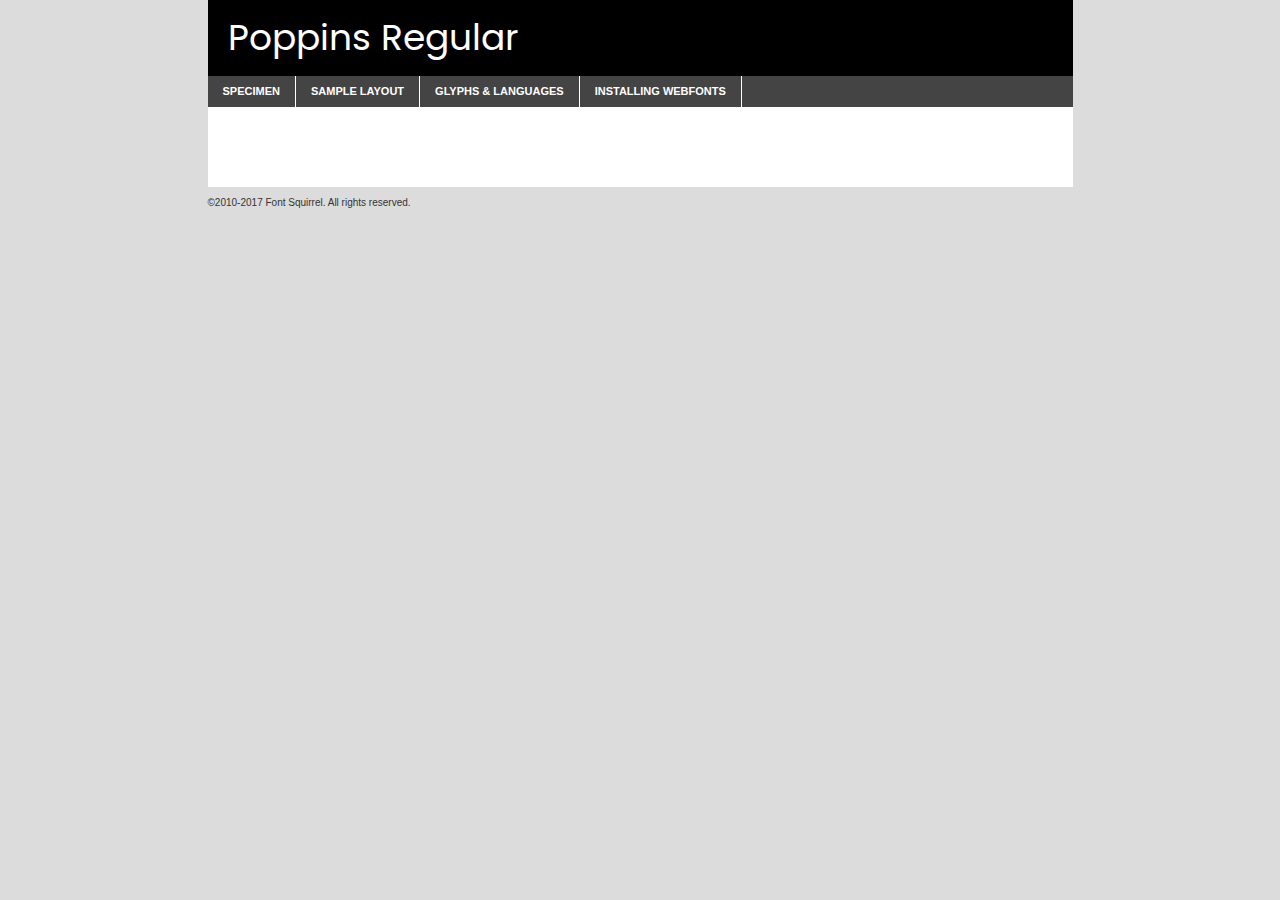
<file: Site Portfolio/FONTS/poppins-regular-demo.html>
<!DOCTYPE html PUBLIC "-//W3C//DTD XHTML 1.0 Transitional//EN"
	"http://www.w3.org/TR/xhtml1/DTD/xhtml1-transitional.dtd">

<html xmlns="http://www.w3.org/1999/xhtml" xml:lang="en" lang="en">
<head>
	<meta http-equiv="Content-Type" content="text/html; charset=utf-8" />
	<script src="http://ajax.googleapis.com/ajax/libs/jquery/1.7.2/jquery.min.js" type="text/javascript" charset="utf-8"></script>
	<script type="text/javascript">
	(function($){$.fn.easyTabs=function(option){var param=jQuery.extend({fadeSpeed:"fast",defaultContent:1,activeClass:'active'},option);$(this).each(function(){var thisId="#"+this.id;if(param.defaultContent==''){param.defaultContent=1;}
	if(typeof param.defaultContent=="number")
	{var defaultTab=$(thisId+" .tabs li:eq("+(param.defaultContent-1)+") a").attr('href').substr(1);}else{var defaultTab=param.defaultContent;}
	$(thisId+" .tabs li a").each(function(){var tabToHide=$(this).attr('href').substr(1);$("#"+tabToHide).addClass('easytabs-tab-content');});hideAll();changeContent(defaultTab);function hideAll(){$(thisId+" .easytabs-tab-content").hide();}
	function changeContent(tabId){hideAll();$(thisId+" .tabs li").removeClass(param.activeClass);$(thisId+" .tabs li a[href=#"+tabId+"]").closest('li').addClass(param.activeClass);if(param.fadeSpeed!="none")
	{$(thisId+" #"+tabId).fadeIn(param.fadeSpeed);}else{$(thisId+" #"+tabId).show();}}
	$(thisId+" .tabs li").click(function(){var tabId=$(this).find('a').attr('href').substr(1);changeContent(tabId);return false;});});}})(jQuery);
	</script>
	<link rel="stylesheet" href="specimen_files/specimen_stylesheet.css" type="text/css" charset="utf-8" />
	<link rel="stylesheet" href="stylesheet.css" type="text/css" charset="utf-8" />

	<style type="text/css">
					body{
				font-family: 'poppinsregular';
							}
		</style>

	<title>Poppins Regular Specimen</title>
	
	
	<script type="text/javascript" charset="utf-8">
		$(document).ready(function() {
			$('#container').easyTabs({defaultContent:1});
		});
	</script>
</head>

<body>
<div id="container">
	<div id="header">
		Poppins Regular	</div>
	<ul class="tabs">
		<li><a href="#specimen">Specimen</a></li>
		<li><a href="#layout">Sample Layout</a></li>
				<li><a href="#glyphs">Glyphs &amp; Languages</a></li>
		<li><a href="#installing">Installing Webfonts</a></li>
		
	</ul>
	
	<div id="main_content">

		
			<div id="specimen">
		
				<div class="section">
					<div class="grid12 firstcol">
						<div class="huge">AaBb</div>
					</div>
				</div>
		
				<div class="section">
					<div class="glyph_range">A&#x200B;B&#x200b;C&#x200b;D&#x200b;E&#x200b;F&#x200b;G&#x200b;H&#x200b;I&#x200b;J&#x200b;K&#x200b;L&#x200b;M&#x200b;N&#x200b;O&#x200b;P&#x200b;Q&#x200b;R&#x200b;S&#x200b;T&#x200b;U&#x200b;V&#x200b;W&#x200b;X&#x200b;Y&#x200b;Z&#x200b;a&#x200b;b&#x200b;c&#x200b;d&#x200b;e&#x200b;f&#x200b;g&#x200b;h&#x200b;i&#x200b;j&#x200b;k&#x200b;l&#x200b;m&#x200b;n&#x200b;o&#x200b;p&#x200b;q&#x200b;r&#x200b;s&#x200b;t&#x200b;u&#x200b;v&#x200b;w&#x200b;x&#x200b;y&#x200b;z&#x200b;1&#x200b;2&#x200b;3&#x200b;4&#x200b;5&#x200b;6&#x200b;7&#x200b;8&#x200b;9&#x200b;0&#x200b;&amp;&#x200b;.&#x200b;,&#x200b;?&#x200b;!&#x200b;&#64;&#x200b;(&#x200b;)&#x200b;#&#x200b;$&#x200b;%&#x200b;*&#x200b;+&#x200b;-&#x200b;=&#x200b;:&#x200b;;</div>
				</div>
				<div class="section">
					<div class="grid12 firstcol">
						<table class="sample_table">
							<tr><td>10</td><td class="size10">abcdefghijklmnopqrstuvwxyzABCDEFGHIJKLMNOPQRSTUVWXYZ0123456789abcdefghijklmnopqrstuvwxyzABCDEFGHIJKLMNOPQRSTUVWXYZ0123456789abcdefghijklmnopqrstuvwxyzABCDEFGHIJKLMNOPQRSTUVWXYZ</td></tr>
							<tr><td>11</td><td class="size11">abcdefghijklmnopqrstuvwxyzABCDEFGHIJKLMNOPQRSTUVWXYZ0123456789abcdefghijklmnopqrstuvwxyzABCDEFGHIJKLMNOPQRSTUVWXYZ0123456789abcdefghijklmnopqrstuvwxyzABCDEFGHIJKLMNOPQRSTUVWXYZ</td></tr>
							<tr><td>12</td><td class="size12">abcdefghijklmnopqrstuvwxyzABCDEFGHIJKLMNOPQRSTUVWXYZ0123456789abcdefghijklmnopqrstuvwxyzABCDEFGHIJKLMNOPQRSTUVWXYZ0123456789abcdefghijklmnopqrstuvwxyzABCDEFGHIJKLMNOPQRSTUVWXYZ</td></tr>
							<tr><td>13</td><td class="size13">abcdefghijklmnopqrstuvwxyzABCDEFGHIJKLMNOPQRSTUVWXYZ0123456789abcdefghijklmnopqrstuvwxyzABCDEFGHIJKLMNOPQRSTUVWXYZ0123456789abcdefghijklmnopqrstuvwxyzABCDEFGHIJKLMNOPQRSTUVWXYZ</td></tr>
							<tr><td>14</td><td class="size14">abcdefghijklmnopqrstuvwxyzABCDEFGHIJKLMNOPQRSTUVWXYZ0123456789abcdefghijklmnopqrstuvwxyzABCDEFGHIJKLMNOPQRSTUVWXYZ0123456789abcdefghijklmnopqrstuvwxyzABCDEFGHIJKLMNOPQRSTUVWXYZ</td></tr>
							<tr><td>16</td><td class="size16">abcdefghijklmnopqrstuvwxyzABCDEFGHIJKLMNOPQRSTUVWXYZ0123456789abcdefghijklmnopqrstuvwxyzABCDEFGHIJKLMNOPQRSTUVWXYZ</td></tr>
							<tr><td>18</td><td class="size18">abcdefghijklmnopqrstuvwxyzABCDEFGHIJKLMNOPQRSTUVWXYZ0123456789abcdefghijklmnopqrstuvwxyzABCDEFGHIJKLMNOPQRSTUVWXYZ</td></tr>
							<tr><td>20</td><td class="size20">abcdefghijklmnopqrstuvwxyzABCDEFGHIJKLMNOPQRSTUVWXYZ0123456789abcdefghijklmnopqrstuvwxyzABCDEFGHIJKLMNOPQRSTUVWXYZ</td></tr>
							<tr><td>24</td><td class="size24">abcdefghijklmnopqrstuvwxyzABCDEFGHIJKLMNOPQRSTUVWXYZ0123456789abcdefghijklmnopqrstuvwxyzABCDEFGHIJKLMNOPQRSTUVWXYZ</td></tr>
							<tr><td>30</td><td class="size30">abcdefghijklmnopqrstuvwxyzABCDEFGHIJKLMNOPQRSTUVWXYZ0123456789abcdefghijklmnopqrstuvwxyzABCDEFGHIJKLMNOPQRSTUVWXYZ</td></tr>
							<tr><td>36</td><td class="size36">abcdefghijklmnopqrstuvwxyzABCDEFGHIJKLMNOPQRSTUVWXYZ0123456789abcdefghijklmnopqrstuvwxyzABCDEFGHIJKLMNOPQRSTUVWXYZ</td></tr>
							<tr><td>48</td><td class="size48">abcdefghijklmnopqrstuvwxyzABCDEFGHIJKLMNOPQRSTUVWXYZ0123456789abcdefghijklmnopqrstuvwxyzABCDEFGHIJKLMNOPQRSTUVWXYZ</td></tr>
							<tr><td>60</td><td class="size60">abcdefghijklmnopqrstuvwxyzABCDEFGHIJKLMNOPQRSTUVWXYZ0123456789abcdefghijklmnopqrstuvwxyzABCDEFGHIJKLMNOPQRSTUVWXYZ</td></tr>
							<tr><td>72</td><td class="size72">abcdefghijklmnopqrstuvwxyzABCDEFGHIJKLMNOPQRSTUVWXYZ0123456789abcdefghijklmnopqrstuvwxyzABCDEFGHIJKLMNOPQRSTUVWXYZ</td></tr>
							<tr><td>90</td><td class="size90">abcdefghijklmnopqrstuvwxyzABCDEFGHIJKLMNOPQRSTUVWXYZ0123456789abcdefghijklmnopqrstuvwxyzABCDEFGHIJKLMNOPQRSTUVWXYZ</td></tr>
						</table>
				
					</div>
			
				</div>
		
		
		
								<div class="section" id="bodycomparison">


										<div id="xheight">
				<div class="fontbody">&#x25FC;&#x25FC;&#x25FC;&#x25FC;&#x25FC;&#x25FC;&#x25FC;&#x25FC;&#x25FC;&#x25FC;&#x25FC;&#x25FC;&#x25FC;&#x25FC;&#x25FC;&#x25FC;&#x25FC;&#x25FC;&#x25FC;&#x25FC;&#x25FC;&#x25FC;&#x25FC;&#x25FC;&#x25FC;&#x25FC;&#x25FC;&#x25FC;&#x25FC;&#x25FC;&#x25FC;&#x25FC;&#x25FC;&#x25FC;&#x25FC;&#x25FC;&#x25FC;&#x25FC;&#x25FC;&#x25FC;&#x25FC;&#x25FC;&#x25FC;&#x25FC;&#x25FC;&#x25FC;&#x25FC;&#x25FC;&#x25FC;&#x25FC;&#x25FC;&#x25FC;&#x25FC;&#x25FC;&#x25FC;&#x25FC;&#x25FC;&#x25FC;&#x25FC;&#x25FC;&#x25FC;&#x25FC;&#x25FC;&#x25FC;&#x25FC;&#x25FC;&#x25FC;&#x25FC;&#x25FC;&#x25FC;&#x25FC;&#x25FC;&#x25FC;&#x25FC;&#x25FC;&#x25FC;&#x25FC;&#x25FC;&#x25FC;&#x25FC;&#x25FC;&#x25FC;&#x25FC;&#x25FC;&#x25FC;&#x25FC;&#x25FC;&#x25FC;&#x25FC;&#x25FC;&#x25FC;&#x25FC;&#x25FC;&#x25FC;&#x25FC;&#x25FC;&#x25FC;&#x25FC;&#x25FC;body</div><div class="arialbody">body</div><div class="verdanabody">body</div><div class="georgiabody">body</div></div>
										<div class="fontbody" style="z-index:1">
											body<span>Poppins Regular</span>
										</div>
										<div class="arialbody" style="z-index:1">
											body<span>Arial</span>
										</div>
										<div class="verdanabody" style="z-index:1">
											body<span>Verdana</span>
										</div>
										<div class="georgiabody" style="z-index:1">
											body<span>Georgia</span>
										</div>



								</div>
		
		
				<div class="section psample psample_row1" id="">
					
					<div class="grid2 firstcol">
						<p class="size10"><span>10.</span>Aenean lacinia bibendum nulla sed consectetur. Fusce dapibus, tellus ac cursus commodo, tortor mauris condimentum nibh, ut fermentum massa justo sit amet risus. Nullam id dolor id nibh ultricies vehicula ut id elit. Cum sociis natoque penatibus et magnis dis parturient montes, nascetur ridiculus mus. Nulla vitae elit libero, a pharetra augue.</p>
			
					</div>
					<div class="grid3">
						<p class="size11"><span>11.</span>Aenean lacinia bibendum nulla sed consectetur. Fusce dapibus, tellus ac cursus commodo, tortor mauris condimentum nibh, ut fermentum massa justo sit amet risus. Nullam id dolor id nibh ultricies vehicula ut id elit. Cum sociis natoque penatibus et magnis dis parturient montes, nascetur ridiculus mus. Nulla vitae elit libero, a pharetra augue.</p>
			
					</div>
					<div class="grid3">
						<p class="size12"><span>12.</span>Aenean lacinia bibendum nulla sed consectetur. Fusce dapibus, tellus ac cursus commodo, tortor mauris condimentum nibh, ut fermentum massa justo sit amet risus. Nullam id dolor id nibh ultricies vehicula ut id elit. Cum sociis natoque penatibus et magnis dis parturient montes, nascetur ridiculus mus. Nulla vitae elit libero, a pharetra augue.</p>
			
					</div>
					<div class="grid4">
						<p class="size13"><span>13.</span>Aenean lacinia bibendum nulla sed consectetur. Fusce dapibus, tellus ac cursus commodo, tortor mauris condimentum nibh, ut fermentum massa justo sit amet risus. Nullam id dolor id nibh ultricies vehicula ut id elit. Cum sociis natoque penatibus et magnis dis parturient montes, nascetur ridiculus mus. Nulla vitae elit libero, a pharetra augue.</p>
			
					</div>
					<div class="white_blend"></div>
					
				</div>
				<div class="section psample psample_row2" id="">
					<div class="grid3 firstcol">
						<p class="size14"><span>14.</span>Aenean lacinia bibendum nulla sed consectetur. Fusce dapibus, tellus ac cursus commodo, tortor mauris condimentum nibh, ut fermentum massa justo sit amet risus. Nullam id dolor id nibh ultricies vehicula ut id elit. Cum sociis natoque penatibus et magnis dis parturient montes, nascetur ridiculus mus. Nulla vitae elit libero, a pharetra augue.</p>
			
					</div>
					<div class="grid4">
						<p class="size16"><span>16.</span>Aenean lacinia bibendum nulla sed consectetur. Fusce dapibus, tellus ac cursus commodo, tortor mauris condimentum nibh, ut fermentum massa justo sit amet risus. Nullam id dolor id nibh ultricies vehicula ut id elit. Cum sociis natoque penatibus et magnis dis parturient montes, nascetur ridiculus mus. Nulla vitae elit libero, a pharetra augue.</p>
			
					</div>
					<div class="grid5">
						<p class="size18"><span>18.</span>Aenean lacinia bibendum nulla sed consectetur. Fusce dapibus, tellus ac cursus commodo, tortor mauris condimentum nibh, ut fermentum massa justo sit amet risus. Nullam id dolor id nibh ultricies vehicula ut id elit. Cum sociis natoque penatibus et magnis dis parturient montes, nascetur ridiculus mus. Nulla vitae elit libero, a pharetra augue.</p>
			
					</div>

					<div class="white_blend"></div>

				</div>
				
				<div class="section psample psample_row3" id="">
					<div class="grid5 firstcol">
						<p class="size20"><span>20.</span>Aenean lacinia bibendum nulla sed consectetur. Fusce dapibus, tellus ac cursus commodo, tortor mauris condimentum nibh, ut fermentum massa justo sit amet risus. Nullam id dolor id nibh ultricies vehicula ut id elit. Cum sociis natoque penatibus et magnis dis parturient montes, nascetur ridiculus mus. Nulla vitae elit libero, a pharetra augue.</p>
					</div>
					<div class="grid7">
						<p class="size24"><span>24.</span>Aenean lacinia bibendum nulla sed consectetur. Fusce dapibus, tellus ac cursus commodo, tortor mauris condimentum nibh, ut fermentum massa justo sit amet risus. Nullam id dolor id nibh ultricies vehicula ut id elit. Cum sociis natoque penatibus et magnis dis parturient montes, nascetur ridiculus mus. Nulla vitae elit libero, a pharetra augue.</p>
					</div>
					
					<div class="white_blend"></div>
					
				</div>
				
				<div class="section psample psample_row4" id="">
					<div class="grid12 firstcol">
						<p class="size30"><span>30.</span>Aenean lacinia bibendum nulla sed consectetur. Fusce dapibus, tellus ac cursus commodo, tortor mauris condimentum nibh, ut fermentum massa justo sit amet risus. Nullam id dolor id nibh ultricies vehicula ut id elit. Cum sociis natoque penatibus et magnis dis parturient montes, nascetur ridiculus mus. Nulla vitae elit libero, a pharetra augue.</p>
					</div>
					<div class="white_blend"></div>
					
				</div>
				
				
				
				<div class="section psample psample_row1 fullreverse">
					<div class="grid2 firstcol">
						<p class="size10"><span>10.</span>Aenean lacinia bibendum nulla sed consectetur. Fusce dapibus, tellus ac cursus commodo, tortor mauris condimentum nibh, ut fermentum massa justo sit amet risus. Nullam id dolor id nibh ultricies vehicula ut id elit. Cum sociis natoque penatibus et magnis dis parturient montes, nascetur ridiculus mus. Nulla vitae elit libero, a pharetra augue.</p>
			
					</div>
					<div class="grid3">
						<p class="size11"><span>11.</span>Aenean lacinia bibendum nulla sed consectetur. Fusce dapibus, tellus ac cursus commodo, tortor mauris condimentum nibh, ut fermentum massa justo sit amet risus. Nullam id dolor id nibh ultricies vehicula ut id elit. Cum sociis natoque penatibus et magnis dis parturient montes, nascetur ridiculus mus. Nulla vitae elit libero, a pharetra augue.</p>
			
					</div>
					<div class="grid3">
						<p class="size12"><span>12.</span>Aenean lacinia bibendum nulla sed consectetur. Fusce dapibus, tellus ac cursus commodo, tortor mauris condimentum nibh, ut fermentum massa justo sit amet risus. Nullam id dolor id nibh ultricies vehicula ut id elit. Cum sociis natoque penatibus et magnis dis parturient montes, nascetur ridiculus mus. Nulla vitae elit libero, a pharetra augue.</p>
			
					</div>
					<div class="grid4">
						<p class="size13"><span>13.</span>Aenean lacinia bibendum nulla sed consectetur. Fusce dapibus, tellus ac cursus commodo, tortor mauris condimentum nibh, ut fermentum massa justo sit amet risus. Nullam id dolor id nibh ultricies vehicula ut id elit. Cum sociis natoque penatibus et magnis dis parturient montes, nascetur ridiculus mus. Nulla vitae elit libero, a pharetra augue.</p>
			
					</div>
					<div class="black_blend"></div>
					
				</div>
				
				<div class="section psample psample_row2 fullreverse">
					<div class="grid3 firstcol">
						<p class="size14"><span>14.</span>Aenean lacinia bibendum nulla sed consectetur. Fusce dapibus, tellus ac cursus commodo, tortor mauris condimentum nibh, ut fermentum massa justo sit amet risus. Nullam id dolor id nibh ultricies vehicula ut id elit. Cum sociis natoque penatibus et magnis dis parturient montes, nascetur ridiculus mus. Nulla vitae elit libero, a pharetra augue.</p>
			
					</div>
					<div class="grid4">
						<p class="size16"><span>16.</span>Aenean lacinia bibendum nulla sed consectetur. Fusce dapibus, tellus ac cursus commodo, tortor mauris condimentum nibh, ut fermentum massa justo sit amet risus. Nullam id dolor id nibh ultricies vehicula ut id elit. Cum sociis natoque penatibus et magnis dis parturient montes, nascetur ridiculus mus. Nulla vitae elit libero, a pharetra augue.</p>
			
					</div>
					<div class="grid5">
						<p class="size18"><span>18.</span>Aenean lacinia bibendum nulla sed consectetur. Fusce dapibus, tellus ac cursus commodo, tortor mauris condimentum nibh, ut fermentum massa justo sit amet risus. Nullam id dolor id nibh ultricies vehicula ut id elit. Cum sociis natoque penatibus et magnis dis parturient montes, nascetur ridiculus mus. Nulla vitae elit libero, a pharetra augue.</p>
			
					</div>
					<div class="black_blend"></div>

				</div>
				
				<div class="section psample fullreverse psample_row3" id="">
					<div class="grid5 firstcol">
						<p class="size20"><span>20.</span>Aenean lacinia bibendum nulla sed consectetur. Fusce dapibus, tellus ac cursus commodo, tortor mauris condimentum nibh, ut fermentum massa justo sit amet risus. Nullam id dolor id nibh ultricies vehicula ut id elit. Cum sociis natoque penatibus et magnis dis parturient montes, nascetur ridiculus mus. Nulla vitae elit libero, a pharetra augue.</p>
					</div>
					<div class="grid7">
						<p class="size24"><span>24.</span>Aenean lacinia bibendum nulla sed consectetur. Fusce dapibus, tellus ac cursus commodo, tortor mauris condimentum nibh, ut fermentum massa justo sit amet risus. Nullam id dolor id nibh ultricies vehicula ut id elit. Cum sociis natoque penatibus et magnis dis parturient montes, nascetur ridiculus mus. Nulla vitae elit libero, a pharetra augue.</p>
					</div>
					
					<div class="black_blend"></div>
					
				</div>
				
				<div class="section psample fullreverse psample_row4" id="" style="border-bottom: 20px #000 solid;">
					<div class="grid12 firstcol">
						<p class="size30"><span>30.</span>Aenean lacinia bibendum nulla sed consectetur. Fusce dapibus, tellus ac cursus commodo, tortor mauris condimentum nibh, ut fermentum massa justo sit amet risus. Nullam id dolor id nibh ultricies vehicula ut id elit. Cum sociis natoque penatibus et magnis dis parturient montes, nascetur ridiculus mus. Nulla vitae elit libero, a pharetra augue.</p>
					</div>
					<div class="black_blend"></div>
					
				</div>
				
				
				
				
			</div>
			
			<div id="layout">
				
				<div class="section">
					
					<div class="grid12 firstcol">
						<h1>Lorem Ipsum Dolor</h1>
						<h2>Etiam porta sem malesuada magna mollis euismod</h2>
						
						<p class="byline">By <a href="#link">Aenean Lacinia</a></p>
					</div>
				</div>
				<div class="section">
					<div class="grid8 firstcol">
						<p class="large">Donec sed odio dui. Morbi leo risus, porta ac consectetur ac, vestibulum at eros. Fusce dapibus, tellus ac cursus commodo, tortor mauris condimentum nibh, ut fermentum massa justo sit amet risus. </p>

						
						<h3>Pellentesque ornare sem</h3>

						<p>Maecenas sed diam eget risus varius blandit sit amet non magna. Maecenas faucibus mollis interdum. Donec ullamcorper nulla non metus auctor fringilla. Nullam id dolor id nibh ultricies vehicula ut id elit. Nullam id dolor id nibh ultricies vehicula ut id elit. </p>

						<p>Aenean eu leo quam. Pellentesque ornare sem lacinia quam venenatis vestibulum. Lorem ipsum dolor sit amet, consectetur adipiscing elit. Cum sociis natoque penatibus et magnis dis parturient montes, nascetur ridiculus mus. </p>

						<p>Nulla vitae elit libero, a pharetra augue. Praesent commodo cursus magna, vel scelerisque nisl consectetur et. Aenean lacinia bibendum nulla sed consectetur. </p>

						<p>Nullam quis risus eget urna mollis ornare vel eu leo. Nullam quis risus eget urna mollis ornare vel eu leo. Maecenas sed diam eget risus varius blandit sit amet non magna. Donec ullamcorper nulla non metus auctor fringilla. </p>

						<h3>Cras mattis consectetur</h3>

						<p>Aenean eu leo quam. Pellentesque ornare sem lacinia quam venenatis vestibulum. Aenean lacinia bibendum nulla sed consectetur. Integer posuere erat a ante venenatis dapibus posuere velit aliquet. Cras mattis consectetur purus sit amet fermentum. </p>

						<p>Nullam id dolor id nibh ultricies vehicula ut id elit. Nullam quis risus eget urna mollis ornare vel eu leo. Cras mattis consectetur purus sit amet fermentum.</p>
					</div>
					
					<div class="grid4 sidebar">
						
						<div class="box reverse">
							<p class="last">Nullam quis risus eget urna mollis ornare vel eu leo. Donec ullamcorper nulla non metus auctor fringilla. Cras mattis consectetur purus sit amet fermentum. Sed posuere consectetur est at lobortis. Lorem ipsum dolor sit amet, consectetur adipiscing elit. </p>
						</div>
						
						<p class="caption">Maecenas sed diam eget risus varius.</p>

						<p>Vestibulum id ligula porta felis euismod semper. Integer posuere erat a ante venenatis dapibus posuere velit aliquet. Vestibulum id ligula porta felis euismod semper. Sed posuere consectetur est at lobortis. Maecenas sed diam eget risus varius blandit sit amet non magna. Fusce dapibus, tellus ac cursus commodo, tortor mauris condimentum nibh, ut fermentum massa justo sit amet risus. </p>

					

						<p>Duis mollis, est non commodo luctus, nisi erat porttitor ligula, eget lacinia odio sem nec elit. Aenean lacinia bibendum nulla sed consectetur. Vivamus sagittis lacus vel augue laoreet rutrum faucibus dolor auctor. Aenean lacinia bibendum nulla sed consectetur. Nullam quis risus eget urna mollis ornare vel eu leo. </p>

						<p>Praesent commodo cursus magna, vel scelerisque nisl consectetur et. Donec ullamcorper nulla non metus auctor fringilla. Maecenas faucibus mollis interdum. Fusce dapibus, tellus ac cursus commodo, tortor mauris condimentum nibh, ut fermentum massa justo sit amet risus. </p>

					</div>
				</div>
				
			</div>


			



		<div id="glyphs">
			<div class="section">
				<div class="grid12 firstcol">
			
				<h1>Language Support</h1>
				<p>The subset of Poppins Regular in this kit supports the following languages:<br />
			
					Albanian, Basque, Breton, Chamorro, Danish, Dutch, English, Faroese, Finnish, French, Frisian, Galician, German, Icelandic, Italian, Malagasy, Norwegian, Portuguese, Spanish, Alsatian, Aragonese, Arapaho, Arrernte, Asturian, Aymara, Bislama, Cebuano, Corsican, Fijian, French_creole, Genoese, Gilbertese, Greenlandic, Haitian_creole, Hiligaynon, Hmong, Hopi, Ibanag, Iloko_ilokano, Indonesian, Interglossa_glosa, Interlingua, Irish_gaelic, Jerriais, Lojban, Lombard, Luxembourgeois, Manx, Mohawk, Norfolk_pitcairnese, Occitan, Oromo, Pangasinan, Papiamento, Piedmontese, Potawatomi, Rhaeto-romance, Romansh, Rotokas, Sami_lule, Samoan, Sardinian, Scots_gaelic, Seychelles_creole, Shona, Sicilian, Somali, Southern_ndebele, Swahili, Swati_swazi, Tagalog_filipino_pilipino, Tetum, Tok_pisin, Uyghur_latinized, Volapuk, Walloon, Warlpiri, Xhosa, Yapese, Zulu, Latinbasic, Ubasic, Demo				</p>
				<h1>Glyph Chart</h1>
				<p>The subset of Poppins Regular in this kit includes all the glyphs listed below. Unicode entities are included above each glyph to help you insert individual characters into your layout.</p>
				<div id="glyph_chart">
			
																														 <div><p>&amp;#13;</p>&#13;</div>
																				 <div><p>&amp;#32;</p>&#32;</div>
																				 <div><p>&amp;#33;</p>&#33;</div>
																				 <div><p>&amp;#34;</p>&#34;</div>
																				 <div><p>&amp;#35;</p>&#35;</div>
																				 <div><p>&amp;#36;</p>&#36;</div>
																				 <div><p>&amp;#37;</p>&#37;</div>
																				 <div><p>&amp;#38;</p>&#38;</div>
																				 <div><p>&amp;#39;</p>&#39;</div>
																				 <div><p>&amp;#40;</p>&#40;</div>
																				 <div><p>&amp;#41;</p>&#41;</div>
																				 <div><p>&amp;#42;</p>&#42;</div>
																				 <div><p>&amp;#43;</p>&#43;</div>
																				 <div><p>&amp;#44;</p>&#44;</div>
																				 <div><p>&amp;#45;</p>&#45;</div>
																				 <div><p>&amp;#46;</p>&#46;</div>
																				 <div><p>&amp;#47;</p>&#47;</div>
																				 <div><p>&amp;#48;</p>&#48;</div>
																				 <div><p>&amp;#49;</p>&#49;</div>
																				 <div><p>&amp;#50;</p>&#50;</div>
																				 <div><p>&amp;#51;</p>&#51;</div>
																				 <div><p>&amp;#52;</p>&#52;</div>
																				 <div><p>&amp;#53;</p>&#53;</div>
																				 <div><p>&amp;#54;</p>&#54;</div>
																				 <div><p>&amp;#55;</p>&#55;</div>
																				 <div><p>&amp;#56;</p>&#56;</div>
																				 <div><p>&amp;#57;</p>&#57;</div>
																				 <div><p>&amp;#58;</p>&#58;</div>
																				 <div><p>&amp;#59;</p>&#59;</div>
																				 <div><p>&amp;#60;</p>&#60;</div>
																				 <div><p>&amp;#61;</p>&#61;</div>
																				 <div><p>&amp;#62;</p>&#62;</div>
																				 <div><p>&amp;#63;</p>&#63;</div>
																				 <div><p>&amp;#64;</p>&#64;</div>
																				 <div><p>&amp;#65;</p>&#65;</div>
																				 <div><p>&amp;#66;</p>&#66;</div>
																				 <div><p>&amp;#67;</p>&#67;</div>
																				 <div><p>&amp;#68;</p>&#68;</div>
																				 <div><p>&amp;#69;</p>&#69;</div>
																				 <div><p>&amp;#70;</p>&#70;</div>
																				 <div><p>&amp;#71;</p>&#71;</div>
																				 <div><p>&amp;#72;</p>&#72;</div>
																				 <div><p>&amp;#73;</p>&#73;</div>
																				 <div><p>&amp;#74;</p>&#74;</div>
																				 <div><p>&amp;#75;</p>&#75;</div>
																				 <div><p>&amp;#76;</p>&#76;</div>
																				 <div><p>&amp;#77;</p>&#77;</div>
																				 <div><p>&amp;#78;</p>&#78;</div>
																				 <div><p>&amp;#79;</p>&#79;</div>
																				 <div><p>&amp;#80;</p>&#80;</div>
																				 <div><p>&amp;#81;</p>&#81;</div>
																				 <div><p>&amp;#82;</p>&#82;</div>
																				 <div><p>&amp;#83;</p>&#83;</div>
																				 <div><p>&amp;#84;</p>&#84;</div>
																				 <div><p>&amp;#85;</p>&#85;</div>
																				 <div><p>&amp;#86;</p>&#86;</div>
																				 <div><p>&amp;#87;</p>&#87;</div>
																				 <div><p>&amp;#88;</p>&#88;</div>
																				 <div><p>&amp;#89;</p>&#89;</div>
																				 <div><p>&amp;#90;</p>&#90;</div>
																				 <div><p>&amp;#91;</p>&#91;</div>
																				 <div><p>&amp;#92;</p>&#92;</div>
																				 <div><p>&amp;#93;</p>&#93;</div>
																				 <div><p>&amp;#94;</p>&#94;</div>
																				 <div><p>&amp;#95;</p>&#95;</div>
																				 <div><p>&amp;#96;</p>&#96;</div>
																				 <div><p>&amp;#97;</p>&#97;</div>
																				 <div><p>&amp;#98;</p>&#98;</div>
																				 <div><p>&amp;#99;</p>&#99;</div>
																				 <div><p>&amp;#100;</p>&#100;</div>
																				 <div><p>&amp;#101;</p>&#101;</div>
																				 <div><p>&amp;#102;</p>&#102;</div>
																				 <div><p>&amp;#103;</p>&#103;</div>
																				 <div><p>&amp;#104;</p>&#104;</div>
																				 <div><p>&amp;#105;</p>&#105;</div>
																				 <div><p>&amp;#106;</p>&#106;</div>
																				 <div><p>&amp;#107;</p>&#107;</div>
																				 <div><p>&amp;#108;</p>&#108;</div>
																				 <div><p>&amp;#109;</p>&#109;</div>
																				 <div><p>&amp;#110;</p>&#110;</div>
																				 <div><p>&amp;#111;</p>&#111;</div>
																				 <div><p>&amp;#112;</p>&#112;</div>
																				 <div><p>&amp;#113;</p>&#113;</div>
																				 <div><p>&amp;#114;</p>&#114;</div>
																				 <div><p>&amp;#115;</p>&#115;</div>
																				 <div><p>&amp;#116;</p>&#116;</div>
																				 <div><p>&amp;#117;</p>&#117;</div>
																				 <div><p>&amp;#118;</p>&#118;</div>
																				 <div><p>&amp;#119;</p>&#119;</div>
																				 <div><p>&amp;#120;</p>&#120;</div>
																				 <div><p>&amp;#121;</p>&#121;</div>
																				 <div><p>&amp;#122;</p>&#122;</div>
																				 <div><p>&amp;#123;</p>&#123;</div>
																				 <div><p>&amp;#124;</p>&#124;</div>
																				 <div><p>&amp;#125;</p>&#125;</div>
																				 <div><p>&amp;#126;</p>&#126;</div>
																				 <div><p>&amp;#160;</p>&#160;</div>
																				 <div><p>&amp;#161;</p>&#161;</div>
																				 <div><p>&amp;#162;</p>&#162;</div>
																				 <div><p>&amp;#163;</p>&#163;</div>
																				 <div><p>&amp;#164;</p>&#164;</div>
																				 <div><p>&amp;#165;</p>&#165;</div>
																				 <div><p>&amp;#166;</p>&#166;</div>
																				 <div><p>&amp;#167;</p>&#167;</div>
																				 <div><p>&amp;#168;</p>&#168;</div>
																				 <div><p>&amp;#169;</p>&#169;</div>
																				 <div><p>&amp;#170;</p>&#170;</div>
																				 <div><p>&amp;#171;</p>&#171;</div>
																				 <div><p>&amp;#172;</p>&#172;</div>
																				 <div><p>&amp;#173;</p>&#173;</div>
																				 <div><p>&amp;#174;</p>&#174;</div>
																				 <div><p>&amp;#175;</p>&#175;</div>
																				 <div><p>&amp;#176;</p>&#176;</div>
																				 <div><p>&amp;#177;</p>&#177;</div>
																				 <div><p>&amp;#178;</p>&#178;</div>
																				 <div><p>&amp;#179;</p>&#179;</div>
																				 <div><p>&amp;#180;</p>&#180;</div>
																				 <div><p>&amp;#181;</p>&#181;</div>
																				 <div><p>&amp;#182;</p>&#182;</div>
																				 <div><p>&amp;#183;</p>&#183;</div>
																				 <div><p>&amp;#184;</p>&#184;</div>
																				 <div><p>&amp;#185;</p>&#185;</div>
																				 <div><p>&amp;#186;</p>&#186;</div>
																				 <div><p>&amp;#187;</p>&#187;</div>
																				 <div><p>&amp;#188;</p>&#188;</div>
																				 <div><p>&amp;#189;</p>&#189;</div>
																				 <div><p>&amp;#190;</p>&#190;</div>
																				 <div><p>&amp;#191;</p>&#191;</div>
																				 <div><p>&amp;#192;</p>&#192;</div>
																				 <div><p>&amp;#193;</p>&#193;</div>
																				 <div><p>&amp;#194;</p>&#194;</div>
																				 <div><p>&amp;#195;</p>&#195;</div>
																				 <div><p>&amp;#196;</p>&#196;</div>
																				 <div><p>&amp;#197;</p>&#197;</div>
																				 <div><p>&amp;#198;</p>&#198;</div>
																				 <div><p>&amp;#199;</p>&#199;</div>
																				 <div><p>&amp;#200;</p>&#200;</div>
																				 <div><p>&amp;#201;</p>&#201;</div>
																				 <div><p>&amp;#202;</p>&#202;</div>
																				 <div><p>&amp;#203;</p>&#203;</div>
																				 <div><p>&amp;#204;</p>&#204;</div>
																				 <div><p>&amp;#205;</p>&#205;</div>
																				 <div><p>&amp;#206;</p>&#206;</div>
																				 <div><p>&amp;#207;</p>&#207;</div>
																				 <div><p>&amp;#208;</p>&#208;</div>
																				 <div><p>&amp;#209;</p>&#209;</div>
																				 <div><p>&amp;#210;</p>&#210;</div>
																				 <div><p>&amp;#211;</p>&#211;</div>
																				 <div><p>&amp;#212;</p>&#212;</div>
																				 <div><p>&amp;#213;</p>&#213;</div>
																				 <div><p>&amp;#214;</p>&#214;</div>
																				 <div><p>&amp;#215;</p>&#215;</div>
																				 <div><p>&amp;#216;</p>&#216;</div>
																				 <div><p>&amp;#217;</p>&#217;</div>
																				 <div><p>&amp;#218;</p>&#218;</div>
																				 <div><p>&amp;#219;</p>&#219;</div>
																				 <div><p>&amp;#220;</p>&#220;</div>
																				 <div><p>&amp;#221;</p>&#221;</div>
																				 <div><p>&amp;#222;</p>&#222;</div>
																				 <div><p>&amp;#223;</p>&#223;</div>
																				 <div><p>&amp;#224;</p>&#224;</div>
																				 <div><p>&amp;#225;</p>&#225;</div>
																				 <div><p>&amp;#226;</p>&#226;</div>
																				 <div><p>&amp;#227;</p>&#227;</div>
																				 <div><p>&amp;#228;</p>&#228;</div>
																				 <div><p>&amp;#229;</p>&#229;</div>
																				 <div><p>&amp;#230;</p>&#230;</div>
																				 <div><p>&amp;#231;</p>&#231;</div>
																				 <div><p>&amp;#232;</p>&#232;</div>
																				 <div><p>&amp;#233;</p>&#233;</div>
																				 <div><p>&amp;#234;</p>&#234;</div>
																				 <div><p>&amp;#235;</p>&#235;</div>
																				 <div><p>&amp;#236;</p>&#236;</div>
																				 <div><p>&amp;#237;</p>&#237;</div>
																				 <div><p>&amp;#238;</p>&#238;</div>
																				 <div><p>&amp;#239;</p>&#239;</div>
																				 <div><p>&amp;#240;</p>&#240;</div>
																				 <div><p>&amp;#241;</p>&#241;</div>
																				 <div><p>&amp;#242;</p>&#242;</div>
																				 <div><p>&amp;#243;</p>&#243;</div>
																				 <div><p>&amp;#244;</p>&#244;</div>
																				 <div><p>&amp;#245;</p>&#245;</div>
																				 <div><p>&amp;#246;</p>&#246;</div>
																				 <div><p>&amp;#247;</p>&#247;</div>
																				 <div><p>&amp;#248;</p>&#248;</div>
																				 <div><p>&amp;#249;</p>&#249;</div>
																				 <div><p>&amp;#250;</p>&#250;</div>
																				 <div><p>&amp;#251;</p>&#251;</div>
																				 <div><p>&amp;#252;</p>&#252;</div>
																				 <div><p>&amp;#253;</p>&#253;</div>
																				 <div><p>&amp;#254;</p>&#254;</div>
																				 <div><p>&amp;#255;</p>&#255;</div>
																				 <div><p>&amp;#338;</p>&#338;</div>
																				 <div><p>&amp;#339;</p>&#339;</div>
																				 <div><p>&amp;#376;</p>&#376;</div>
																				 <div><p>&amp;#710;</p>&#710;</div>
																				 <div><p>&amp;#732;</p>&#732;</div>
																				 <div><p>&amp;#8192;</p>&#8192;</div>
																				 <div><p>&amp;#8193;</p>&#8193;</div>
																				 <div><p>&amp;#8194;</p>&#8194;</div>
																				 <div><p>&amp;#8195;</p>&#8195;</div>
																				 <div><p>&amp;#8196;</p>&#8196;</div>
																				 <div><p>&amp;#8197;</p>&#8197;</div>
																				 <div><p>&amp;#8198;</p>&#8198;</div>
																				 <div><p>&amp;#8199;</p>&#8199;</div>
																				 <div><p>&amp;#8200;</p>&#8200;</div>
																				 <div><p>&amp;#8201;</p>&#8201;</div>
																				 <div><p>&amp;#8202;</p>&#8202;</div>
																				 <div><p>&amp;#8208;</p>&#8208;</div>
																				 <div><p>&amp;#8209;</p>&#8209;</div>
																				 <div><p>&amp;#8210;</p>&#8210;</div>
																				 <div><p>&amp;#8211;</p>&#8211;</div>
																				 <div><p>&amp;#8212;</p>&#8212;</div>
																				 <div><p>&amp;#8216;</p>&#8216;</div>
																				 <div><p>&amp;#8217;</p>&#8217;</div>
																				 <div><p>&amp;#8218;</p>&#8218;</div>
																				 <div><p>&amp;#8220;</p>&#8220;</div>
																				 <div><p>&amp;#8221;</p>&#8221;</div>
																				 <div><p>&amp;#8222;</p>&#8222;</div>
																				 <div><p>&amp;#8226;</p>&#8226;</div>
																				 <div><p>&amp;#8230;</p>&#8230;</div>
																				 <div><p>&amp;#8239;</p>&#8239;</div>
																				 <div><p>&amp;#8249;</p>&#8249;</div>
																				 <div><p>&amp;#8250;</p>&#8250;</div>
																				 <div><p>&amp;#8287;</p>&#8287;</div>
																				 <div><p>&amp;#8364;</p>&#8364;</div>
																				 <div><p>&amp;#8482;</p>&#8482;</div>
																				 <div><p>&amp;#64257;</p>&#64257;</div>
																				 <div><p>&amp;#64258;</p>&#64258;</div>
																																																</div>	
				</div>
		
		
			</div>
		</div>
		
		
		<div id="specs">
			
		</div>
	
		<div id="installing">
			<div class="section">
				<div class="grid7 firstcol">
					<h1>Installing Webfonts</h1>
					
					<p>Webfonts are supported by all major browser platforms but not all in the same way. There are currently four different font formats that must be included in order to target all browsers. This includes TTF, WOFF, EOT and SVG.</p>
					
					<h2>1. Upload your webfonts</h2>
					<p>You must upload your webfont kit to your website. They should be in or near the same directory as your CSS files.</p>
					
					<h2>2. Include the webfont stylesheet</h2>
					<p>A special CSS @font-face declaration helps the various browsers select the appropriate font it needs without causing you a bunch of headaches. Learn more about this syntax by reading the <a href="https://www.fontspring.com/blog/further-hardening-of-the-bulletproof-syntax">Fontspring blog post</a> about it. The code for it is as follows:</p>


<code>
@font-face{ 
	font-family: 'MyWebFont';
	src: url('WebFont.eot');
	src: url('WebFont.eot?#iefix') format('embedded-opentype'),
	     url('WebFont.woff') format('woff'),
	     url('WebFont.ttf') format('truetype'),
	     url('WebFont.svg#webfont') format('svg');
}
</code>

	<p>We've already gone ahead and generated the code for you. All you have to do is link to the stylesheet in your HTML, like this:</p>
	<code>&lt;link rel=&quot;stylesheet&quot; href=&quot;stylesheet.css&quot; type=&quot;text/css&quot; charset=&quot;utf-8&quot; /&gt;</code>

					<h2>3. Modify your own stylesheet</h2>
					<p>To take advantage of your new fonts, you must tell your stylesheet to use them. Look at the original @font-face declaration above and find the property called "font-family." The name linked there will be what you use to reference the font. Prepend that webfont name to the font stack in the "font-family" property, inside the selector you want to change. For example:</p>
<code>p { font-family: 'WebFont', Arial, sans-serif; }</code>

<h2>4. Test</h2>
<p>Getting webfonts to work cross-browser <em>can</em> be tricky. Use the information in the sidebar to help you if you find that fonts aren't loading in a particular browser.</p>
				</div>
				
				<div class="grid5 sidebar">
					<div class="box">
						<h2>Troubleshooting<br />Font-Face Problems</h2>
						<p>Having trouble getting your webfonts to load in your new website? Here are some tips to sort out what might be the problem.</p>

						<h3>Fonts not showing in any browser</h3>

						<p>This sounds like you need to work on the plumbing. You either did not upload the fonts to the correct directory, or you did not link the fonts properly in the CSS. If you've confirmed that all this is correct and you still have a problem, take a look at your .htaccess file and see if requests are getting intercepted.</p>

						<h3>Fonts not loading in iPhone or iPad</h3>

						<p>The most common problem here is that you are serving the fonts from an IIS server. IIS refuses to serve files that have unknown MIME types. If that is the case, you must set the MIME type for SVG to "image/svg+xml" in the server settings. Follow these instructions from Microsoft if you need help.</p>

						<h3>Fonts not loading in Firefox</h3>

						<p>The primary reason for this failure? You are still using a version Firefox older than 3.5. So upgrade already! If that isn't it, then you are very likely serving fonts from a different domain. Firefox requires that all font assets be served from the same domain. Lastly it is possible that you need to add WOFF to your list of MIME types (if you are serving via IIS.)</p>

						<h3>Fonts not loading in IE</h3>

						<p>Are you looking at Internet Explorer on an actual Windows machine or are you cheating by using a service like Adobe BrowserLab? Many of these screenshot services do not render @font-face for IE. Best to test it on a real machine.</p>

						<h3>Fonts not loading in IE9</h3>

						<p>IE9, like Firefox, requires that fonts be served from the same domain as the website. Make sure that is the case.</p>
					</div>
				</div>
			</div>
			
		</div>
	
	</div>
	<div id="footer">
		<p>&copy;2010-2017 Font Squirrel. All rights reserved.</p>
	</div>
</div>
</body>
</html>
</file>
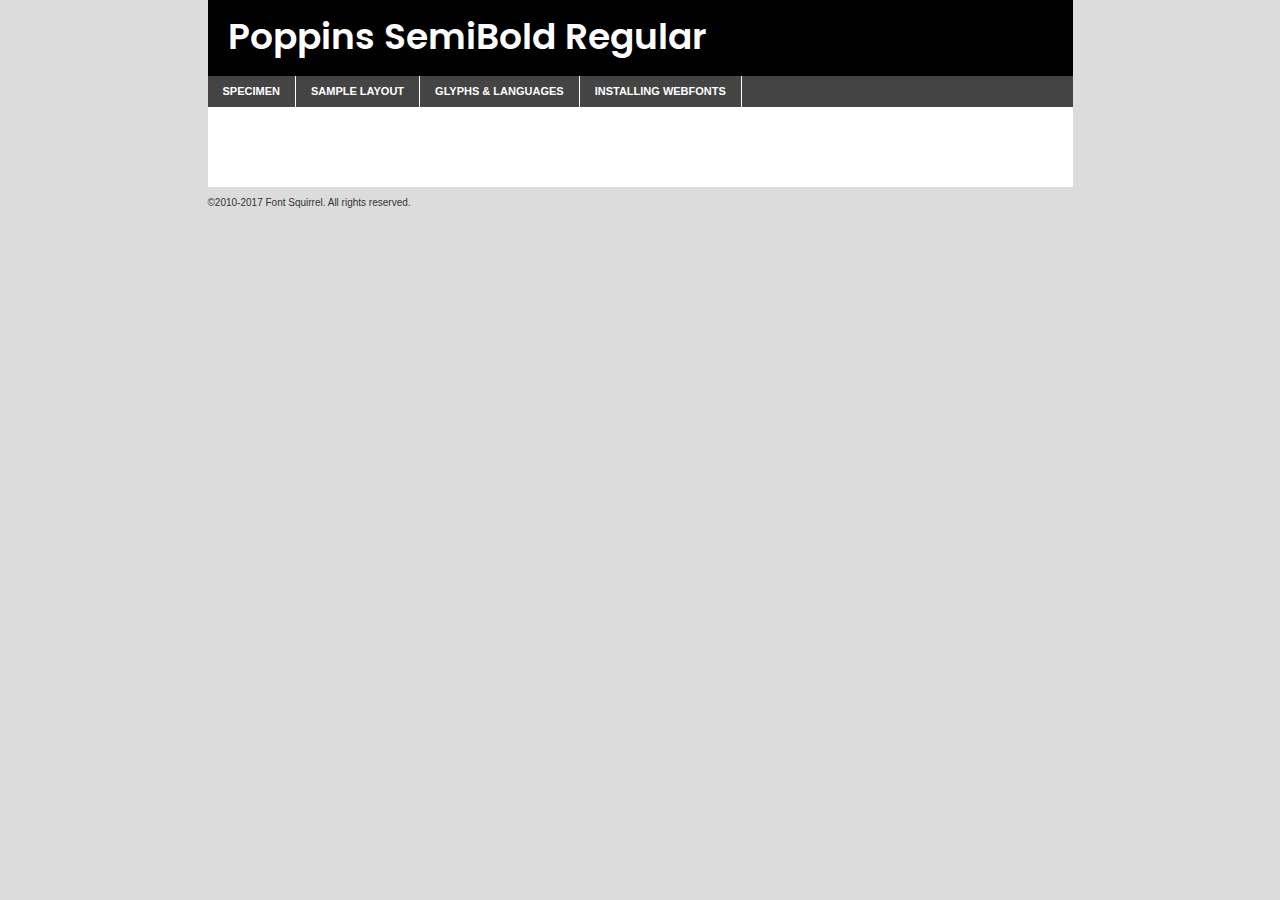
<file: Site Portfolio/FONTS/poppins-semibold-demo.html>
<!DOCTYPE html PUBLIC "-//W3C//DTD XHTML 1.0 Transitional//EN"
	"http://www.w3.org/TR/xhtml1/DTD/xhtml1-transitional.dtd">

<html xmlns="http://www.w3.org/1999/xhtml" xml:lang="en" lang="en">
<head>
	<meta http-equiv="Content-Type" content="text/html; charset=utf-8" />
	<script src="http://ajax.googleapis.com/ajax/libs/jquery/1.7.2/jquery.min.js" type="text/javascript" charset="utf-8"></script>
	<script type="text/javascript">
	(function($){$.fn.easyTabs=function(option){var param=jQuery.extend({fadeSpeed:"fast",defaultContent:1,activeClass:'active'},option);$(this).each(function(){var thisId="#"+this.id;if(param.defaultContent==''){param.defaultContent=1;}
	if(typeof param.defaultContent=="number")
	{var defaultTab=$(thisId+" .tabs li:eq("+(param.defaultContent-1)+") a").attr('href').substr(1);}else{var defaultTab=param.defaultContent;}
	$(thisId+" .tabs li a").each(function(){var tabToHide=$(this).attr('href').substr(1);$("#"+tabToHide).addClass('easytabs-tab-content');});hideAll();changeContent(defaultTab);function hideAll(){$(thisId+" .easytabs-tab-content").hide();}
	function changeContent(tabId){hideAll();$(thisId+" .tabs li").removeClass(param.activeClass);$(thisId+" .tabs li a[href=#"+tabId+"]").closest('li').addClass(param.activeClass);if(param.fadeSpeed!="none")
	{$(thisId+" #"+tabId).fadeIn(param.fadeSpeed);}else{$(thisId+" #"+tabId).show();}}
	$(thisId+" .tabs li").click(function(){var tabId=$(this).find('a').attr('href').substr(1);changeContent(tabId);return false;});});}})(jQuery);
	</script>
	<link rel="stylesheet" href="specimen_files/specimen_stylesheet.css" type="text/css" charset="utf-8" />
	<link rel="stylesheet" href="stylesheet.css" type="text/css" charset="utf-8" />

	<style type="text/css">
					body{
				font-family: 'poppinssemibold';
							}
		</style>

	<title>Poppins SemiBold Regular Specimen</title>
	
	
	<script type="text/javascript" charset="utf-8">
		$(document).ready(function() {
			$('#container').easyTabs({defaultContent:1});
		});
	</script>
</head>

<body>
<div id="container">
	<div id="header">
		Poppins SemiBold Regular	</div>
	<ul class="tabs">
		<li><a href="#specimen">Specimen</a></li>
		<li><a href="#layout">Sample Layout</a></li>
				<li><a href="#glyphs">Glyphs &amp; Languages</a></li>
		<li><a href="#installing">Installing Webfonts</a></li>
		
	</ul>
	
	<div id="main_content">

		
			<div id="specimen">
		
				<div class="section">
					<div class="grid12 firstcol">
						<div class="huge">AaBb</div>
					</div>
				</div>
		
				<div class="section">
					<div class="glyph_range">A&#x200B;B&#x200b;C&#x200b;D&#x200b;E&#x200b;F&#x200b;G&#x200b;H&#x200b;I&#x200b;J&#x200b;K&#x200b;L&#x200b;M&#x200b;N&#x200b;O&#x200b;P&#x200b;Q&#x200b;R&#x200b;S&#x200b;T&#x200b;U&#x200b;V&#x200b;W&#x200b;X&#x200b;Y&#x200b;Z&#x200b;a&#x200b;b&#x200b;c&#x200b;d&#x200b;e&#x200b;f&#x200b;g&#x200b;h&#x200b;i&#x200b;j&#x200b;k&#x200b;l&#x200b;m&#x200b;n&#x200b;o&#x200b;p&#x200b;q&#x200b;r&#x200b;s&#x200b;t&#x200b;u&#x200b;v&#x200b;w&#x200b;x&#x200b;y&#x200b;z&#x200b;1&#x200b;2&#x200b;3&#x200b;4&#x200b;5&#x200b;6&#x200b;7&#x200b;8&#x200b;9&#x200b;0&#x200b;&amp;&#x200b;.&#x200b;,&#x200b;?&#x200b;!&#x200b;&#64;&#x200b;(&#x200b;)&#x200b;#&#x200b;$&#x200b;%&#x200b;*&#x200b;+&#x200b;-&#x200b;=&#x200b;:&#x200b;;</div>
				</div>
				<div class="section">
					<div class="grid12 firstcol">
						<table class="sample_table">
							<tr><td>10</td><td class="size10">abcdefghijklmnopqrstuvwxyzABCDEFGHIJKLMNOPQRSTUVWXYZ0123456789abcdefghijklmnopqrstuvwxyzABCDEFGHIJKLMNOPQRSTUVWXYZ0123456789abcdefghijklmnopqrstuvwxyzABCDEFGHIJKLMNOPQRSTUVWXYZ</td></tr>
							<tr><td>11</td><td class="size11">abcdefghijklmnopqrstuvwxyzABCDEFGHIJKLMNOPQRSTUVWXYZ0123456789abcdefghijklmnopqrstuvwxyzABCDEFGHIJKLMNOPQRSTUVWXYZ0123456789abcdefghijklmnopqrstuvwxyzABCDEFGHIJKLMNOPQRSTUVWXYZ</td></tr>
							<tr><td>12</td><td class="size12">abcdefghijklmnopqrstuvwxyzABCDEFGHIJKLMNOPQRSTUVWXYZ0123456789abcdefghijklmnopqrstuvwxyzABCDEFGHIJKLMNOPQRSTUVWXYZ0123456789abcdefghijklmnopqrstuvwxyzABCDEFGHIJKLMNOPQRSTUVWXYZ</td></tr>
							<tr><td>13</td><td class="size13">abcdefghijklmnopqrstuvwxyzABCDEFGHIJKLMNOPQRSTUVWXYZ0123456789abcdefghijklmnopqrstuvwxyzABCDEFGHIJKLMNOPQRSTUVWXYZ0123456789abcdefghijklmnopqrstuvwxyzABCDEFGHIJKLMNOPQRSTUVWXYZ</td></tr>
							<tr><td>14</td><td class="size14">abcdefghijklmnopqrstuvwxyzABCDEFGHIJKLMNOPQRSTUVWXYZ0123456789abcdefghijklmnopqrstuvwxyzABCDEFGHIJKLMNOPQRSTUVWXYZ0123456789abcdefghijklmnopqrstuvwxyzABCDEFGHIJKLMNOPQRSTUVWXYZ</td></tr>
							<tr><td>16</td><td class="size16">abcdefghijklmnopqrstuvwxyzABCDEFGHIJKLMNOPQRSTUVWXYZ0123456789abcdefghijklmnopqrstuvwxyzABCDEFGHIJKLMNOPQRSTUVWXYZ</td></tr>
							<tr><td>18</td><td class="size18">abcdefghijklmnopqrstuvwxyzABCDEFGHIJKLMNOPQRSTUVWXYZ0123456789abcdefghijklmnopqrstuvwxyzABCDEFGHIJKLMNOPQRSTUVWXYZ</td></tr>
							<tr><td>20</td><td class="size20">abcdefghijklmnopqrstuvwxyzABCDEFGHIJKLMNOPQRSTUVWXYZ0123456789abcdefghijklmnopqrstuvwxyzABCDEFGHIJKLMNOPQRSTUVWXYZ</td></tr>
							<tr><td>24</td><td class="size24">abcdefghijklmnopqrstuvwxyzABCDEFGHIJKLMNOPQRSTUVWXYZ0123456789abcdefghijklmnopqrstuvwxyzABCDEFGHIJKLMNOPQRSTUVWXYZ</td></tr>
							<tr><td>30</td><td class="size30">abcdefghijklmnopqrstuvwxyzABCDEFGHIJKLMNOPQRSTUVWXYZ0123456789abcdefghijklmnopqrstuvwxyzABCDEFGHIJKLMNOPQRSTUVWXYZ</td></tr>
							<tr><td>36</td><td class="size36">abcdefghijklmnopqrstuvwxyzABCDEFGHIJKLMNOPQRSTUVWXYZ0123456789abcdefghijklmnopqrstuvwxyzABCDEFGHIJKLMNOPQRSTUVWXYZ</td></tr>
							<tr><td>48</td><td class="size48">abcdefghijklmnopqrstuvwxyzABCDEFGHIJKLMNOPQRSTUVWXYZ0123456789abcdefghijklmnopqrstuvwxyzABCDEFGHIJKLMNOPQRSTUVWXYZ</td></tr>
							<tr><td>60</td><td class="size60">abcdefghijklmnopqrstuvwxyzABCDEFGHIJKLMNOPQRSTUVWXYZ0123456789abcdefghijklmnopqrstuvwxyzABCDEFGHIJKLMNOPQRSTUVWXYZ</td></tr>
							<tr><td>72</td><td class="size72">abcdefghijklmnopqrstuvwxyzABCDEFGHIJKLMNOPQRSTUVWXYZ0123456789abcdefghijklmnopqrstuvwxyzABCDEFGHIJKLMNOPQRSTUVWXYZ</td></tr>
							<tr><td>90</td><td class="size90">abcdefghijklmnopqrstuvwxyzABCDEFGHIJKLMNOPQRSTUVWXYZ0123456789abcdefghijklmnopqrstuvwxyzABCDEFGHIJKLMNOPQRSTUVWXYZ</td></tr>
						</table>
				
					</div>
			
				</div>
		
		
		
								<div class="section" id="bodycomparison">


										<div id="xheight">
				<div class="fontbody">&#x25FC;&#x25FC;&#x25FC;&#x25FC;&#x25FC;&#x25FC;&#x25FC;&#x25FC;&#x25FC;&#x25FC;&#x25FC;&#x25FC;&#x25FC;&#x25FC;&#x25FC;&#x25FC;&#x25FC;&#x25FC;&#x25FC;&#x25FC;&#x25FC;&#x25FC;&#x25FC;&#x25FC;&#x25FC;&#x25FC;&#x25FC;&#x25FC;&#x25FC;&#x25FC;&#x25FC;&#x25FC;&#x25FC;&#x25FC;&#x25FC;&#x25FC;&#x25FC;&#x25FC;&#x25FC;&#x25FC;&#x25FC;&#x25FC;&#x25FC;&#x25FC;&#x25FC;&#x25FC;&#x25FC;&#x25FC;&#x25FC;&#x25FC;&#x25FC;&#x25FC;&#x25FC;&#x25FC;&#x25FC;&#x25FC;&#x25FC;&#x25FC;&#x25FC;&#x25FC;&#x25FC;&#x25FC;&#x25FC;&#x25FC;&#x25FC;&#x25FC;&#x25FC;&#x25FC;&#x25FC;&#x25FC;&#x25FC;&#x25FC;&#x25FC;&#x25FC;&#x25FC;&#x25FC;&#x25FC;&#x25FC;&#x25FC;&#x25FC;&#x25FC;&#x25FC;&#x25FC;&#x25FC;&#x25FC;&#x25FC;&#x25FC;&#x25FC;&#x25FC;&#x25FC;&#x25FC;&#x25FC;&#x25FC;&#x25FC;&#x25FC;&#x25FC;&#x25FC;&#x25FC;&#x25FC;body</div><div class="arialbody">body</div><div class="verdanabody">body</div><div class="georgiabody">body</div></div>
										<div class="fontbody" style="z-index:1">
											body<span>Poppins SemiBold Regular</span>
										</div>
										<div class="arialbody" style="z-index:1">
											body<span>Arial</span>
										</div>
										<div class="verdanabody" style="z-index:1">
											body<span>Verdana</span>
										</div>
										<div class="georgiabody" style="z-index:1">
											body<span>Georgia</span>
										</div>



								</div>
		
		
				<div class="section psample psample_row1" id="">
					
					<div class="grid2 firstcol">
						<p class="size10"><span>10.</span>Aenean lacinia bibendum nulla sed consectetur. Fusce dapibus, tellus ac cursus commodo, tortor mauris condimentum nibh, ut fermentum massa justo sit amet risus. Nullam id dolor id nibh ultricies vehicula ut id elit. Cum sociis natoque penatibus et magnis dis parturient montes, nascetur ridiculus mus. Nulla vitae elit libero, a pharetra augue.</p>
			
					</div>
					<div class="grid3">
						<p class="size11"><span>11.</span>Aenean lacinia bibendum nulla sed consectetur. Fusce dapibus, tellus ac cursus commodo, tortor mauris condimentum nibh, ut fermentum massa justo sit amet risus. Nullam id dolor id nibh ultricies vehicula ut id elit. Cum sociis natoque penatibus et magnis dis parturient montes, nascetur ridiculus mus. Nulla vitae elit libero, a pharetra augue.</p>
			
					</div>
					<div class="grid3">
						<p class="size12"><span>12.</span>Aenean lacinia bibendum nulla sed consectetur. Fusce dapibus, tellus ac cursus commodo, tortor mauris condimentum nibh, ut fermentum massa justo sit amet risus. Nullam id dolor id nibh ultricies vehicula ut id elit. Cum sociis natoque penatibus et magnis dis parturient montes, nascetur ridiculus mus. Nulla vitae elit libero, a pharetra augue.</p>
			
					</div>
					<div class="grid4">
						<p class="size13"><span>13.</span>Aenean lacinia bibendum nulla sed consectetur. Fusce dapibus, tellus ac cursus commodo, tortor mauris condimentum nibh, ut fermentum massa justo sit amet risus. Nullam id dolor id nibh ultricies vehicula ut id elit. Cum sociis natoque penatibus et magnis dis parturient montes, nascetur ridiculus mus. Nulla vitae elit libero, a pharetra augue.</p>
			
					</div>
					<div class="white_blend"></div>
					
				</div>
				<div class="section psample psample_row2" id="">
					<div class="grid3 firstcol">
						<p class="size14"><span>14.</span>Aenean lacinia bibendum nulla sed consectetur. Fusce dapibus, tellus ac cursus commodo, tortor mauris condimentum nibh, ut fermentum massa justo sit amet risus. Nullam id dolor id nibh ultricies vehicula ut id elit. Cum sociis natoque penatibus et magnis dis parturient montes, nascetur ridiculus mus. Nulla vitae elit libero, a pharetra augue.</p>
			
					</div>
					<div class="grid4">
						<p class="size16"><span>16.</span>Aenean lacinia bibendum nulla sed consectetur. Fusce dapibus, tellus ac cursus commodo, tortor mauris condimentum nibh, ut fermentum massa justo sit amet risus. Nullam id dolor id nibh ultricies vehicula ut id elit. Cum sociis natoque penatibus et magnis dis parturient montes, nascetur ridiculus mus. Nulla vitae elit libero, a pharetra augue.</p>
			
					</div>
					<div class="grid5">
						<p class="size18"><span>18.</span>Aenean lacinia bibendum nulla sed consectetur. Fusce dapibus, tellus ac cursus commodo, tortor mauris condimentum nibh, ut fermentum massa justo sit amet risus. Nullam id dolor id nibh ultricies vehicula ut id elit. Cum sociis natoque penatibus et magnis dis parturient montes, nascetur ridiculus mus. Nulla vitae elit libero, a pharetra augue.</p>
			
					</div>

					<div class="white_blend"></div>

				</div>
				
				<div class="section psample psample_row3" id="">
					<div class="grid5 firstcol">
						<p class="size20"><span>20.</span>Aenean lacinia bibendum nulla sed consectetur. Fusce dapibus, tellus ac cursus commodo, tortor mauris condimentum nibh, ut fermentum massa justo sit amet risus. Nullam id dolor id nibh ultricies vehicula ut id elit. Cum sociis natoque penatibus et magnis dis parturient montes, nascetur ridiculus mus. Nulla vitae elit libero, a pharetra augue.</p>
					</div>
					<div class="grid7">
						<p class="size24"><span>24.</span>Aenean lacinia bibendum nulla sed consectetur. Fusce dapibus, tellus ac cursus commodo, tortor mauris condimentum nibh, ut fermentum massa justo sit amet risus. Nullam id dolor id nibh ultricies vehicula ut id elit. Cum sociis natoque penatibus et magnis dis parturient montes, nascetur ridiculus mus. Nulla vitae elit libero, a pharetra augue.</p>
					</div>
					
					<div class="white_blend"></div>
					
				</div>
				
				<div class="section psample psample_row4" id="">
					<div class="grid12 firstcol">
						<p class="size30"><span>30.</span>Aenean lacinia bibendum nulla sed consectetur. Fusce dapibus, tellus ac cursus commodo, tortor mauris condimentum nibh, ut fermentum massa justo sit amet risus. Nullam id dolor id nibh ultricies vehicula ut id elit. Cum sociis natoque penatibus et magnis dis parturient montes, nascetur ridiculus mus. Nulla vitae elit libero, a pharetra augue.</p>
					</div>
					<div class="white_blend"></div>
					
				</div>
				
				
				
				<div class="section psample psample_row1 fullreverse">
					<div class="grid2 firstcol">
						<p class="size10"><span>10.</span>Aenean lacinia bibendum nulla sed consectetur. Fusce dapibus, tellus ac cursus commodo, tortor mauris condimentum nibh, ut fermentum massa justo sit amet risus. Nullam id dolor id nibh ultricies vehicula ut id elit. Cum sociis natoque penatibus et magnis dis parturient montes, nascetur ridiculus mus. Nulla vitae elit libero, a pharetra augue.</p>
			
					</div>
					<div class="grid3">
						<p class="size11"><span>11.</span>Aenean lacinia bibendum nulla sed consectetur. Fusce dapibus, tellus ac cursus commodo, tortor mauris condimentum nibh, ut fermentum massa justo sit amet risus. Nullam id dolor id nibh ultricies vehicula ut id elit. Cum sociis natoque penatibus et magnis dis parturient montes, nascetur ridiculus mus. Nulla vitae elit libero, a pharetra augue.</p>
			
					</div>
					<div class="grid3">
						<p class="size12"><span>12.</span>Aenean lacinia bibendum nulla sed consectetur. Fusce dapibus, tellus ac cursus commodo, tortor mauris condimentum nibh, ut fermentum massa justo sit amet risus. Nullam id dolor id nibh ultricies vehicula ut id elit. Cum sociis natoque penatibus et magnis dis parturient montes, nascetur ridiculus mus. Nulla vitae elit libero, a pharetra augue.</p>
			
					</div>
					<div class="grid4">
						<p class="size13"><span>13.</span>Aenean lacinia bibendum nulla sed consectetur. Fusce dapibus, tellus ac cursus commodo, tortor mauris condimentum nibh, ut fermentum massa justo sit amet risus. Nullam id dolor id nibh ultricies vehicula ut id elit. Cum sociis natoque penatibus et magnis dis parturient montes, nascetur ridiculus mus. Nulla vitae elit libero, a pharetra augue.</p>
			
					</div>
					<div class="black_blend"></div>
					
				</div>
				
				<div class="section psample psample_row2 fullreverse">
					<div class="grid3 firstcol">
						<p class="size14"><span>14.</span>Aenean lacinia bibendum nulla sed consectetur. Fusce dapibus, tellus ac cursus commodo, tortor mauris condimentum nibh, ut fermentum massa justo sit amet risus. Nullam id dolor id nibh ultricies vehicula ut id elit. Cum sociis natoque penatibus et magnis dis parturient montes, nascetur ridiculus mus. Nulla vitae elit libero, a pharetra augue.</p>
			
					</div>
					<div class="grid4">
						<p class="size16"><span>16.</span>Aenean lacinia bibendum nulla sed consectetur. Fusce dapibus, tellus ac cursus commodo, tortor mauris condimentum nibh, ut fermentum massa justo sit amet risus. Nullam id dolor id nibh ultricies vehicula ut id elit. Cum sociis natoque penatibus et magnis dis parturient montes, nascetur ridiculus mus. Nulla vitae elit libero, a pharetra augue.</p>
			
					</div>
					<div class="grid5">
						<p class="size18"><span>18.</span>Aenean lacinia bibendum nulla sed consectetur. Fusce dapibus, tellus ac cursus commodo, tortor mauris condimentum nibh, ut fermentum massa justo sit amet risus. Nullam id dolor id nibh ultricies vehicula ut id elit. Cum sociis natoque penatibus et magnis dis parturient montes, nascetur ridiculus mus. Nulla vitae elit libero, a pharetra augue.</p>
			
					</div>
					<div class="black_blend"></div>

				</div>
				
				<div class="section psample fullreverse psample_row3" id="">
					<div class="grid5 firstcol">
						<p class="size20"><span>20.</span>Aenean lacinia bibendum nulla sed consectetur. Fusce dapibus, tellus ac cursus commodo, tortor mauris condimentum nibh, ut fermentum massa justo sit amet risus. Nullam id dolor id nibh ultricies vehicula ut id elit. Cum sociis natoque penatibus et magnis dis parturient montes, nascetur ridiculus mus. Nulla vitae elit libero, a pharetra augue.</p>
					</div>
					<div class="grid7">
						<p class="size24"><span>24.</span>Aenean lacinia bibendum nulla sed consectetur. Fusce dapibus, tellus ac cursus commodo, tortor mauris condimentum nibh, ut fermentum massa justo sit amet risus. Nullam id dolor id nibh ultricies vehicula ut id elit. Cum sociis natoque penatibus et magnis dis parturient montes, nascetur ridiculus mus. Nulla vitae elit libero, a pharetra augue.</p>
					</div>
					
					<div class="black_blend"></div>
					
				</div>
				
				<div class="section psample fullreverse psample_row4" id="" style="border-bottom: 20px #000 solid;">
					<div class="grid12 firstcol">
						<p class="size30"><span>30.</span>Aenean lacinia bibendum nulla sed consectetur. Fusce dapibus, tellus ac cursus commodo, tortor mauris condimentum nibh, ut fermentum massa justo sit amet risus. Nullam id dolor id nibh ultricies vehicula ut id elit. Cum sociis natoque penatibus et magnis dis parturient montes, nascetur ridiculus mus. Nulla vitae elit libero, a pharetra augue.</p>
					</div>
					<div class="black_blend"></div>
					
				</div>
				
				
				
				
			</div>
			
			<div id="layout">
				
				<div class="section">
					
					<div class="grid12 firstcol">
						<h1>Lorem Ipsum Dolor</h1>
						<h2>Etiam porta sem malesuada magna mollis euismod</h2>
						
						<p class="byline">By <a href="#link">Aenean Lacinia</a></p>
					</div>
				</div>
				<div class="section">
					<div class="grid8 firstcol">
						<p class="large">Donec sed odio dui. Morbi leo risus, porta ac consectetur ac, vestibulum at eros. Fusce dapibus, tellus ac cursus commodo, tortor mauris condimentum nibh, ut fermentum massa justo sit amet risus. </p>

						
						<h3>Pellentesque ornare sem</h3>

						<p>Maecenas sed diam eget risus varius blandit sit amet non magna. Maecenas faucibus mollis interdum. Donec ullamcorper nulla non metus auctor fringilla. Nullam id dolor id nibh ultricies vehicula ut id elit. Nullam id dolor id nibh ultricies vehicula ut id elit. </p>

						<p>Aenean eu leo quam. Pellentesque ornare sem lacinia quam venenatis vestibulum. Lorem ipsum dolor sit amet, consectetur adipiscing elit. Cum sociis natoque penatibus et magnis dis parturient montes, nascetur ridiculus mus. </p>

						<p>Nulla vitae elit libero, a pharetra augue. Praesent commodo cursus magna, vel scelerisque nisl consectetur et. Aenean lacinia bibendum nulla sed consectetur. </p>

						<p>Nullam quis risus eget urna mollis ornare vel eu leo. Nullam quis risus eget urna mollis ornare vel eu leo. Maecenas sed diam eget risus varius blandit sit amet non magna. Donec ullamcorper nulla non metus auctor fringilla. </p>

						<h3>Cras mattis consectetur</h3>

						<p>Aenean eu leo quam. Pellentesque ornare sem lacinia quam venenatis vestibulum. Aenean lacinia bibendum nulla sed consectetur. Integer posuere erat a ante venenatis dapibus posuere velit aliquet. Cras mattis consectetur purus sit amet fermentum. </p>

						<p>Nullam id dolor id nibh ultricies vehicula ut id elit. Nullam quis risus eget urna mollis ornare vel eu leo. Cras mattis consectetur purus sit amet fermentum.</p>
					</div>
					
					<div class="grid4 sidebar">
						
						<div class="box reverse">
							<p class="last">Nullam quis risus eget urna mollis ornare vel eu leo. Donec ullamcorper nulla non metus auctor fringilla. Cras mattis consectetur purus sit amet fermentum. Sed posuere consectetur est at lobortis. Lorem ipsum dolor sit amet, consectetur adipiscing elit. </p>
						</div>
						
						<p class="caption">Maecenas sed diam eget risus varius.</p>

						<p>Vestibulum id ligula porta felis euismod semper. Integer posuere erat a ante venenatis dapibus posuere velit aliquet. Vestibulum id ligula porta felis euismod semper. Sed posuere consectetur est at lobortis. Maecenas sed diam eget risus varius blandit sit amet non magna. Fusce dapibus, tellus ac cursus commodo, tortor mauris condimentum nibh, ut fermentum massa justo sit amet risus. </p>

					

						<p>Duis mollis, est non commodo luctus, nisi erat porttitor ligula, eget lacinia odio sem nec elit. Aenean lacinia bibendum nulla sed consectetur. Vivamus sagittis lacus vel augue laoreet rutrum faucibus dolor auctor. Aenean lacinia bibendum nulla sed consectetur. Nullam quis risus eget urna mollis ornare vel eu leo. </p>

						<p>Praesent commodo cursus magna, vel scelerisque nisl consectetur et. Donec ullamcorper nulla non metus auctor fringilla. Maecenas faucibus mollis interdum. Fusce dapibus, tellus ac cursus commodo, tortor mauris condimentum nibh, ut fermentum massa justo sit amet risus. </p>

					</div>
				</div>
				
			</div>


			



		<div id="glyphs">
			<div class="section">
				<div class="grid12 firstcol">
			
				<h1>Language Support</h1>
				<p>The subset of Poppins SemiBold Regular in this kit supports the following languages:<br />
			
					English, Arrernte, Bislama, Cebuano, Fijian, Gilbertese, Hmong, Ibanag, Iloko_ilokano, Interglossa_glosa, Interlingua, Lojban, Manx, Norfolk_pitcairnese, Oromo, Rotokas, Samoan, Sardinian, Seychelles_creole, Shona, Somali, Southern_ndebele, Swahili, Swati_swazi, Tok_pisin, Warlpiri, Xhosa, Zulu, Latinbasic, Demo				</p>
				<h1>Glyph Chart</h1>
				<p>The subset of Poppins SemiBold Regular in this kit includes all the glyphs listed below. Unicode entities are included above each glyph to help you insert individual characters into your layout.</p>
				<div id="glyph_chart">
			
																														 <div><p>&amp;#13;</p>&#13;</div>
																				 <div><p>&amp;#32;</p>&#32;</div>
																				 <div><p>&amp;#33;</p>&#33;</div>
																				 <div><p>&amp;#34;</p>&#34;</div>
																				 <div><p>&amp;#35;</p>&#35;</div>
																				 <div><p>&amp;#36;</p>&#36;</div>
																				 <div><p>&amp;#37;</p>&#37;</div>
																				 <div><p>&amp;#38;</p>&#38;</div>
																				 <div><p>&amp;#39;</p>&#39;</div>
																				 <div><p>&amp;#40;</p>&#40;</div>
																				 <div><p>&amp;#41;</p>&#41;</div>
																				 <div><p>&amp;#42;</p>&#42;</div>
																				 <div><p>&amp;#43;</p>&#43;</div>
																				 <div><p>&amp;#44;</p>&#44;</div>
																				 <div><p>&amp;#46;</p>&#46;</div>
																				 <div><p>&amp;#47;</p>&#47;</div>
																				 <div><p>&amp;#48;</p>&#48;</div>
																				 <div><p>&amp;#49;</p>&#49;</div>
																				 <div><p>&amp;#50;</p>&#50;</div>
																				 <div><p>&amp;#51;</p>&#51;</div>
																				 <div><p>&amp;#52;</p>&#52;</div>
																				 <div><p>&amp;#53;</p>&#53;</div>
																				 <div><p>&amp;#54;</p>&#54;</div>
																				 <div><p>&amp;#55;</p>&#55;</div>
																				 <div><p>&amp;#56;</p>&#56;</div>
																				 <div><p>&amp;#57;</p>&#57;</div>
																				 <div><p>&amp;#60;</p>&#60;</div>
																				 <div><p>&amp;#61;</p>&#61;</div>
																				 <div><p>&amp;#62;</p>&#62;</div>
																				 <div><p>&amp;#63;</p>&#63;</div>
																				 <div><p>&amp;#64;</p>&#64;</div>
																				 <div><p>&amp;#65;</p>&#65;</div>
																				 <div><p>&amp;#66;</p>&#66;</div>
																				 <div><p>&amp;#67;</p>&#67;</div>
																				 <div><p>&amp;#68;</p>&#68;</div>
																				 <div><p>&amp;#69;</p>&#69;</div>
																				 <div><p>&amp;#70;</p>&#70;</div>
																				 <div><p>&amp;#71;</p>&#71;</div>
																				 <div><p>&amp;#72;</p>&#72;</div>
																				 <div><p>&amp;#73;</p>&#73;</div>
																				 <div><p>&amp;#74;</p>&#74;</div>
																				 <div><p>&amp;#75;</p>&#75;</div>
																				 <div><p>&amp;#76;</p>&#76;</div>
																				 <div><p>&amp;#77;</p>&#77;</div>
																				 <div><p>&amp;#78;</p>&#78;</div>
																				 <div><p>&amp;#79;</p>&#79;</div>
																				 <div><p>&amp;#80;</p>&#80;</div>
																				 <div><p>&amp;#81;</p>&#81;</div>
																				 <div><p>&amp;#82;</p>&#82;</div>
																				 <div><p>&amp;#83;</p>&#83;</div>
																				 <div><p>&amp;#84;</p>&#84;</div>
																				 <div><p>&amp;#85;</p>&#85;</div>
																				 <div><p>&amp;#86;</p>&#86;</div>
																				 <div><p>&amp;#87;</p>&#87;</div>
																				 <div><p>&amp;#88;</p>&#88;</div>
																				 <div><p>&amp;#89;</p>&#89;</div>
																				 <div><p>&amp;#90;</p>&#90;</div>
																				 <div><p>&amp;#91;</p>&#91;</div>
																				 <div><p>&amp;#92;</p>&#92;</div>
																				 <div><p>&amp;#93;</p>&#93;</div>
																				 <div><p>&amp;#94;</p>&#94;</div>
																				 <div><p>&amp;#95;</p>&#95;</div>
																				 <div><p>&amp;#96;</p>&#96;</div>
																				 <div><p>&amp;#97;</p>&#97;</div>
																				 <div><p>&amp;#98;</p>&#98;</div>
																				 <div><p>&amp;#99;</p>&#99;</div>
																				 <div><p>&amp;#100;</p>&#100;</div>
																				 <div><p>&amp;#101;</p>&#101;</div>
																				 <div><p>&amp;#102;</p>&#102;</div>
																				 <div><p>&amp;#103;</p>&#103;</div>
																				 <div><p>&amp;#104;</p>&#104;</div>
																				 <div><p>&amp;#105;</p>&#105;</div>
																				 <div><p>&amp;#106;</p>&#106;</div>
																				 <div><p>&amp;#107;</p>&#107;</div>
																				 <div><p>&amp;#108;</p>&#108;</div>
																				 <div><p>&amp;#109;</p>&#109;</div>
																				 <div><p>&amp;#110;</p>&#110;</div>
																				 <div><p>&amp;#111;</p>&#111;</div>
																				 <div><p>&amp;#112;</p>&#112;</div>
																				 <div><p>&amp;#113;</p>&#113;</div>
																				 <div><p>&amp;#114;</p>&#114;</div>
																				 <div><p>&amp;#115;</p>&#115;</div>
																				 <div><p>&amp;#116;</p>&#116;</div>
																				 <div><p>&amp;#117;</p>&#117;</div>
																				 <div><p>&amp;#118;</p>&#118;</div>
																				 <div><p>&amp;#119;</p>&#119;</div>
																				 <div><p>&amp;#120;</p>&#120;</div>
																				 <div><p>&amp;#121;</p>&#121;</div>
																				 <div><p>&amp;#122;</p>&#122;</div>
																				 <div><p>&amp;#123;</p>&#123;</div>
																				 <div><p>&amp;#124;</p>&#124;</div>
																				 <div><p>&amp;#125;</p>&#125;</div>
																				 <div><p>&amp;#126;</p>&#126;</div>
																				 <div><p>&amp;#160;</p>&#160;</div>
																				 <div><p>&amp;#161;</p>&#161;</div>
																				 <div><p>&amp;#162;</p>&#162;</div>
																				 <div><p>&amp;#163;</p>&#163;</div>
																				 <div><p>&amp;#164;</p>&#164;</div>
																				 <div><p>&amp;#165;</p>&#165;</div>
																				 <div><p>&amp;#166;</p>&#166;</div>
																				 <div><p>&amp;#167;</p>&#167;</div>
																				 <div><p>&amp;#168;</p>&#168;</div>
																				 <div><p>&amp;#169;</p>&#169;</div>
																				 <div><p>&amp;#170;</p>&#170;</div>
																				 <div><p>&amp;#171;</p>&#171;</div>
																				 <div><p>&amp;#172;</p>&#172;</div>
																				 <div><p>&amp;#174;</p>&#174;</div>
																				 <div><p>&amp;#175;</p>&#175;</div>
																				 <div><p>&amp;#176;</p>&#176;</div>
																				 <div><p>&amp;#177;</p>&#177;</div>
																				 <div><p>&amp;#178;</p>&#178;</div>
																				 <div><p>&amp;#179;</p>&#179;</div>
																				 <div><p>&amp;#180;</p>&#180;</div>
																				 <div><p>&amp;#181;</p>&#181;</div>
																				 <div><p>&amp;#182;</p>&#182;</div>
																				 <div><p>&amp;#184;</p>&#184;</div>
																				 <div><p>&amp;#185;</p>&#185;</div>
																				 <div><p>&amp;#186;</p>&#186;</div>
																				 <div><p>&amp;#187;</p>&#187;</div>
																				 <div><p>&amp;#188;</p>&#188;</div>
																				 <div><p>&amp;#189;</p>&#189;</div>
																				 <div><p>&amp;#190;</p>&#190;</div>
																				 <div><p>&amp;#191;</p>&#191;</div>
																				 <div><p>&amp;#198;</p>&#198;</div>
																				 <div><p>&amp;#199;</p>&#199;</div>
																				 <div><p>&amp;#208;</p>&#208;</div>
																				 <div><p>&amp;#215;</p>&#215;</div>
																				 <div><p>&amp;#216;</p>&#216;</div>
																				 <div><p>&amp;#222;</p>&#222;</div>
																				 <div><p>&amp;#223;</p>&#223;</div>
																				 <div><p>&amp;#230;</p>&#230;</div>
																				 <div><p>&amp;#231;</p>&#231;</div>
																				 <div><p>&amp;#240;</p>&#240;</div>
																				 <div><p>&amp;#247;</p>&#247;</div>
																				 <div><p>&amp;#248;</p>&#248;</div>
																				 <div><p>&amp;#254;</p>&#254;</div>
																				 <div><p>&amp;#305;</p>&#305;</div>
																				 <div><p>&amp;#338;</p>&#338;</div>
																				 <div><p>&amp;#339;</p>&#339;</div>
																				 <div><p>&amp;#710;</p>&#710;</div>
																				 <div><p>&amp;#730;</p>&#730;</div>
																				 <div><p>&amp;#732;</p>&#732;</div>
																				 <div><p>&amp;#8192;</p>&#8192;</div>
																				 <div><p>&amp;#8193;</p>&#8193;</div>
																				 <div><p>&amp;#8194;</p>&#8194;</div>
																				 <div><p>&amp;#8195;</p>&#8195;</div>
																				 <div><p>&amp;#8196;</p>&#8196;</div>
																				 <div><p>&amp;#8197;</p>&#8197;</div>
																				 <div><p>&amp;#8198;</p>&#8198;</div>
																				 <div><p>&amp;#8199;</p>&#8199;</div>
																				 <div><p>&amp;#8200;</p>&#8200;</div>
																				 <div><p>&amp;#8201;</p>&#8201;</div>
																				 <div><p>&amp;#8202;</p>&#8202;</div>
																				 <div><p>&amp;#8211;</p>&#8211;</div>
																				 <div><p>&amp;#8212;</p>&#8212;</div>
																				 <div><p>&amp;#8216;</p>&#8216;</div>
																				 <div><p>&amp;#8217;</p>&#8217;</div>
																				 <div><p>&amp;#8218;</p>&#8218;</div>
																				 <div><p>&amp;#8220;</p>&#8220;</div>
																				 <div><p>&amp;#8221;</p>&#8221;</div>
																				 <div><p>&amp;#8222;</p>&#8222;</div>
																				 <div><p>&amp;#8226;</p>&#8226;</div>
																				 <div><p>&amp;#8239;</p>&#8239;</div>
																				 <div><p>&amp;#8249;</p>&#8249;</div>
																				 <div><p>&amp;#8250;</p>&#8250;</div>
																				 <div><p>&amp;#8287;</p>&#8287;</div>
																				 <div><p>&amp;#8364;</p>&#8364;</div>
																				 <div><p>&amp;#8482;</p>&#8482;</div>
																				 <div><p>&amp;#8722;</p>&#8722;</div>
																				 <div><p>&amp;#9724;</p>&#9724;</div>
																				 <div><p>&amp;#64257;</p>&#64257;</div>
																																																</div>	
				</div>
		
		
			</div>
		</div>
		
		
		<div id="specs">
			
		</div>
	
		<div id="installing">
			<div class="section">
				<div class="grid7 firstcol">
					<h1>Installing Webfonts</h1>
					
					<p>Webfonts are supported by all major browser platforms but not all in the same way. There are currently four different font formats that must be included in order to target all browsers. This includes TTF, WOFF, EOT and SVG.</p>
					
					<h2>1. Upload your webfonts</h2>
					<p>You must upload your webfont kit to your website. They should be in or near the same directory as your CSS files.</p>
					
					<h2>2. Include the webfont stylesheet</h2>
					<p>A special CSS @font-face declaration helps the various browsers select the appropriate font it needs without causing you a bunch of headaches. Learn more about this syntax by reading the <a href="https://www.fontspring.com/blog/further-hardening-of-the-bulletproof-syntax">Fontspring blog post</a> about it. The code for it is as follows:</p>


<code>
@font-face{ 
	font-family: 'MyWebFont';
	src: url('WebFont.eot');
	src: url('WebFont.eot?#iefix') format('embedded-opentype'),
	     url('WebFont.woff') format('woff'),
	     url('WebFont.ttf') format('truetype'),
	     url('WebFont.svg#webfont') format('svg');
}
</code>

	<p>We've already gone ahead and generated the code for you. All you have to do is link to the stylesheet in your HTML, like this:</p>
	<code>&lt;link rel=&quot;stylesheet&quot; href=&quot;stylesheet.css&quot; type=&quot;text/css&quot; charset=&quot;utf-8&quot; /&gt;</code>

					<h2>3. Modify your own stylesheet</h2>
					<p>To take advantage of your new fonts, you must tell your stylesheet to use them. Look at the original @font-face declaration above and find the property called "font-family." The name linked there will be what you use to reference the font. Prepend that webfont name to the font stack in the "font-family" property, inside the selector you want to change. For example:</p>
<code>p { font-family: 'WebFont', Arial, sans-serif; }</code>

<h2>4. Test</h2>
<p>Getting webfonts to work cross-browser <em>can</em> be tricky. Use the information in the sidebar to help you if you find that fonts aren't loading in a particular browser.</p>
				</div>
				
				<div class="grid5 sidebar">
					<div class="box">
						<h2>Troubleshooting<br />Font-Face Problems</h2>
						<p>Having trouble getting your webfonts to load in your new website? Here are some tips to sort out what might be the problem.</p>

						<h3>Fonts not showing in any browser</h3>

						<p>This sounds like you need to work on the plumbing. You either did not upload the fonts to the correct directory, or you did not link the fonts properly in the CSS. If you've confirmed that all this is correct and you still have a problem, take a look at your .htaccess file and see if requests are getting intercepted.</p>

						<h3>Fonts not loading in iPhone or iPad</h3>

						<p>The most common problem here is that you are serving the fonts from an IIS server. IIS refuses to serve files that have unknown MIME types. If that is the case, you must set the MIME type for SVG to "image/svg+xml" in the server settings. Follow these instructions from Microsoft if you need help.</p>

						<h3>Fonts not loading in Firefox</h3>

						<p>The primary reason for this failure? You are still using a version Firefox older than 3.5. So upgrade already! If that isn't it, then you are very likely serving fonts from a different domain. Firefox requires that all font assets be served from the same domain. Lastly it is possible that you need to add WOFF to your list of MIME types (if you are serving via IIS.)</p>

						<h3>Fonts not loading in IE</h3>

						<p>Are you looking at Internet Explorer on an actual Windows machine or are you cheating by using a service like Adobe BrowserLab? Many of these screenshot services do not render @font-face for IE. Best to test it on a real machine.</p>

						<h3>Fonts not loading in IE9</h3>

						<p>IE9, like Firefox, requires that fonts be served from the same domain as the website. Make sure that is the case.</p>
					</div>
				</div>
			</div>
			
		</div>
	
	</div>
	<div id="footer">
		<p>&copy;2010-2017 Font Squirrel. All rights reserved.</p>
	</div>
</div>
</body>
</html>
</file>
<file: Site Portfolio/CSS/style.css>
body {
  background-color: rgb(34, 34, 34);
  color: white;
  font-family: poppinsregular;
  max-width: 1200px;
  margin: 0 auto;
  padding: 15px;
}

header {
  display: flex;
  flex-direction: row;
  justify-content: space-between;
  align-items: center;
}

.title img {
  width: 40px;
}

li {
  display: inline-block;
  margin: 20px;
}

a {
  color: white;
}

a:hover {
  color: #4d25c1;
  transition: 0.3s all;
}

h3 {
  font-weight: 200;
  font-size: 30px;
  line-height: 5px;
  font-family: poppinsmedium;
}

main {
  display: flex;
  flex-direction: row;
  margin-top: 50px;
}

article img {
  transition: 0.8s all;
}

article img:hover {
  transition: 0.8s all;
  -webkit-transform: scale(1.1);
  transform: scale(1.1);
}

h1 {
  font-size: 25px;
  line-height: 10px;
  font-family: poppinsmedium;
}

h2 {
  font-size: 50px;
  line-height: 10px;
  font-family: poppinsbold;
}


span {
  color: #4d25c1;
}

h4 {
  padding-top: 5%;
  line-height: 20px;
  max-width: 500px;
  font-weight: 300;
  font-family: poppinslight;
  font-size: 16px;
}

p {
  line-height: 20px;
  max-width: 500px;
  font-family: poppinslight;
}

img {
  width: 620px;
}

form {
  display: flex;
  flex-direction: column;
  width: 70%;
}

form [type="submit"] {
  height: 50px;
  width: 50%;
  background-color: #4d25c1;
  color: white;
  font-weight: bold;
}

form [type="submit"]:hover {
  cursor: pointer;
}

input {
  margin-top: 20px;
  height: 20px;
  padding: 15px;
  border-radius: 20px;
  border: none;
  font-size: 15px;
}

form button {
  margin-top: 20px;
  height: 20px;
  padding: 15px;
  border-radius: 20px;
  border: none;
  font-size: 15px;
  color: white;
}

.rodape {
  display: flex;
  flex-direction: column;
  align-items: center;
  padding-top: 4rem;
}

.rodape img {
  width: 25px;
  padding: 8px;
}

.rodape__social {
  display: flex;
}


.rodape__midia {
  display: block;
  width: 42px;
  height: 42px;
  background-color: #4d25c1;
  border-radius: 20px;
  transition: 0.3s all;
}

.rodape__midia:hover {
  display: block;
  width: 42px;
  height: 42px;
  background-color: rgb(34, 34, 34);
  transition: 0.5s all;
  border-radius: 20px;
  -webkit-transform: scale(1.3);
  transform: scale(1.3);
  }

.rodape__navegacao {
  color: var(--branco);
  text-align: center;
  line-height: 3;
}


.rodape__link {
  display: inline-block;
  margin: 0 .5rem .7rem;
}

.obrigado {
  display:flex;
  align-items: center;
  justify-content: center;
  min-height: 100vh;
  background-color: rgb(34, 34, 34);
  flex-direction: column;
}

.caixa {
  display:flex;
  align-items: center;
  justify-content: center;
  flex-direction: column;
  width: 30%;
  padding: 80px;
  background-color: rgb(24, 23, 23);
  box-shadow: rgba(0, 0, 0, 0.4) 0px 2px 4px, rgba(0, 0, 0, 0.3) 0px 7px 13px -3px, rgba(0, 0, 0, 0.2) 0px -3px 0px inset;
}

.text {
  line-height: 20px;
  max-width: 500px;
  font-family: poppinsbold;
}


.button {
  display:flex;
  align-items: center;
  justify-content: center;
  height: 50px;
  width: 50%;
  margin-top: 20px;
  background-color: #4d25c1;
  color: white;
  font-weight: bold;
  text-decoration: none;
  font-size: 15px;
  border-radius: 20px;
}

.button:hover {
  color: white;
}
</file>
<file: Site Portfolio/CSS/fonts.css>
@font-face {
    font-family: 'poppinsblack';
    src: url('../FONTS/poppins-black-webfont.woff2') format('woff2'),
         url('../FONTS/poppins-black-webfont.woff') format('woff');
    font-weight: normal;
    font-style: normal;
  
  }
  
  
  
  
  @font-face {
    font-family: 'poppinsbold';
    src: url('../FONTS/poppins-bold-webfont.woff2') format('woff2'),
         url('../FONTS/poppins-bold-webfont.woff') format('woff');
    font-weight: normal;
    font-style: normal;
  
  }
  
  
  @font-face {
    font-family: 'poppinslight';
    src: url('../FONTS/poppins-light-webfont.woff2') format('woff2'),
         url('../FONTS/poppins-light-webfont.woff') format('woff');
    font-weight: normal;
    font-style: normal;
  
  }
  
  
  @font-face {
    font-family: 'poppinsmedium';
    src: url('../FONTS/poppins-medium-webfont.woff2') format('woff2'),
         url('../FONTS/poppins-medium-webfont.woff') format('woff');
    font-weight: normal;
    font-style: normal;
  
  }
  
  @font-face {
    font-family: 'poppinsregular';
    src: url('../FONTS/poppins-regular-webfont.woff2') format('woff2'),
         url('../FONTS/poppins-regular-webfont.woff') format('woff');
    font-weight: normal;
    font-style: normal;
  
  }
  
  @font-face {
    font-family: 'poppinssemibold';
    src: url('.FONTS/poppins-semibold-webfont.woff2') format('woff2'),
         url('.FONTS/poppins-semibold-webfont.woff') format('woff');
    font-weight: normal;
    font-style: normal;
  
  }
</file>
<file: Site Portfolio/CSS/media.css>
@media screen and (max-width: 760px){
    header {
        flex-direction: column;
    }

    main {
        flex-direction: column;
    }

    h2 {
        font-size: 38px;
    }

    form {
        margin: 0 auto;
        width: 100%;
    }

    input {
        align-self: center;

    }

    img {
        width: 360px;
        margin-top: 100px;
    }

    ul {
        text-align: center;
    }
}
</file>
<file: Site Portfolio/FONTS/stylesheet.css>
/*! Generated by Font Squirrel (https://www.fontsquirrel.com) on May 19, 2021 */



@font-face {
    font-family: 'poppinsblack';
    src: url('poppins-black-webfont.woff2') format('woff2'),
         url('poppins-black-webfont.woff') format('woff');
    font-weight: normal;
    font-style: normal;

}




@font-face {
    font-family: 'poppinsbold';
    src: url('poppins-bold-webfont.woff2') format('woff2'),
         url('poppins-bold-webfont.woff') format('woff');
    font-weight: normal;
    font-style: normal;

}




@font-face {
    font-family: 'poppinslight';
    src: url('poppins-light-webfont.woff2') format('woff2'),
         url('poppins-light-webfont.woff') format('woff');
    font-weight: normal;
    font-style: normal;

}




@font-face {
    font-family: 'poppinsmedium';
    src: url('poppins-medium-webfont.woff2') format('woff2'),
         url('poppins-medium-webfont.woff') format('woff');
    font-weight: normal;
    font-style: normal;

}




@font-face {
    font-family: 'poppinsregular';
    src: url('poppins-regular-webfont.woff2') format('woff2'),
         url('poppins-regular-webfont.woff') format('woff');
    font-weight: normal;
    font-style: normal;

}




@font-face {
    font-family: 'poppinssemibold';
    src: url('poppins-semibold-webfont.woff2') format('woff2'),
         url('poppins-semibold-webfont.woff') format('woff');
    font-weight: normal;
    font-style: normal;

}
</file>
<file: Site Portfolio/FONTS/specimen_files/specimen_stylesheet.css>
@import url('grid_12-825-55-15.css');

/*  
	CSS Reset by Eric Meyer - Released under Public Domain
    http://meyerweb.com/eric/tools/css/reset/
*/
html, body, div, span, applet, object, iframe,
h1, h2, h3, h4, h5, h6, p, blockquote, pre,
a, abbr, acronym, address, big, cite, code,
del, dfn, em, font, img, ins, kbd, q, s, samp,
small, strike, strong, sub, sup, tt, var,
b, u, i, center, dl, dt, dd, ol, ul, li,
fieldset, form, label, legend, table, 
caption, tbody, tfoot, thead, tr, th, td 
                  {margin: 0;padding: 0;border: 0;outline: 0;
                  font-size: 100%;vertical-align: baseline;
                  background: transparent;}
body              {line-height: 1;}
ol, ul            {list-style: none;}
blockquote, q     {quotes: none;}
blockquote:before, blockquote:after,
q:before, q:after {content: '';	content: none;}
:focus            {outline: 0;}
ins               {text-decoration: none;}
del               {text-decoration: line-through;}
table             {border-collapse: collapse;border-spacing: 0;}




body {
	color: #000;
	background-color: #dcdcdc;
}

a {
	text-decoration: none;
	color: #1883ba;
}

h1{
	font-size: 32px;
	font-weight: normal;
	font-style: normal;
	margin-bottom: 18px;
}

h2{
	font-size: 18px;
}

#container {
	width: 865px;
	margin: 0px auto;
}


#header {
	padding: 20px;
	font-size: 36px;
	background-color: #000;
	color: #fff;
}

#header span {
	color: #666;
}
#main_content {
	background-color: #fff;
	padding: 60px 20px 20px;
}


#footer p {
	margin: 0;
	padding-top: 10px;
	padding-bottom: 50px;
	color: #333;
	font: 10px Arial, sans-serif;
}

.tabs {
	width: 100%;
	height: 31px;
	background-color: #444;
}
.tabs li {
	float:  left;
	margin: 0;
	overflow: hidden;
	background-color: #444;
}
.tabs li a {
	display: block;
	color: #fff;
	text-decoration: none;
	font: bold 11px/11px 'Arial';
	text-transform: uppercase;
	padding: 10px 15px;
	border-right: 1px solid #fff;
}

.tabs li a:hover {
		background-color: #00b3ff;

}

.tabs li.active a {
	color:  #000;
	background-color: #fff;
}



div.huge {
	
	font-size: 300px;
	line-height: 1em;
	padding: 0;
	letter-spacing: -.02em;
	overflow: hidden;
}
div.glyph_range {
	font-size: 72px;
	line-height: 1.1em;
}

.size10{ font-size: 10px; }
.size11{ font-size: 11px; }
.size12{ font-size: 12px; }
.size13{ font-size: 13px; }
.size14{ font-size: 14px; }
.size16{ font-size: 16px; }
.size18{ font-size: 18px; }
.size20{ font-size: 20px; }
.size24{ font-size: 24px; }
.size30{ font-size: 30px; }
.size36{ font-size: 36px; }
.size48{ font-size: 48px; }
.size60{ font-size: 60px; }
.size72{ font-size: 72px; }
.size90{ font-size: 90px; }


.psample_row1 {	height: 120px;}
.psample_row1 {	height: 120px;}
.psample_row2 {	height: 160px;}
.psample_row3 {	height: 160px;}
.psample_row4 {	height: 160px;}

.psample {
	overflow: hidden;
	position: relative;
}
.psample p {
	line-height: 1.3em;
	display: block;
	overflow: hidden;
	margin: 0;
}

.psample span {
	margin-right: .5em;
}

.white_blend {
	width: 100%;
	height: 61px;
	background-image: url([data-uri]);
	position: absolute;
	bottom: 0;
}
.black_blend {
	width: 100%;
	height: 61px;
	background-image: url([data-uri]);
	position: absolute;
	bottom: 0;
}
.fullreverse {
	background:  #000 !important;
	color:  #fff !important;
	margin-left: -20px;
	padding-left: 20px;
	margin-right: -20px;
	padding-right: 20px;
	padding: 20px;
	margin-bottom:0;
}


.sample_table td {
	padding-top: 3px;
	padding-bottom:5px;
	padding-left: 5px;
	vertical-align: middle;
	line-height: 1.2em;
}

.sample_table td:first-child {
	background-color: #eee;
	text-align: right;
	padding-right: 5px;
	padding-left: 0;
	padding: 5px;
	font: 11px/12px "Courier New", Courier, mono;
}

code {
	white-space: pre;
	background-color: #eee;
	display: block;
	padding: 10px;
	margin-bottom: 18px;
	overflow: auto;
}


.bottom,.last 	{margin-bottom:0 !important; padding-bottom:0 !important;}

.box  { 
  padding: 18px; 
  margin-bottom: 18px; 
  background: #eee; 
}

.reverse,.reversed { background:  #000 !important;color:  #fff !important; border: none !important;}

#bodycomparison {
	position: relative;
	overflow: hidden;
	font-size: 72px;
	height: 90px;
	white-space: nowrap;
}

#bodycomparison div{
	font-size: 72px;
	line-height: 90px;
	display: inline;
	margin: 0 15px 0 0;
	padding: 0;
}

#bodycomparison div span{
	font: 10px Arial;
	position: absolute;
	left: 0;
}
#xheight {
	float: none;
	position: absolute;
	color: #d9f3ff;
	font-size: 72px;
	line-height: 90px;
}

.fontbody {
 position: relative;
}
.arialbody{
	font-family: Arial;
	position: relative;
}
.verdanabody{
	font-family: Verdana;
	position: relative;
}
.georgiabody{
	font-family: Georgia;
	position: relative;
}

/* @group Layout page
 */

#layout h1 {
	font-size: 36px;
	line-height: 42px;
	font-weight: normal;
	font-style: normal;
}

#layout h2 {
	font-size: 24px;
	line-height: 23px;
	font-weight: normal;
	font-style: normal;
}

#layout h3 {
	font-size: 22px;
	line-height: 1.4em;
	margin-top: 1em;
	font-weight: normal;
	font-style: normal;
}


#layout p.byline {
	font-size: 12px;
	margin-top: 18px;
	line-height: 12px;
	margin-bottom: 0;
}
#layout p {
	font-size: 14px;
	line-height: 21px;
	margin-bottom: .5em;
}

#layout p.large{
	font-size: 18px;
	line-height: 26px;
}

#layout .sidebar p{
	font-size: 12px;
	line-height: 1.4em;
}

#layout p.caption {
	font-size: 10px;
	margin-top: -16px;
	margin-bottom: 18px;
}

/* @end */

/* @group Glyphs */

#glyph_chart div{
	background-color: #d9f3ff;
	color: black;
	float: left;
	font-size: 36px;
	height: 1.2em;
	line-height: 1.2em;
	margin-bottom: 1px;
	margin-right: 1px;
	text-align: center;
	width: 1.2em;
	position: relative;
	padding: .6em .2em .2em;
}

#glyph_chart div p {
	position: absolute;
	left: 0;
	top: 0;
	display: block;
	text-align: center;
	font: bold 9px Arial, sans-serif;
	background-color: #3a768f;
	width: 100%;
	color: #fff;
	padding: 2px 0;
}


#glyphs h1 {
	font-family: Arial, sans-serif;
}
/* @end */

/* @group Installing */

#installing {
	font: 13px Arial, sans-serif;
}

#installing p,
#glyphs p{
	line-height: 1.2em;
	margin-bottom: 18px;
	font: 13px Arial, sans-serif;
}



#installing h3{
	font-size: 15px;
	margin-top: 18px;
}

/* @end */

#rendering h1 {
	font-family: Arial, sans-serif;
}
.render_table td {
	font: 11px "Courier New", Courier, mono;
	vertical-align: middle;
}
</file>
